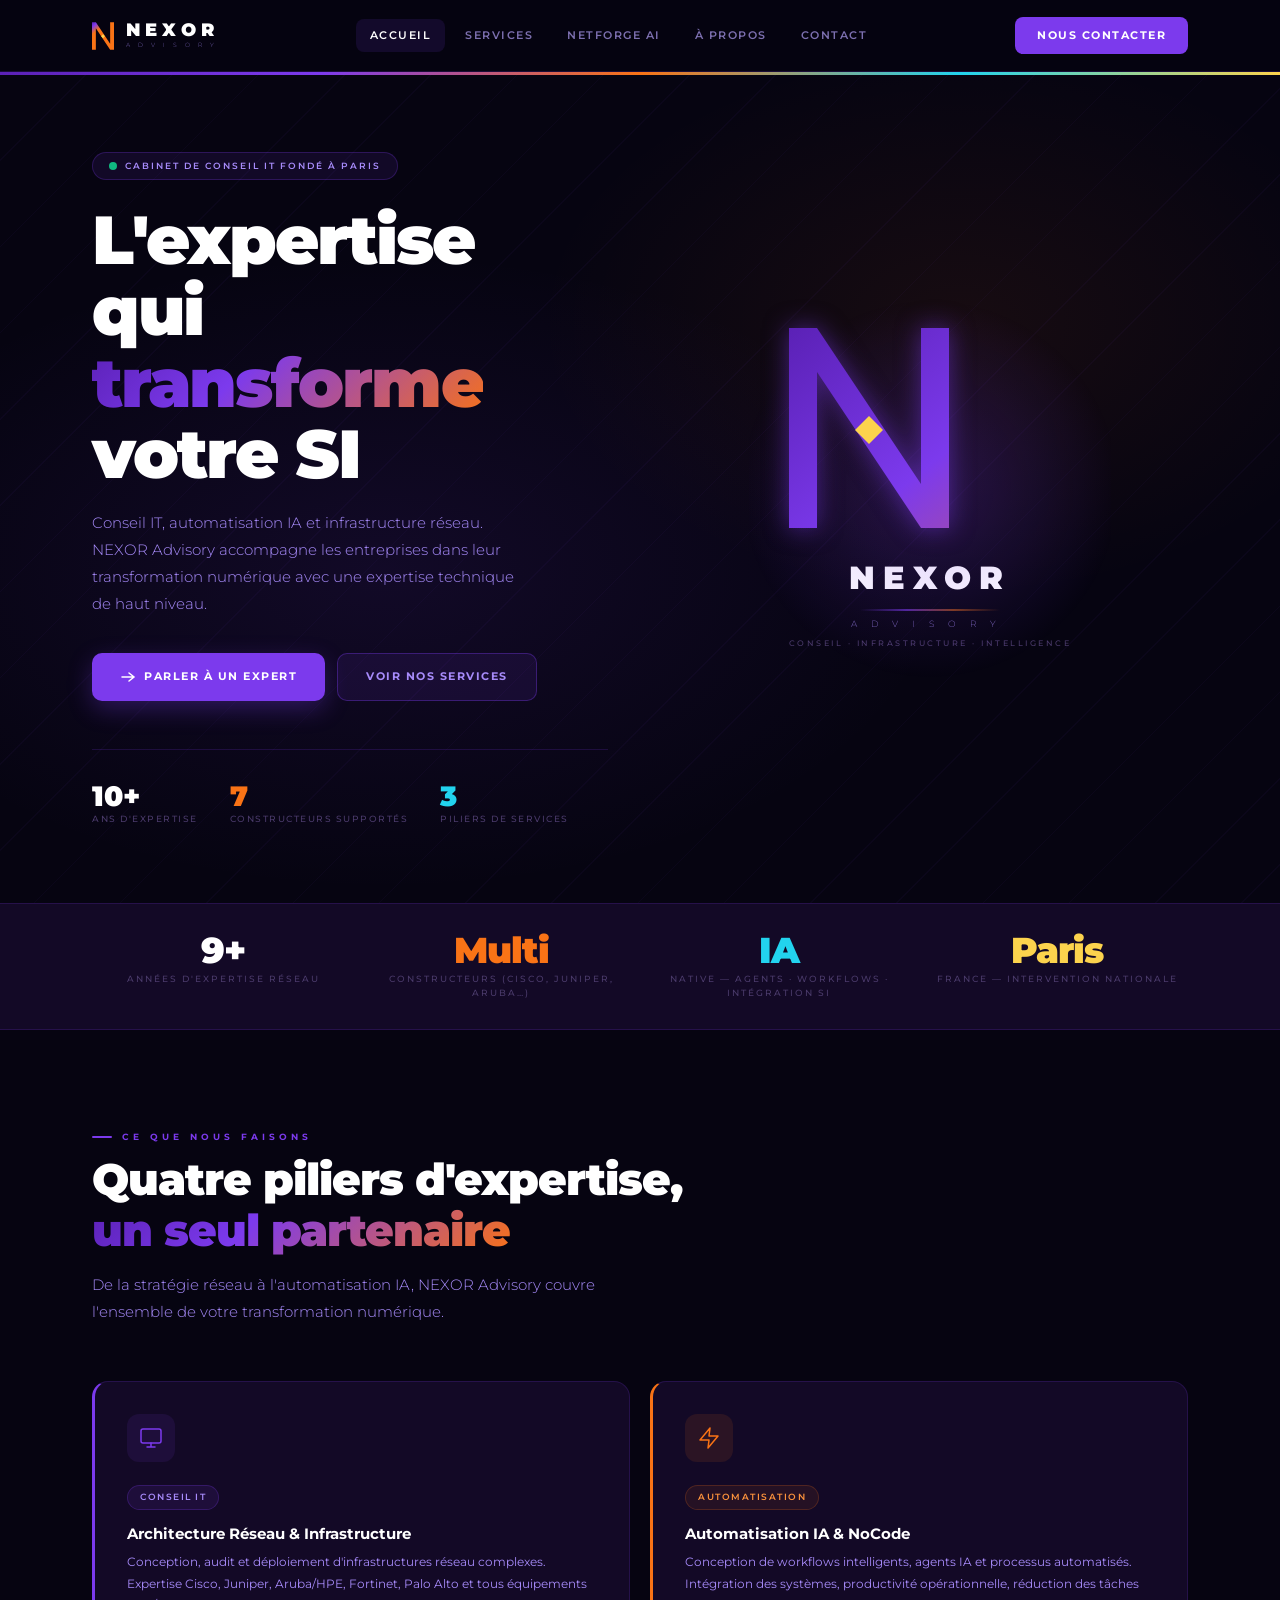
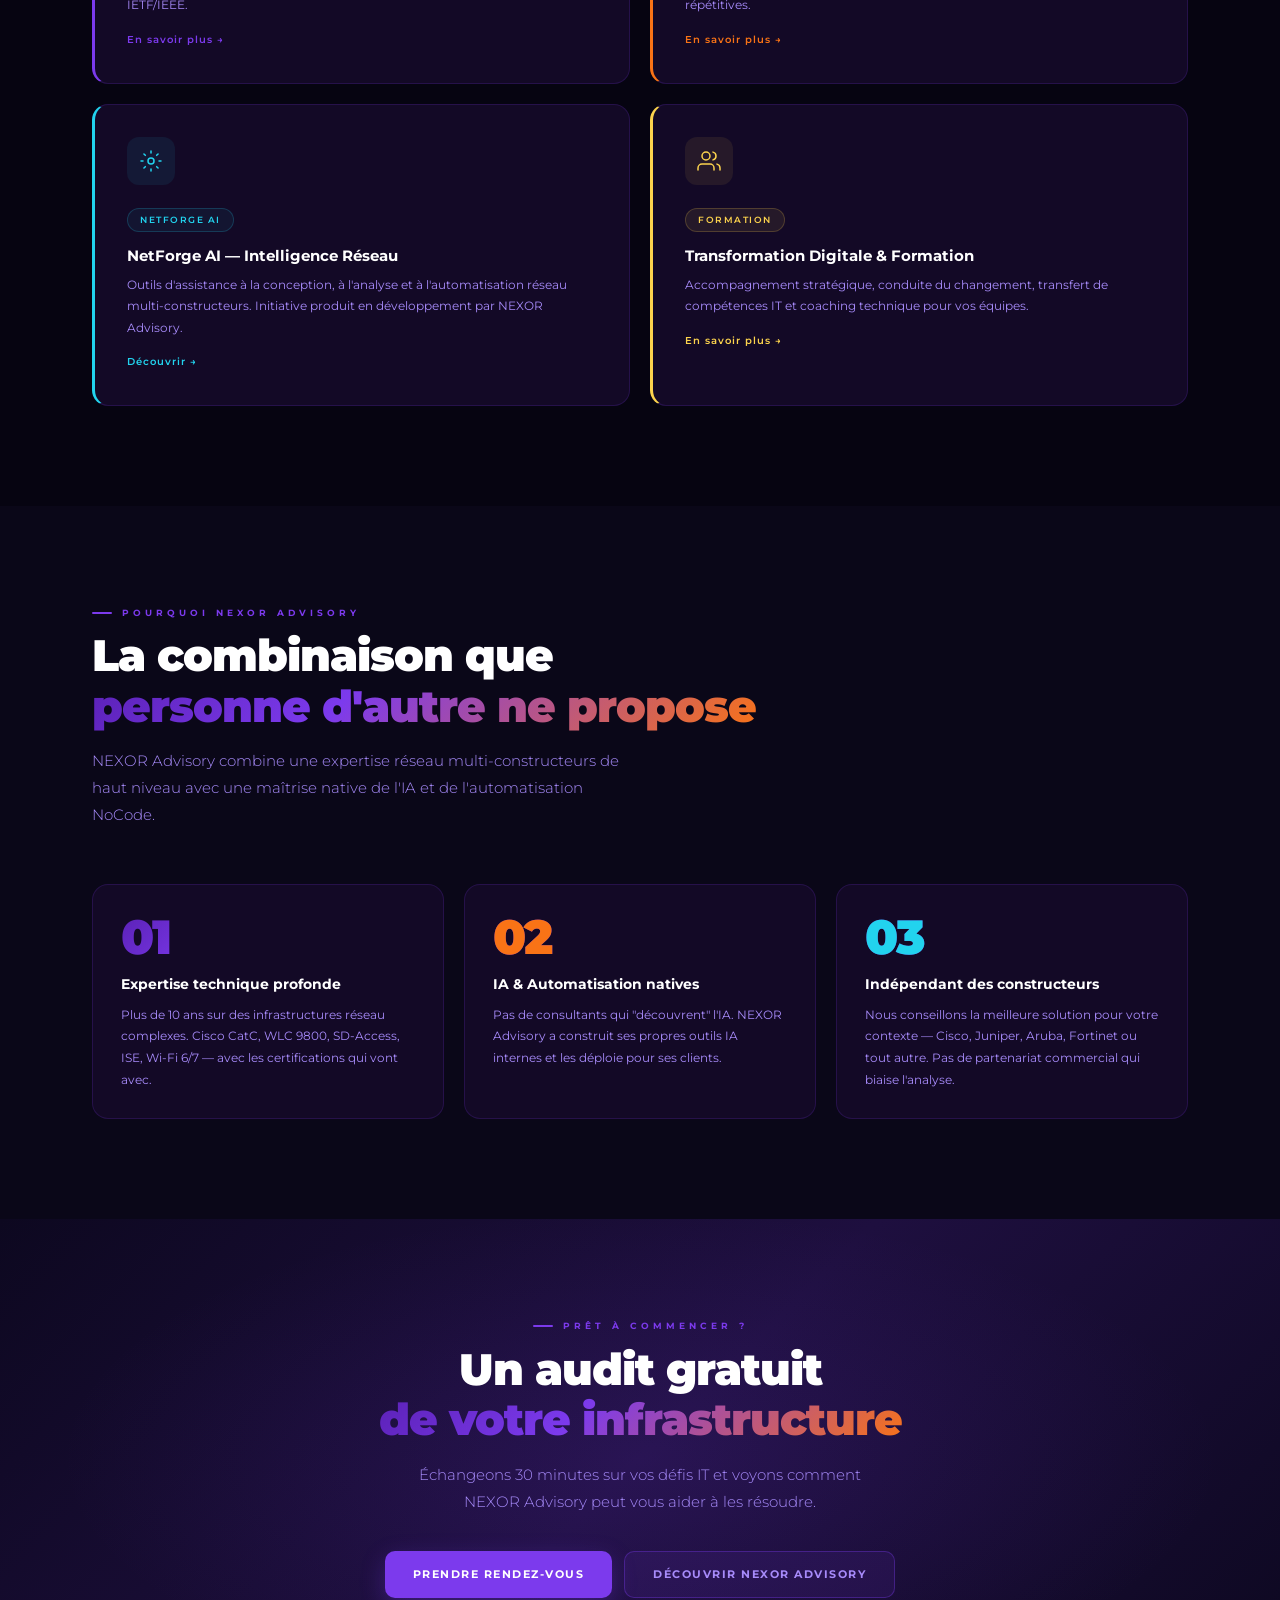
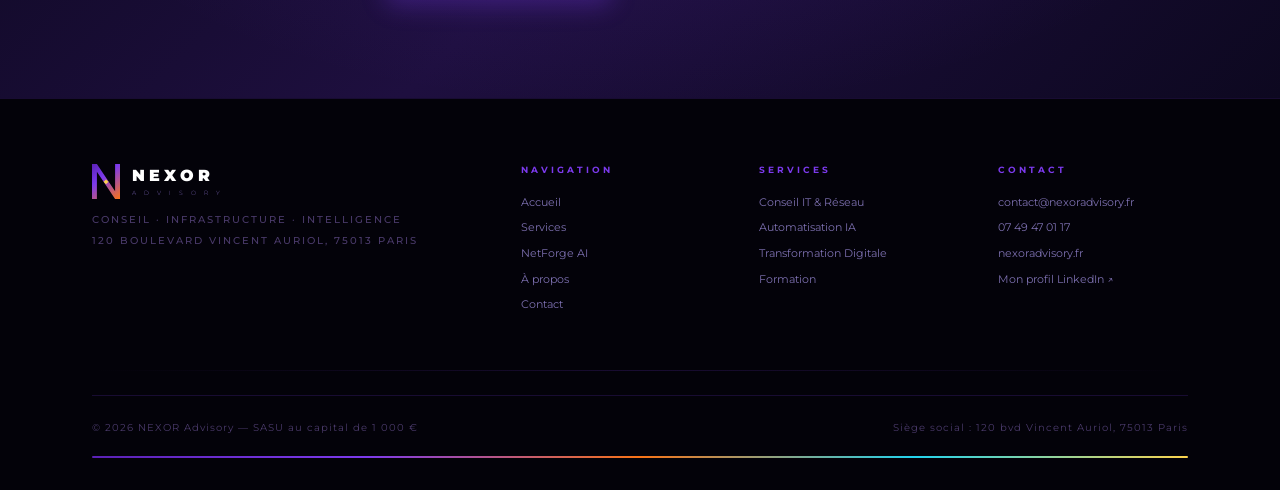
<file: site/index.html>
<!DOCTYPE html>
<html lang="fr">
<head>
<meta charset="UTF-8">
<meta name="viewport" content="width=device-width, initial-scale=1">
<meta name="description" content="NEXOR Advisory — Conseil IT, Automatisation IA, Infrastructure Réseau. Paris.">
<title>Accueil — NEXOR Advisory</title>
<link rel="preconnect" href="https://fonts.googleapis.com">
<link rel="stylesheet" href="css/aurora.css">
<style>
/* Hero */
.hero {
  min-height: calc(100vh - 72px);
  display: flex; align-items: center; justify-content: center;
  position: relative; overflow: hidden;
  background: radial-gradient(ellipse 80% 70% at 30% 60%, rgba(124,58,237,.1) 0%, transparent 55%),
              radial-gradient(ellipse 60% 60% at 75% 30%, rgba(249,115,22,.07) 0%, transparent 55%),
              var(--void);
}
.hero-bg-lines {
  position: absolute; inset: 0; opacity: .04;
  background: repeating-linear-gradient(135deg, transparent, transparent 60px, var(--violet) 60px, var(--violet) 61px);
}
.hero-inner {
  max-width: 1160px; width: 100%; margin: 0 auto; padding: 0 32px;
  display: grid; grid-template-columns: 1fr 1fr; gap: 64px; align-items: center;
}
.hero-badge {
  display: inline-flex; align-items: center; gap: 8px;
  background: rgba(124,58,237,.1); border: 1px solid rgba(124,58,237,.25);
  border-radius: 20px; padding: 6px 16px; margin-bottom: 24px;
  font-size: 9px; font-weight: 600; letter-spacing: 2px; text-transform: uppercase;
  color: var(--lavender);
}
.hero-title {
  font-size: clamp(36px, 5.5vw, 68px); font-weight: 900;
  letter-spacing: -2px; line-height: 1.05; margin-bottom: 20px;
}
.hero-title .grad {
  background: var(--grad-aurora);
  -webkit-background-clip: text; -webkit-text-fill-color: transparent;
  background-clip: text;
}
.hero-sub {
  font-size: 15px; font-weight: 300; color: var(--text-3); line-height: 1.8;
  margin-bottom: 36px; max-width: 440px;
}
.hero-ctas { display: flex; gap: 12px; flex-wrap: wrap; margin-bottom: 48px; }
.hero-proof {
  display: flex; gap: 32px; flex-wrap: wrap;
  border-top: 1px solid var(--border); padding-top: 32px;
}
.hero-proof-item { }
.hero-proof-num {
  font-size: 28px; font-weight: 900; color: var(--white); line-height: 1;
  margin-bottom: 2px;
}
.hero-proof-num .accent { color: var(--violet); }
.hero-proof-label {
  font-size: 9px; font-weight: 500; letter-spacing: 1.5px; text-transform: uppercase;
  color: var(--text-5);
}
.hero-visual {
  display: flex; flex-direction: column; align-items: center;
  animation: gradFloat 6s ease-in-out infinite;
}
.hero-mark-wrap {
  position: relative; display: inline-block;
}
.hero-mark-glow {
  position: absolute; inset: -40px;
  background: radial-gradient(circle, rgba(124,58,237,.25) 0%, transparent 70%);
  animation: gradFloat 4s ease-in-out infinite reverse;
}
/* Stats strip */
.stats-strip {
  background: var(--dark); border-top: 1px solid var(--border); border-bottom: 1px solid var(--border);
  padding: 28px 0;
}
.stats-strip-inner {
  max-width: 1160px; margin: 0 auto; padding: 0 32px;
  display: grid; grid-template-columns: repeat(4, 1fr); gap: 16px;
}
.stat { text-align: center; }
.stat-num {
  font-size: 36px; font-weight: 900; letter-spacing: -1px; color: var(--white); line-height: 1;
}
.stat-num .unit { font-size: 20px; color: var(--violet); }
.stat-label {
  font-size: 9px; font-weight: 500; letter-spacing: 2px; text-transform: uppercase;
  color: var(--text-5); margin-top: 4px;
}
/* Services grid */
.services-grid { display: grid; grid-template-columns: repeat(2, 1fr); gap: 20px; }
/* Differentiators */
.diff-grid { display: grid; grid-template-columns: repeat(3, 1fr); gap: 20px; }
.diff-card {
  background: var(--dark); border: 1px solid var(--border);
  border-radius: var(--radius); padding: 28px;
}
.diff-card-num {
  font-size: 48px; font-weight: 900; letter-spacing: -2px; line-height: 1;
  background: var(--grad-aurora);
  -webkit-background-clip: text; -webkit-text-fill-color: transparent;
  background-clip: text; margin-bottom: 12px;
}
/* CTA section */
.cta-section {
  background: linear-gradient(135deg, #0D0820 0%, #1E0F3F 50%, #0D0820 100%);
  position: relative; overflow: hidden;
}
.cta-section::before {
  content: ''; position: absolute; inset: 0;
  background: radial-gradient(ellipse 70% 80% at 50% 50%, rgba(124,58,237,.12) 0%, transparent 65%);
}
.cta-section-inner {
  position: relative; z-index: 1;
  text-align: center; max-width: 640px; margin: 0 auto; padding: 0 32px;
}
@media (max-width: 768px) {
  .hero-inner { grid-template-columns: 1fr; }
  .hero-visual { display: none; }
  .stats-strip-inner { grid-template-columns: repeat(2, 1fr); }
  .services-grid { grid-template-columns: 1fr; }
  .diff-grid { grid-template-columns: 1fr; }
}
</style>
</head>
<body>
<style>
@keyframes nexusPulse {
  0%,100%{filter:drop-shadow(0 0 6px rgba(252,211,77,.6))}
  50%{filter:drop-shadow(0 0 18px rgba(252,211,77,.9))}
}
</style>
<nav class="nav">
  <div class="nav-inner">
    <a href="index.html" class="nav-logo">
      <svg viewBox="0 0 80 100" width="22" height="28" xmlns="http://www.w3.org/2000/svg">
  <defs>
    <linearGradient id="ganav" x1="0" y1="0" x2="22" y2="28" gradientUnits="userSpaceOnUse">
      <stop offset="0%" stop-color="#5B21B6"/>
      <stop offset="38%" stop-color="#7C3AED"/>
      <stop offset="100%" stop-color="#F97316"/>
    </linearGradient>
  </defs>
  <path d="M0,0 L0,100 L14,100 L14,22 L66,100 L80,100 L80,0 L66,0 L66,78 L14,0 Z" fill="url(#ganav)"/>
  <polygon points="40,44 47,51 40,58 33,51" fill="#FCD34D" style="animation:nexusPulse 2.5s ease-in-out infinite"/>
</svg>
      <div class="nav-logo-text">
        <span class="nav-logo-nexor">NEXOR</span>
        <span class="nav-logo-adv">ADVISORY</span>
      </div>
    </a>
    <div class="nav-links">
      <a href="index.html" class="nav-link active">Accueil</a>
      <a href="services.html" class="nav-link">Services</a>
      <a href="netforge.html" class="nav-link">NetForge AI</a>
      <a href="a-propos.html" class="nav-link">À propos</a>
      <a href="contact.html" class="nav-link">Contact</a>
      
    </div>
    <a href="contact.html" class="nav-cta">Nous contacter</a>
    <button class="nav-mobile-btn" aria-label="Menu">
      <span></span><span></span><span></span>
    </button>
  </div>
</nav>
<main>

<div class="aurora-band"></div>

<!-- HERO -->
<section class="hero">
  <div class="hero-bg-lines"></div>
  <div class="hero-inner">
    <div>
      <div class="hero-badge anim-1">
        <svg width="8" height="8" viewBox="0 0 8 8"><circle cx="4" cy="4" r="4" fill="#10B981"/></svg>
        Cabinet de conseil IT fondé à Paris
      </div>
      <h1 class="hero-title anim-2">
        L'expertise<br>qui <span class="grad">transforme</span><br>votre SI
      </h1>
      <p class="hero-sub anim-3">
        Conseil IT, automatisation IA et infrastructure réseau.
        NEXOR Advisory accompagne les entreprises dans leur transformation
        numérique avec une expertise technique de haut niveau.
      </p>
      <div class="hero-ctas anim-4">
        <a href="contact.html" class="btn btn-primary">
          <svg viewBox="0 0 16 16" fill="none"><path d="M2 8h12M9 4l5 4-5 4" stroke="currentColor" stroke-width="1.5" stroke-linecap="round"/></svg>
          Parler à un expert
        </a>
        <a href="services.html" class="btn btn-secondary">Voir nos services</a>
      </div>
      <div class="hero-proof anim-5">
        <div class="hero-proof-item">
          <div class="hero-proof-num"><span data-target="10" data-suffix="+">10+</span></div>
          <div class="hero-proof-label">Ans d'expertise</div>
        </div>
        <div class="hero-proof-item">
          <div class="hero-proof-num" style="color:var(--flame)">7</div>
          <div class="hero-proof-label">Constructeurs supportés</div>
        </div>
        <div class="hero-proof-item">
          <div class="hero-proof-num" style="color:var(--cyan)">3</div>
          <div class="hero-proof-label">Piliers de services</div>
        </div>
      </div>
    </div>
    <div class="hero-visual anim-3">
      <div class="hero-mark-wrap">
        <div class="hero-mark-glow"></div>
        <svg viewBox="0 0 80 100" width="160" height="200" xmlns="http://www.w3.org/2000/svg" style="filter:drop-shadow(0 0 12px rgba(124,58,237,.5))">
  <defs>
    <linearGradient id="gahero" x1="0" y1="0" x2="160" y2="200" gradientUnits="userSpaceOnUse">
      <stop offset="0%" stop-color="#5B21B6"/>
      <stop offset="38%" stop-color="#7C3AED"/>
      <stop offset="100%" stop-color="#F97316"/>
    </linearGradient>
  </defs>
  <path d="M0,0 L0,100 L14,100 L14,22 L66,100 L80,100 L80,0 L66,0 L66,78 L14,0 Z" fill="url(#gahero)"/>
  <polygon points="40,44 47,51 40,58 33,51" fill="#FCD34D" style="animation:nexusPulse 2.5s ease-in-out infinite"/>
</svg>
        <div style="text-align:center;margin-top:16px">
          <div style="font-size:32px;font-weight:900;letter-spacing:8px;color:#fff">NEXOR</div>
          <div style="height:1.5px;background:linear-gradient(90deg,transparent,rgba(124,58,237,.6),rgba(249,115,22,.5),transparent);margin:6px auto;width:140px"></div>
          <div style="font-size:9px;font-weight:200;letter-spacing:14px;color:var(--lavender)">ADVISORY</div>
          <div style="font-size:8px;font-weight:500;letter-spacing:2.5px;color:var(--text-5);text-transform:uppercase;margin-top:6px">Conseil · Infrastructure · Intelligence</div>
        </div>
      </div>
    </div>
  </div>
</section>

<!-- STATS STRIP -->
<div class="stats-strip">
  <div class="stats-strip-inner">
    <div class="stat reveal">
      <div class="stat-num"><span data-target="10" data-suffix="+">10+</span></div>
      <div class="stat-label">Années d'expertise réseau</div>
    </div>
    <div class="stat reveal">
      <div class="stat-num" style="color:var(--flame)">Multi</div>
      <div class="stat-label">Constructeurs (Cisco, Juniper, Aruba…)</div>
    </div>
    <div class="stat reveal">
      <div class="stat-num" style="color:var(--cyan)">IA</div>
      <div class="stat-label">Native — Agents · Workflows · Intégration SI</div>
    </div>
    <div class="stat reveal">
      <div class="stat-num" style="color:var(--solar)">Paris</div>
      <div class="stat-label">France — intervention nationale</div>
    </div>
  </div>
</div>

<!-- SERVICES -->
<section class="section">
  <div class="section-inner">
    <div class="section-eyebrow reveal">Ce que nous faisons</div>
    <h2 class="section-title reveal">Quatre piliers d'expertise,<br><em>un seul partenaire</em></h2>
    <p class="section-desc reveal" style="margin-bottom:56px">
      De la stratégie réseau à l'automatisation IA, NEXOR Advisory couvre l'ensemble
      de votre transformation numérique.
    </p>
    <div class="services-grid">
      <div class="card reveal" style="border-left:3px solid var(--violet)">
        <div class="card-icon" style="background:rgba(124,58,237,.1)">
          <svg width="24" height="24" viewBox="0 0 24 24" fill="none"><rect x="2" y="3" width="20" height="14" rx="2" stroke="#7C3AED" stroke-width="1.5"/><path d="M8 21h8M12 17v4" stroke="#7C3AED" stroke-width="1.5" stroke-linecap="round"/></svg>
        </div>
        <div class="pill" style="margin-bottom:14px">Conseil IT</div>
        <h3 class="card-title">Architecture Réseau &amp; Infrastructure</h3>
        <p class="card-desc">Conception, audit et déploiement d'infrastructures réseau complexes. Expertise Cisco, Juniper, Aruba/HPE, Fortinet, Palo Alto et tous équipements IETF/IEEE.</p>
        <a href="services.html#conseil" style="display:inline-block;margin-top:16px;font-size:10px;font-weight:600;letter-spacing:1px;color:var(--violet);">En savoir plus →</a>
      </div>
      <div class="card reveal" style="border-left:3px solid var(--flame)">
        <div class="card-icon" style="background:rgba(249,115,22,.1)">
          <svg width="24" height="24" viewBox="0 0 24 24" fill="none"><path d="M13 2L3 14h9l-1 8 10-12h-9l1-8z" stroke="#F97316" stroke-width="1.5" stroke-linejoin="round"/></svg>
        </div>
        <div class="pill pill-flame" style="margin-bottom:14px">Automatisation</div>
        <h3 class="card-title">Automatisation IA &amp; NoCode</h3>
        <p class="card-desc">Conception de workflows intelligents, agents IA et processus automatisés. Intégration des systèmes, productivité opérationnelle, réduction des tâches répétitives.</p>
        <a href="services.html#automation" style="display:inline-block;margin-top:16px;font-size:10px;font-weight:600;letter-spacing:1px;color:var(--flame);">En savoir plus →</a>
      </div>
      <div class="card reveal" style="border-left:3px solid var(--cyan)">
        <div class="card-icon" style="background:rgba(34,211,238,.08)">
          <svg width="24" height="24" viewBox="0 0 24 24" fill="none"><circle cx="12" cy="12" r="3" stroke="#22D3EE" stroke-width="1.5"/><path d="M12 2v2M12 20v2M2 12h2M20 12h2M4.93 4.93l1.41 1.41M17.66 17.66l1.41 1.41M4.93 19.07l1.41-1.41M17.66 6.34l1.41-1.41" stroke="#22D3EE" stroke-width="1.5" stroke-linecap="round"/></svg>
        </div>
        <div class="pill pill-cyan" style="margin-bottom:14px">NetForge AI</div>
        <h3 class="card-title">NetForge AI — Intelligence Réseau</h3>
        <p class="card-desc">Outils d'assistance à la conception, à l'analyse et à l'automatisation réseau multi-constructeurs. Initiative produit en développement par NEXOR Advisory.</p>
        <a href="netforge.html" style="display:inline-block;margin-top:16px;font-size:10px;font-weight:600;letter-spacing:1px;color:var(--cyan);">Découvrir →</a>
      </div>
      <div class="card reveal" style="border-left:3px solid var(--solar)">
        <div class="card-icon" style="background:rgba(252,211,77,.08)">
          <svg width="24" height="24" viewBox="0 0 24 24" fill="none"><path d="M17 21v-2a4 4 0 00-4-4H5a4 4 0 00-4 4v2M9 11a4 4 0 100-8 4 4 0 000 8zM23 21v-2a4 4 0 00-3-3.87M16 3.13a4 4 0 010 7.75" stroke="#FCD34D" stroke-width="1.5" stroke-linecap="round"/></svg>
        </div>
        <div class="pill" style="margin-bottom:14px;background:rgba(252,211,77,.08);border-color:rgba(252,211,77,.2);color:#FCD34D">Formation</div>
        <h3 class="card-title">Transformation Digitale &amp; Formation</h3>
        <p class="card-desc">Accompagnement stratégique, conduite du changement, transfert de compétences IT et coaching technique pour vos équipes.</p>
        <a href="services.html#formation" style="display:inline-block;margin-top:16px;font-size:10px;font-weight:600;letter-spacing:1px;color:#FCD34D;">En savoir plus →</a>
      </div>
    </div>
  </div>
</section>

<!-- DIFFÉRENCIATION -->
<section class="section section-alt">
  <div class="section-inner">
    <div class="section-eyebrow reveal">Pourquoi NEXOR Advisory</div>
    <h2 class="section-title reveal">La combinaison que<br><em>personne d'autre ne propose</em></h2>
    <p class="section-desc reveal" style="margin-bottom:56px">
      NEXOR Advisory combine une expertise réseau multi-constructeurs de haut niveau avec une maîtrise native de l'IA et de l'automatisation NoCode.
    </p>
    <div class="diff-grid">
      <div class="diff-card reveal">
        <div class="diff-card-num">01</div>
        <h3 style="font-size:14px;font-weight:700;color:var(--white);margin-bottom:8px">Expertise technique profonde</h3>
        <p style="font-size:12px;color:var(--text-3);line-height:1.8">Plus de 10 ans sur des infrastructures réseau complexes. Cisco CatC, WLC 9800, SD-Access, ISE, Wi-Fi 6/7 — avec les certifications qui vont avec.</p>
      </div>
      <div class="diff-card reveal">
        <div class="diff-card-num" style="-webkit-text-fill-color:unset;color:var(--flame)">02</div>
        <h3 style="font-size:14px;font-weight:700;color:var(--white);margin-bottom:8px">IA &amp; Automatisation natives</h3>
        <p style="font-size:12px;color:var(--text-3);line-height:1.8">Pas de consultants qui "découvrent" l'IA. NEXOR Advisory a construit ses propres outils IA internes et les déploie pour ses clients.</p>
      </div>
      <div class="diff-card reveal">
        <div class="diff-card-num" style="-webkit-text-fill-color:unset;color:var(--cyan)">03</div>
        <h3 style="font-size:14px;font-weight:700;color:var(--white);margin-bottom:8px">Indépendant des constructeurs</h3>
        <p style="font-size:12px;color:var(--text-3);line-height:1.8">Nous conseillons la meilleure solution pour votre contexte — Cisco, Juniper, Aruba, Fortinet ou tout autre. Pas de partenariat commercial qui biaise l'analyse.</p>
      </div>
    </div>
  </div>
</section>

<!-- CTA -->
<section class="section cta-section">
  <div class="cta-section-inner">
    <div class="section-eyebrow reveal" style="justify-content:center">Prêt à commencer ?</div>
    <h2 class="section-title reveal" style="text-align:center">Un audit gratuit<br><em>de votre infrastructure</em></h2>
    <p class="section-desc reveal" style="text-align:center;max-width:480px;margin:0 auto 36px">
      Échangeons 30 minutes sur vos défis IT et voyons comment NEXOR Advisory peut vous aider à les résoudre.
    </p>
    <div class="reveal" style="display:flex;gap:12px;justify-content:center;flex-wrap:wrap">
      <a href="contact.html" class="btn btn-primary">Prendre rendez-vous</a>
      <a href="a-propos.html" class="btn btn-secondary">Découvrir NEXOR Advisory</a>
    </div>
  </div>
</section>

</main>
<footer>
  <div class="footer-inner">
    <div class="footer-top">
      <div class="footer-brand">
        <div style="display:flex;align-items:center;gap:12px;margin-bottom:12px">
          <svg viewBox="0 0 80 100" width="28" height="35" xmlns="http://www.w3.org/2000/svg">
            <defs><linearGradient id="gaft" x1="0" y1="0" x2="80" y2="100" gradientUnits="userSpaceOnUse">
              <stop offset="0%" stop-color="#5B21B6"/><stop offset="38%" stop-color="#7C3AED"/>
              <stop offset="100%" stop-color="#F97316"/>
            </linearGradient></defs>
            <path d="M0,0 L0,100 L14,100 L14,22 L66,100 L80,100 L80,0 L66,0 L66,78 L14,0 Z" fill="url(#gaft)"/>
            <polygon points="40,44 47,51 40,58 33,51" fill="#FCD34D"/>
          </svg>
          <div>
            <div style="font-size:16px;font-weight:900;letter-spacing:4px;color:#fff">NEXOR</div>
            <div style="font-size:6px;font-weight:200;letter-spacing:8px;color:#A78BFA">ADVISORY</div>
          </div>
        </div>
        <p class="tagline-f">Conseil · Infrastructure · Intelligence</p>
        <p class="tagline-f" style="margin-top:4px">120 boulevard Vincent Auriol, 75013 Paris</p>
      </div>
      <div class="footer-col">
        <h4>Navigation</h4>
        <a href="index.html">Accueil</a>
        <a href="services.html">Services</a>
        <a href="netforge.html">NetForge AI</a>
        <a href="a-propos.html">À propos</a>
        <a href="contact.html">Contact</a>
      </div>
      <div class="footer-col">
        <h4>Services</h4>
        <a href="services.html#conseil">Conseil IT &amp; Réseau</a>
        <a href="services.html#automation">Automatisation IA</a>
        <a href="services.html#transformation">Transformation Digitale</a>
        <a href="services.html#formation">Formation</a>
      </div>
      <div class="footer-col">
        <h4>Contact</h4>
        <a href="mailto:contact@nexoradvisory.fr">contact@nexoradvisory.fr</a>
        <a href="tel:+33749470117">07 49 47 01 17</a>
        <a href="nexoradvisory.fr">nexoradvisory.fr</a>
        <a href="https://www.linkedin.com/in/romaric-okemba-27833230/" target="_blank" rel="noopener">Mon profil LinkedIn ↗</a>
      </div>
    </div>
    <div class="divider"></div>
    <div class="footer-bottom" style="margin-top:24px">
      <p>© 2026 NEXOR Advisory — SASU au capital de 1 000 €</p>
      <p>Siège social : 120 bvd Vincent Auriol, 75013 Paris</p>
    </div>
    <div class="footer-band" style="margin-top:20px"></div>
  </div>
</footer>
<script src="js/main.js"></script>
</body>
</html>
</file>
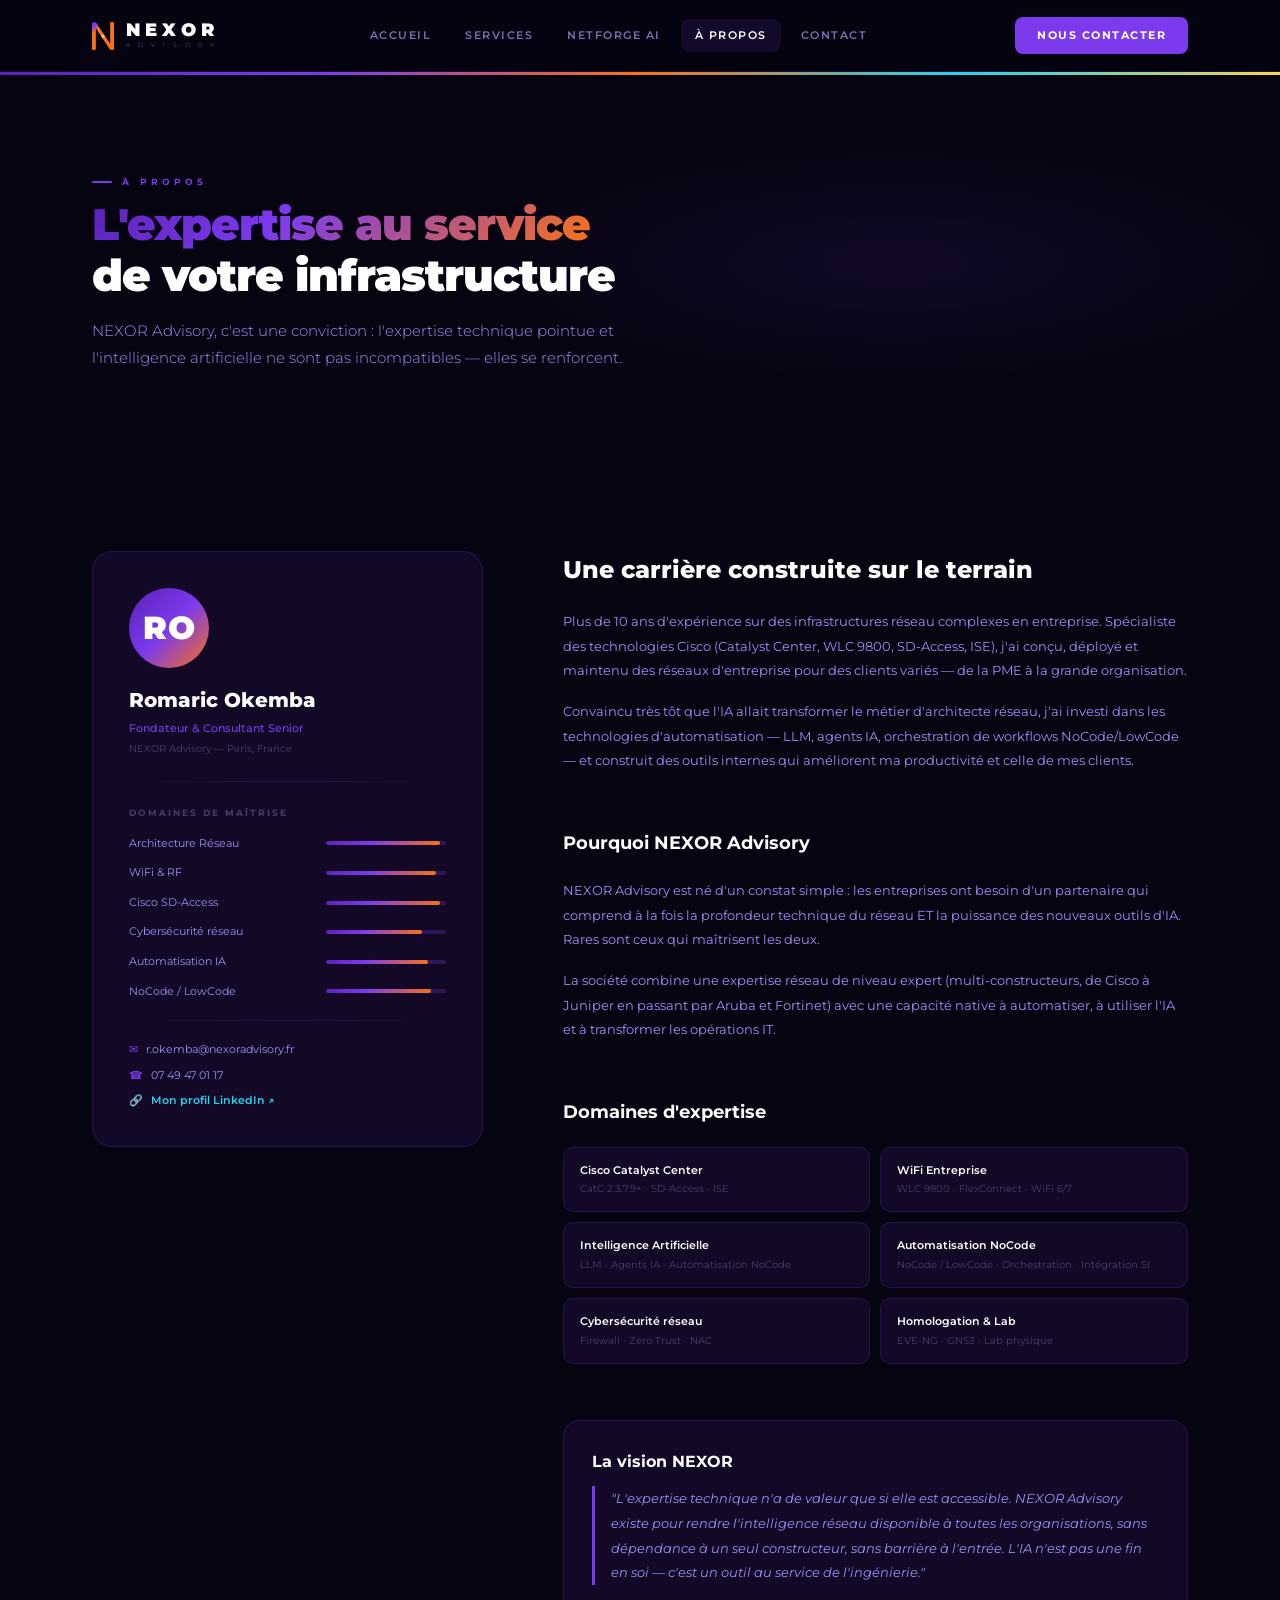
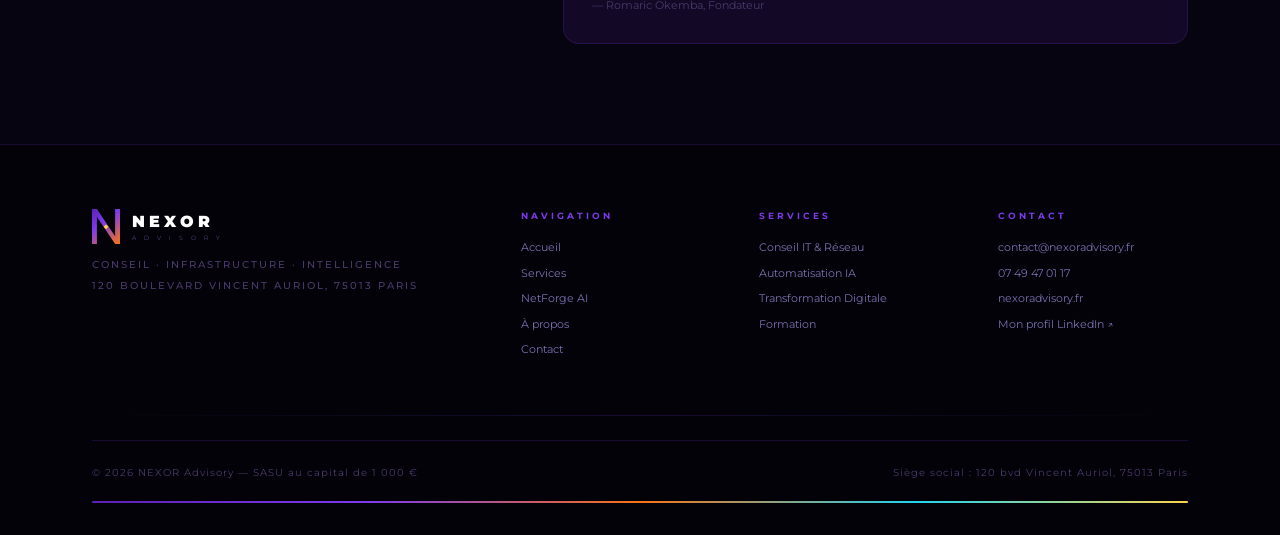
<file: site/a-propos.html>
<!DOCTYPE html>
<html lang="fr">
<head>
<meta charset="UTF-8">
<meta name="viewport" content="width=device-width, initial-scale=1">
<meta name="description" content="À propos de NEXOR Advisory — Romaric Okemba, fondateur, expert réseau et automatisation IA.">
<title>À propos — NEXOR Advisory</title>
<link rel="preconnect" href="https://fonts.googleapis.com">
<link rel="stylesheet" href="css/aurora.css">
<style>
.about-hero {
  padding: 100px 0 80px;
  background: radial-gradient(ellipse 60% 60% at 70% 50%, rgba(124,58,237,.1) 0%, transparent 55%), var(--void);
}
.about-grid { display: grid; grid-template-columns: 1fr 1.6fr; gap: 80px; align-items: start; }
.profile-card {
  background: var(--dark); border: 1px solid var(--border);
  border-radius: 20px; padding: 36px; position: sticky; top: 96px;
}
.profile-avatar {
  width: 80px; height: 80px; border-radius: 50%;
  background: linear-gradient(135deg, var(--violet-d), var(--violet), var(--flame));
  display: flex; align-items: center; justify-content: center;
  font-size: 32px; font-weight: 900; color: #fff;
  margin-bottom: 16px; letter-spacing: 1px;
}
.skill-item { display: flex; align-items: center; justify-content: space-between; margin-bottom: 12px; }
.skill-name { font-size: 11px; color: var(--text-3); }
.skill-bar { width: 120px; height: 4px; background: var(--dusk); border-radius: 2px; overflow: hidden; }
.skill-fill { height: 100%; background: var(--grad-aurora); border-radius: 2px; }
@media (max-width: 768px) {
  .about-grid { grid-template-columns: 1fr; }
  .profile-card { position: static; }
}
</style>
</head>
<body>
<style>
@keyframes nexusPulse {
  0%,100%{filter:drop-shadow(0 0 6px rgba(252,211,77,.6))}
  50%{filter:drop-shadow(0 0 18px rgba(252,211,77,.9))}
}
</style>
<nav class="nav">
  <div class="nav-inner">
    <a href="index.html" class="nav-logo">
      <svg viewBox="0 0 80 100" width="22" height="28" xmlns="http://www.w3.org/2000/svg">
  <defs>
    <linearGradient id="ganav" x1="0" y1="0" x2="22" y2="28" gradientUnits="userSpaceOnUse">
      <stop offset="0%" stop-color="#5B21B6"/>
      <stop offset="38%" stop-color="#7C3AED"/>
      <stop offset="100%" stop-color="#F97316"/>
    </linearGradient>
  </defs>
  <path d="M0,0 L0,100 L14,100 L14,22 L66,100 L80,100 L80,0 L66,0 L66,78 L14,0 Z" fill="url(#ganav)"/>
  <polygon points="40,44 47,51 40,58 33,51" fill="#FCD34D" style="animation:nexusPulse 2.5s ease-in-out infinite"/>
</svg>
      <div class="nav-logo-text">
        <span class="nav-logo-nexor">NEXOR</span>
        <span class="nav-logo-adv">ADVISORY</span>
      </div>
    </a>
    <div class="nav-links">
      <a href="index.html" class="nav-link">Accueil</a>
      <a href="services.html" class="nav-link">Services</a>
      <a href="netforge.html" class="nav-link">NetForge AI</a>
      <a href="a-propos.html" class="nav-link active">À propos</a>
      <a href="contact.html" class="nav-link">Contact</a>
      
    </div>
    <a href="contact.html" class="nav-cta">Nous contacter</a>
    <button class="nav-mobile-btn" aria-label="Menu">
      <span></span><span></span><span></span>
    </button>
  </div>
</nav>
<main>

<div class="aurora-band"></div>
<section class="about-hero">
  <div class="section-inner">
    <div class="section-eyebrow anim-1">À propos</div>
    <h1 class="section-title anim-2" style="max-width:600px"><em>L'expertise au service</em><br>de votre infrastructure</h1>
    <p class="section-desc anim-3">
      NEXOR Advisory, c'est une conviction : l'expertise technique pointue et l'intelligence artificielle ne sont pas incompatibles — elles se renforcent.
    </p>
  </div>
</section>

<section class="section">
  <div class="section-inner">
    <div class="about-grid">
      <!-- Profil sidebar -->
      <div class="reveal">
        <div class="profile-card">
          <div class="profile-avatar">RO</div>
          <h2 style="font-size:20px;font-weight:800;color:var(--white);margin-bottom:4px">Romaric Okemba</h2>
          <p style="font-size:11px;color:var(--violet);font-weight:500;margin-bottom:4px">Fondateur &amp; Consultant Senior</p>
          <p style="font-size:10px;color:var(--text-5);margin-bottom:24px">NEXOR Advisory — Paris, France</p>
          <div class="divider" style="margin-bottom:24px"></div>
          <div style="font-size:9px;font-weight:700;letter-spacing:2px;text-transform:uppercase;color:var(--text-5);margin-bottom:14px">Domaines de maîtrise</div>
          <div class="skill-item"><span class="skill-name">Architecture Réseau</span><div class="skill-bar"><div class="skill-fill" style="width:95%"></div></div></div>
          <div class="skill-item"><span class="skill-name">WiFi &amp; RF</span><div class="skill-bar"><div class="skill-fill" style="width:92%"></div></div></div>
          <div class="skill-item"><span class="skill-name">Cisco SD-Access</span><div class="skill-bar"><div class="skill-fill" style="width:95%"></div></div></div>
          <div class="skill-item"><span class="skill-name">Cybersécurité réseau</span><div class="skill-bar"><div class="skill-fill" style="width:80%"></div></div></div>
          <div class="skill-item"><span class="skill-name">Automatisation IA</span><div class="skill-bar"><div class="skill-fill" style="width:85%"></div></div></div>
          <div class="skill-item"><span class="skill-name">NoCode / LowCode</span><div class="skill-bar"><div class="skill-fill" style="width:88%"></div></div></div>
          <div class="divider" style="margin:20px 0"></div>
          <div style="display:flex;flex-direction:column;gap:8px">
            <a href="mailto:r.okemba@nexoradvisory.fr" style="font-size:11px;color:var(--lavender);display:flex;align-items:center;gap:8px">
              <span style="color:var(--violet)">✉</span> r.okemba@nexoradvisory.fr
            </a>
            <a href="tel:+33749470117" style="font-size:11px;color:var(--lavender);display:flex;align-items:center;gap:8px">
              <span style="color:var(--violet)">☎</span> 07 49 47 01 17
            </a>
            <a href="https://www.linkedin.com/in/romaric-okemba-27833230/" target="_blank" rel="noopener" style="font-size:11px;color:var(--cyan);display:flex;align-items:center;gap:8px;font-weight:600">
              <span>🔗</span> Mon profil LinkedIn ↗
            </a>
          </div>
        </div>
      </div>

      <!-- Content -->
      <div>
        <div class="reveal" style="margin-bottom:56px">
          <h2 style="font-size:24px;font-weight:800;color:var(--white);margin-bottom:20px">Une carrière construite sur le terrain</h2>
          <p style="font-size:13px;color:var(--text-3);line-height:1.9;margin-bottom:16px">
            Plus de 10 ans d'expérience sur des infrastructures réseau complexes en entreprise. Spécialiste des technologies Cisco (Catalyst Center, WLC 9800, SD-Access, ISE), j'ai conçu, déployé et maintenu des réseaux d'entreprise pour des clients variés — de la PME à la grande organisation.
          </p>
          <p style="font-size:13px;color:var(--text-3);line-height:1.9">
            Convaincu très tôt que l'IA allait transformer le métier d'architecte réseau, j'ai investi dans les technologies d'automatisation — LLM, agents IA, orchestration de workflows NoCode/LowCode — et construit des outils internes qui améliorent ma productivité et celle de mes clients.
          </p>
        </div>

        <div class="reveal" style="margin-bottom:56px">
          <h3 style="font-size:18px;font-weight:700;color:var(--white);margin-bottom:20px">Pourquoi NEXOR Advisory</h3>
          <p style="font-size:13px;color:var(--text-3);line-height:1.9;margin-bottom:16px">
            NEXOR Advisory est né d'un constat simple : les entreprises ont besoin d'un partenaire qui comprend à la fois la profondeur technique du réseau ET la puissance des nouveaux outils d'IA. Rares sont ceux qui maîtrisent les deux.
          </p>
          <p style="font-size:13px;color:var(--text-3);line-height:1.9">
            La société combine une expertise réseau de niveau expert (multi-constructeurs, de Cisco à Juniper en passant par Aruba et Fortinet) avec une capacité native à automatiser, à utiliser l'IA et à transformer les opérations IT.
          </p>
        </div>

        <div class="reveal" style="margin-bottom:56px">
          <h3 style="font-size:18px;font-weight:700;color:var(--white);margin-bottom:20px">Domaines d'expertise</h3>
          <div style="display:grid;grid-template-columns:1fr 1fr;gap:10px">
            <div style="padding:14px 16px;background:var(--dark);border-radius:10px;border:1px solid var(--border)">
              <div style="font-size:11px;font-weight:600;color:var(--white);margin-bottom:2px">Cisco Catalyst Center</div>
              <div style="font-size:10px;color:var(--text-5)">CatC 2.3.7.9+ · SD-Access · ISE</div>
            </div>
            <div style="padding:14px 16px;background:var(--dark);border-radius:10px;border:1px solid var(--border)">
              <div style="font-size:11px;font-weight:600;color:var(--white);margin-bottom:2px">WiFi Entreprise</div>
              <div style="font-size:10px;color:var(--text-5)">WLC 9800 · FlexConnect · WiFi 6/7</div>
            </div>
            <div style="padding:14px 16px;background:var(--dark);border-radius:10px;border:1px solid var(--border)">
              <div style="font-size:11px;font-weight:600;color:var(--white);margin-bottom:2px">Intelligence Artificielle</div>
              <div style="font-size:10px;color:var(--text-5)">LLM · Agents IA · Automatisation NoCode</div>
            </div>
            <div style="padding:14px 16px;background:var(--dark);border-radius:10px;border:1px solid var(--border)">
              <div style="font-size:11px;font-weight:600;color:var(--white);margin-bottom:2px">Automatisation NoCode</div>
              <div style="font-size:10px;color:var(--text-5)">NoCode / LowCode · Orchestration · Intégration SI</div>
            </div>
            <div style="padding:14px 16px;background:var(--dark);border-radius:10px;border:1px solid var(--border)">
              <div style="font-size:11px;font-weight:600;color:var(--white);margin-bottom:2px">Cybersécurité réseau</div>
              <div style="font-size:10px;color:var(--text-5)">Firewall · Zero Trust · NAC</div>
            </div>
            <div style="padding:14px 16px;background:var(--dark);border-radius:10px;border:1px solid var(--border)">
              <div style="font-size:11px;font-weight:600;color:var(--white);margin-bottom:2px">Homologation &amp; Lab</div>
              <div style="font-size:10px;color:var(--text-5)">EVE-NG · GNS3 · Lab physique</div>
            </div>
          </div>
        </div>

        <div class="reveal">
          <div style="background:var(--dark);border:1px solid var(--border);border-radius:16px;padding:28px">
            <h3 style="font-size:16px;font-weight:700;color:var(--white);margin-bottom:12px">La vision NEXOR</h3>
            <p style="font-size:13px;color:var(--text-3);line-height:1.9;font-style:italic;border-left:3px solid var(--violet);padding-left:16px">
              "L'expertise technique n'a de valeur que si elle est accessible. NEXOR Advisory existe pour rendre l'intelligence réseau disponible à toutes les organisations, sans dépendance à un seul constructeur, sans barrière à l'entrée. L'IA n'est pas une fin en soi — c'est un outil au service de l'ingénierie."
            </p>
            <p style="font-size:11px;color:var(--text-5);margin-top:12px">— Romaric Okemba, Fondateur</p>
          </div>
        </div>
      </div>
    </div>
  </div>
</section>

</main>
<footer>
  <div class="footer-inner">
    <div class="footer-top">
      <div class="footer-brand">
        <div style="display:flex;align-items:center;gap:12px;margin-bottom:12px">
          <svg viewBox="0 0 80 100" width="28" height="35" xmlns="http://www.w3.org/2000/svg">
            <defs><linearGradient id="gaft" x1="0" y1="0" x2="80" y2="100" gradientUnits="userSpaceOnUse">
              <stop offset="0%" stop-color="#5B21B6"/><stop offset="38%" stop-color="#7C3AED"/>
              <stop offset="100%" stop-color="#F97316"/>
            </linearGradient></defs>
            <path d="M0,0 L0,100 L14,100 L14,22 L66,100 L80,100 L80,0 L66,0 L66,78 L14,0 Z" fill="url(#gaft)"/>
            <polygon points="40,44 47,51 40,58 33,51" fill="#FCD34D"/>
          </svg>
          <div>
            <div style="font-size:16px;font-weight:900;letter-spacing:4px;color:#fff">NEXOR</div>
            <div style="font-size:6px;font-weight:200;letter-spacing:8px;color:#A78BFA">ADVISORY</div>
          </div>
        </div>
        <p class="tagline-f">Conseil · Infrastructure · Intelligence</p>
        <p class="tagline-f" style="margin-top:4px">120 boulevard Vincent Auriol, 75013 Paris</p>
      </div>
      <div class="footer-col">
        <h4>Navigation</h4>
        <a href="index.html">Accueil</a>
        <a href="services.html">Services</a>
        <a href="netforge.html">NetForge AI</a>
        <a href="a-propos.html">À propos</a>
        <a href="contact.html">Contact</a>
      </div>
      <div class="footer-col">
        <h4>Services</h4>
        <a href="services.html#conseil">Conseil IT &amp; Réseau</a>
        <a href="services.html#automation">Automatisation IA</a>
        <a href="services.html#transformation">Transformation Digitale</a>
        <a href="services.html#formation">Formation</a>
      </div>
      <div class="footer-col">
        <h4>Contact</h4>
        <a href="mailto:contact@nexoradvisory.fr">contact@nexoradvisory.fr</a>
        <a href="tel:+33749470117">07 49 47 01 17</a>
        <a href="nexoradvisory.fr">nexoradvisory.fr</a>
        <a href="https://www.linkedin.com/in/romaric-okemba-27833230/" target="_blank" rel="noopener">Mon profil LinkedIn ↗</a>
      </div>
    </div>
    <div class="divider"></div>
    <div class="footer-bottom" style="margin-top:24px">
      <p>© 2026 NEXOR Advisory — SASU au capital de 1 000 €</p>
      <p>Siège social : 120 bvd Vincent Auriol, 75013 Paris</p>
    </div>
    <div class="footer-band" style="margin-top:20px"></div>
  </div>
</footer>
<script src="js/main.js"></script>
</body>
</html>
</file>
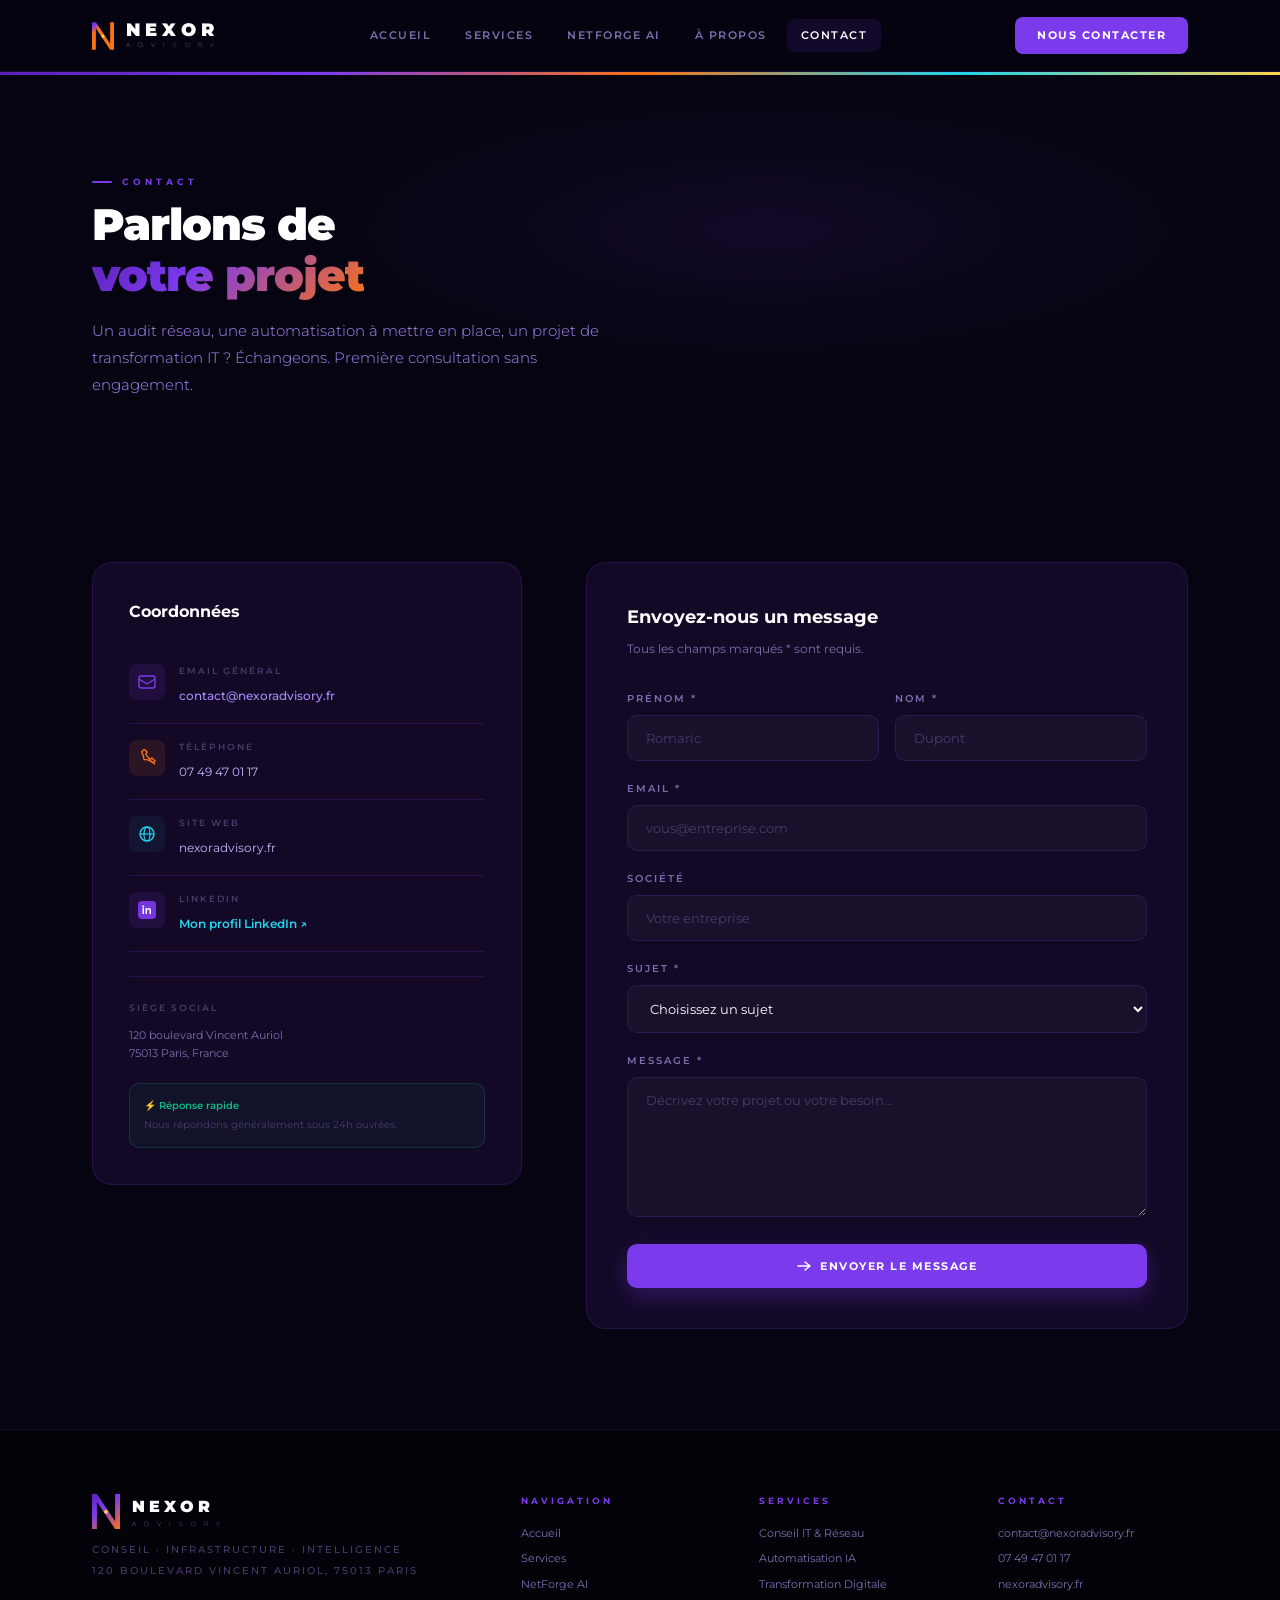
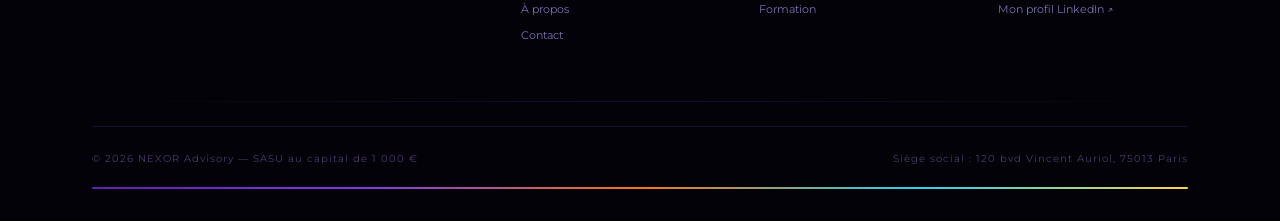
<file: site/contact.html>
<!DOCTYPE html>
<html lang="fr">
<head>
<meta charset="UTF-8">
<meta name="viewport" content="width=device-width, initial-scale=1">
<meta name="description" content="Contacter NEXOR Advisory — Paris. Conseil IT, réseau, automatisation IA. Première consultation gratuite.">
<title>Contact — NEXOR Advisory</title>
<link rel="preconnect" href="https://fonts.googleapis.com">
<link rel="stylesheet" href="css/aurora.css">
<style>
.contact-hero {
  padding: 100px 0 64px;
  background: radial-gradient(ellipse 60% 60% at 60% 40%, rgba(124,58,237,.1) 0%, transparent 60%), var(--void);
}
.contact-grid { display: grid; grid-template-columns: 1fr 1.4fr; gap: 64px; align-items: start; }
.contact-info-card {
  background: var(--dark); border: 1px solid var(--border);
  border-radius: 20px; padding: 36px; position: sticky; top: 96px;
}
.contact-method {
  display: flex; gap: 14px; align-items: flex-start;
  padding: 16px 0; border-bottom: 1px solid var(--border);
}
.contact-method:last-of-type { border-bottom: none; }
.contact-method-icon {
  width: 36px; height: 36px; border-radius: 8px; flex-shrink: 0;
  display: flex; align-items: center; justify-content: center;
}
.contact-method-label { font-size: 9px; font-weight: 600; letter-spacing: 2px; text-transform: uppercase; color: var(--text-5); margin-bottom: 3px; }
.contact-method-value { font-size: 12px; color: var(--text-2); }
.form-card {
  background: var(--dark); border: 1px solid var(--border);
  border-radius: 20px; padding: 40px;
}
@media (max-width: 768px) {
  .contact-grid { grid-template-columns: 1fr; }
  .contact-info-card { position: static; }
}
</style>
</head>
<body>
<style>
@keyframes nexusPulse {
  0%,100%{filter:drop-shadow(0 0 6px rgba(252,211,77,.6))}
  50%{filter:drop-shadow(0 0 18px rgba(252,211,77,.9))}
}
</style>
<nav class="nav">
  <div class="nav-inner">
    <a href="index.html" class="nav-logo">
      <svg viewBox="0 0 80 100" width="22" height="28" xmlns="http://www.w3.org/2000/svg">
  <defs>
    <linearGradient id="ganav" x1="0" y1="0" x2="22" y2="28" gradientUnits="userSpaceOnUse">
      <stop offset="0%" stop-color="#5B21B6"/>
      <stop offset="38%" stop-color="#7C3AED"/>
      <stop offset="100%" stop-color="#F97316"/>
    </linearGradient>
  </defs>
  <path d="M0,0 L0,100 L14,100 L14,22 L66,100 L80,100 L80,0 L66,0 L66,78 L14,0 Z" fill="url(#ganav)"/>
  <polygon points="40,44 47,51 40,58 33,51" fill="#FCD34D" style="animation:nexusPulse 2.5s ease-in-out infinite"/>
</svg>
      <div class="nav-logo-text">
        <span class="nav-logo-nexor">NEXOR</span>
        <span class="nav-logo-adv">ADVISORY</span>
      </div>
    </a>
    <div class="nav-links">
      <a href="index.html" class="nav-link">Accueil</a>
      <a href="services.html" class="nav-link">Services</a>
      <a href="netforge.html" class="nav-link">NetForge AI</a>
      <a href="a-propos.html" class="nav-link">À propos</a>
      <a href="contact.html" class="nav-link active">Contact</a>
      
    </div>
    <a href="contact.html" class="nav-cta">Nous contacter</a>
    <button class="nav-mobile-btn" aria-label="Menu">
      <span></span><span></span><span></span>
    </button>
  </div>
</nav>
<main>

<div class="aurora-band"></div>
<section class="contact-hero">
  <div class="section-inner">
    <div class="section-eyebrow anim-1">Contact</div>
    <h1 class="section-title anim-2" style="max-width:560px">Parlons de<br><em>votre projet</em></h1>
    <p class="section-desc anim-3">
      Un audit réseau, une automatisation à mettre en place, un projet de transformation IT ?
      Échangeons. Première consultation sans engagement.
    </p>
  </div>
</section>

<section class="section">
  <div class="section-inner">
    <div class="contact-grid">

      <!-- Contact info -->
      <div class="reveal">
        <div class="contact-info-card">
          <h3 style="font-size:16px;font-weight:700;color:var(--white);margin-bottom:24px">Coordonnées</h3>

          <div class="contact-method">
            <div class="contact-method-icon" style="background:rgba(124,58,237,.12)">
              <svg width="18" height="18" viewBox="0 0 18 18" fill="none"><rect x="1" y="3" width="16" height="12" rx="2" stroke="#7C3AED" stroke-width="1.4"/><path d="M1 6l8 5 8-5" stroke="#7C3AED" stroke-width="1.4"/></svg>
            </div>
            <div>
              <div class="contact-method-label">Email général</div>
              <a href="mailto:contact@nexoradvisory.fr" class="contact-method-value" style="color:var(--lavender);font-weight:500">contact@nexoradvisory.fr</a>
            </div>
          </div>

          <div class="contact-method">
            <div class="contact-method-icon" style="background:rgba(249,115,22,.1)">
              <svg width="18" height="18" viewBox="0 0 18 18" fill="none"><path d="M3 3c0 0 .8 0 2 3 1.2 3 .5 4 1 4.5s2.5-.5 5.5 1 4.5 3 4.5 3C16 14 17 12 17 12L14 9c0 0-1 1.5-2 1s-3-3-3-3-1.5-1.5-1-2 1-2 1-2l-3-3S4.5 3 3 3z" stroke="#F97316" stroke-width="1.4" stroke-linecap="round"/></svg>
            </div>
            <div>
              <div class="contact-method-label">Téléphone</div>
              <a href="tel:+33749470117" class="contact-method-value">07 49 47 01 17</a>
            </div>
          </div>

          <div class="contact-method">
            <div class="contact-method-icon" style="background:rgba(34,211,238,.06)">
              <svg width="18" height="18" viewBox="0 0 18 18" fill="none"><circle cx="9" cy="9" r="7" stroke="#22D3EE" stroke-width="1.4"/><ellipse cx="9" cy="9" rx="3" ry="7" stroke="#22D3EE" stroke-width="1.2"/><line x1="2" y1="9" x2="16" y2="9" stroke="#22D3EE" stroke-width="1.2"/></svg>
            </div>
            <div>
              <div class="contact-method-label">Site web</div>
              <a href="index.html" class="contact-method-value">nexoradvisory.fr</a>
            </div>
          </div>

          <div class="contact-method">
            <div class="contact-method-icon" style="background:rgba(124,58,237,.12)">
              <svg width="18" height="18" viewBox="0 0 18 18" fill="none"><rect width="18" height="18" rx="4" fill="#7C3AED" opacity=".9"/><path d="M4.5 7H6v6H4.5V7zM5.25 4.5c.55 0 1 .45 1 1s-.45 1-1 1-1-.45-1-1 .45-1 1-1zM7.5 7H9v.9C9.3 7.3 10 7 10.7 7c1.6 0 2.3 1 2.3 2.6V13H11.5v-3.2c0-.8-.3-1.3-1-1.3-.7 0-1.5.4-1.5 1.5V13H7.5V7z" fill="white"/></svg>
            </div>
            <div>
              <div class="contact-method-label">LinkedIn</div>
              <a href="https://www.linkedin.com/in/romaric-okemba-27833230/" target="_blank" rel="noopener" class="contact-method-value" style="color:var(--cyan);font-weight:600">Mon profil LinkedIn ↗</a>
            </div>
          </div>

          <div style="margin-top:24px;padding-top:24px;border-top:1px solid var(--border)">
            <div style="font-size:9px;font-weight:600;letter-spacing:2px;text-transform:uppercase;color:var(--text-5);margin-bottom:10px">Siège social</div>
            <p style="font-size:11px;color:var(--text-4);line-height:1.7">120 boulevard Vincent Auriol<br>75013 Paris, France</p>
          </div>

          <div style="margin-top:20px;padding:14px;background:rgba(16,185,129,.06);border:1px solid rgba(16,185,129,.2);border-radius:10px">
            <p style="font-size:10px;color:var(--emerald);font-weight:600;margin-bottom:3px">⚡ Réponse rapide</p>
            <p style="font-size:10px;color:var(--text-5)">Nous répondons généralement sous 24h ouvrées.</p>
          </div>
        </div>
      </div>

      <!-- Contact form -->
      <div class="reveal">
        <div class="form-card">
          <h3 style="font-size:18px;font-weight:700;color:var(--white);margin-bottom:8px">Envoyez-nous un message</h3>
          <p style="font-size:12px;color:var(--text-4);margin-bottom:32px">Tous les champs marqués * sont requis.</p>

          <!--
            FORMSPREE : Remplacez YOUR_FORMSPREE_ID par votre ID Formspree
            1. Créer un compte sur formspree.io
            2. Créer un formulaire pointant vers contact@nexoradvisory.fr
            3. Copier l'ID (ex: xpwzgkjb) et remplacer ci-dessous
          -->
          <form id="contact-form" action="https://formspree.io/f/YOUR_FORMSPREE_ID" method="POST">

            <div style="display:grid;grid-template-columns:1fr 1fr;gap:16px">
              <div class="form-group">
                <label class="form-label" for="prenom">Prénom *</label>
                <input class="form-input" type="text" id="prenom" name="prenom" required placeholder="Romaric">
              </div>
              <div class="form-group">
                <label class="form-label" for="nom">Nom *</label>
                <input class="form-input" type="text" id="nom" name="nom" required placeholder="Dupont">
              </div>
            </div>

            <div class="form-group">
              <label class="form-label" for="email">Email *</label>
              <input class="form-input" type="email" id="email" name="email" required placeholder="vous@entreprise.com">
            </div>

            <div class="form-group">
              <label class="form-label" for="societe">Société</label>
              <input class="form-input" type="text" id="societe" name="societe" placeholder="Votre entreprise">
            </div>

            <div class="form-group">
              <label class="form-label" for="sujet">Sujet *</label>
              <select class="form-select" id="sujet" name="sujet" required>
                <option value="" disabled selected>Choisissez un sujet</option>
                <option value="audit-reseau">Audit réseau</option>
                <option value="architecture">Architecture &amp; Infrastructure</option>
                <option value="automatisation">Automatisation IA / NoCode</option>
                <option value="netforge">NetForge AI</option>
                <option value="transformation">Transformation Digitale</option>
                <option value="formation">Formation</option>
                <option value="autre">Autre</option>
              </select>
            </div>

            <div class="form-group">
              <label class="form-label" for="message">Message *</label>
              <textarea class="form-textarea" id="message" name="message" required placeholder="Décrivez votre projet ou votre besoin..."></textarea>
            </div>

            <input type="hidden" name="_subject" value="Nouveau contact NEXOR Advisory">
            <input type="hidden" name="_next" value="merci.html">

            <button type="submit" class="btn btn-primary" style="width:100%;justify-content:center">
              <svg viewBox="0 0 16 16" fill="none"><path d="M2 8h12M9 4l5 4-5 4" stroke="currentColor" stroke-width="1.5" stroke-linecap="round"/></svg>
              Envoyer le message
            </button>
            <div id="form-msg" style="display:none"></div>
          </form>
        </div>
      </div>

    </div>
  </div>
</section>

</main>
<footer>
  <div class="footer-inner">
    <div class="footer-top">
      <div class="footer-brand">
        <div style="display:flex;align-items:center;gap:12px;margin-bottom:12px">
          <svg viewBox="0 0 80 100" width="28" height="35" xmlns="http://www.w3.org/2000/svg">
            <defs><linearGradient id="gaft" x1="0" y1="0" x2="80" y2="100" gradientUnits="userSpaceOnUse">
              <stop offset="0%" stop-color="#5B21B6"/><stop offset="38%" stop-color="#7C3AED"/>
              <stop offset="100%" stop-color="#F97316"/>
            </linearGradient></defs>
            <path d="M0,0 L0,100 L14,100 L14,22 L66,100 L80,100 L80,0 L66,0 L66,78 L14,0 Z" fill="url(#gaft)"/>
            <polygon points="40,44 47,51 40,58 33,51" fill="#FCD34D"/>
          </svg>
          <div>
            <div style="font-size:16px;font-weight:900;letter-spacing:4px;color:#fff">NEXOR</div>
            <div style="font-size:6px;font-weight:200;letter-spacing:8px;color:#A78BFA">ADVISORY</div>
          </div>
        </div>
        <p class="tagline-f">Conseil · Infrastructure · Intelligence</p>
        <p class="tagline-f" style="margin-top:4px">120 boulevard Vincent Auriol, 75013 Paris</p>
      </div>
      <div class="footer-col">
        <h4>Navigation</h4>
        <a href="index.html">Accueil</a>
        <a href="services.html">Services</a>
        <a href="netforge.html">NetForge AI</a>
        <a href="a-propos.html">À propos</a>
        <a href="contact.html">Contact</a>
      </div>
      <div class="footer-col">
        <h4>Services</h4>
        <a href="services.html#conseil">Conseil IT &amp; Réseau</a>
        <a href="services.html#automation">Automatisation IA</a>
        <a href="services.html#transformation">Transformation Digitale</a>
        <a href="services.html#formation">Formation</a>
      </div>
      <div class="footer-col">
        <h4>Contact</h4>
        <a href="mailto:contact@nexoradvisory.fr">contact@nexoradvisory.fr</a>
        <a href="tel:+33749470117">07 49 47 01 17</a>
        <a href="nexoradvisory.fr">nexoradvisory.fr</a>
        <a href="https://www.linkedin.com/in/romaric-okemba-27833230/" target="_blank" rel="noopener">Mon profil LinkedIn ↗</a>
      </div>
    </div>
    <div class="divider"></div>
    <div class="footer-bottom" style="margin-top:24px">
      <p>© 2026 NEXOR Advisory — SASU au capital de 1 000 €</p>
      <p>Siège social : 120 bvd Vincent Auriol, 75013 Paris</p>
    </div>
    <div class="footer-band" style="margin-top:20px"></div>
  </div>
</footer>
<script src="js/main.js"></script>
</body>
</html>
</file>
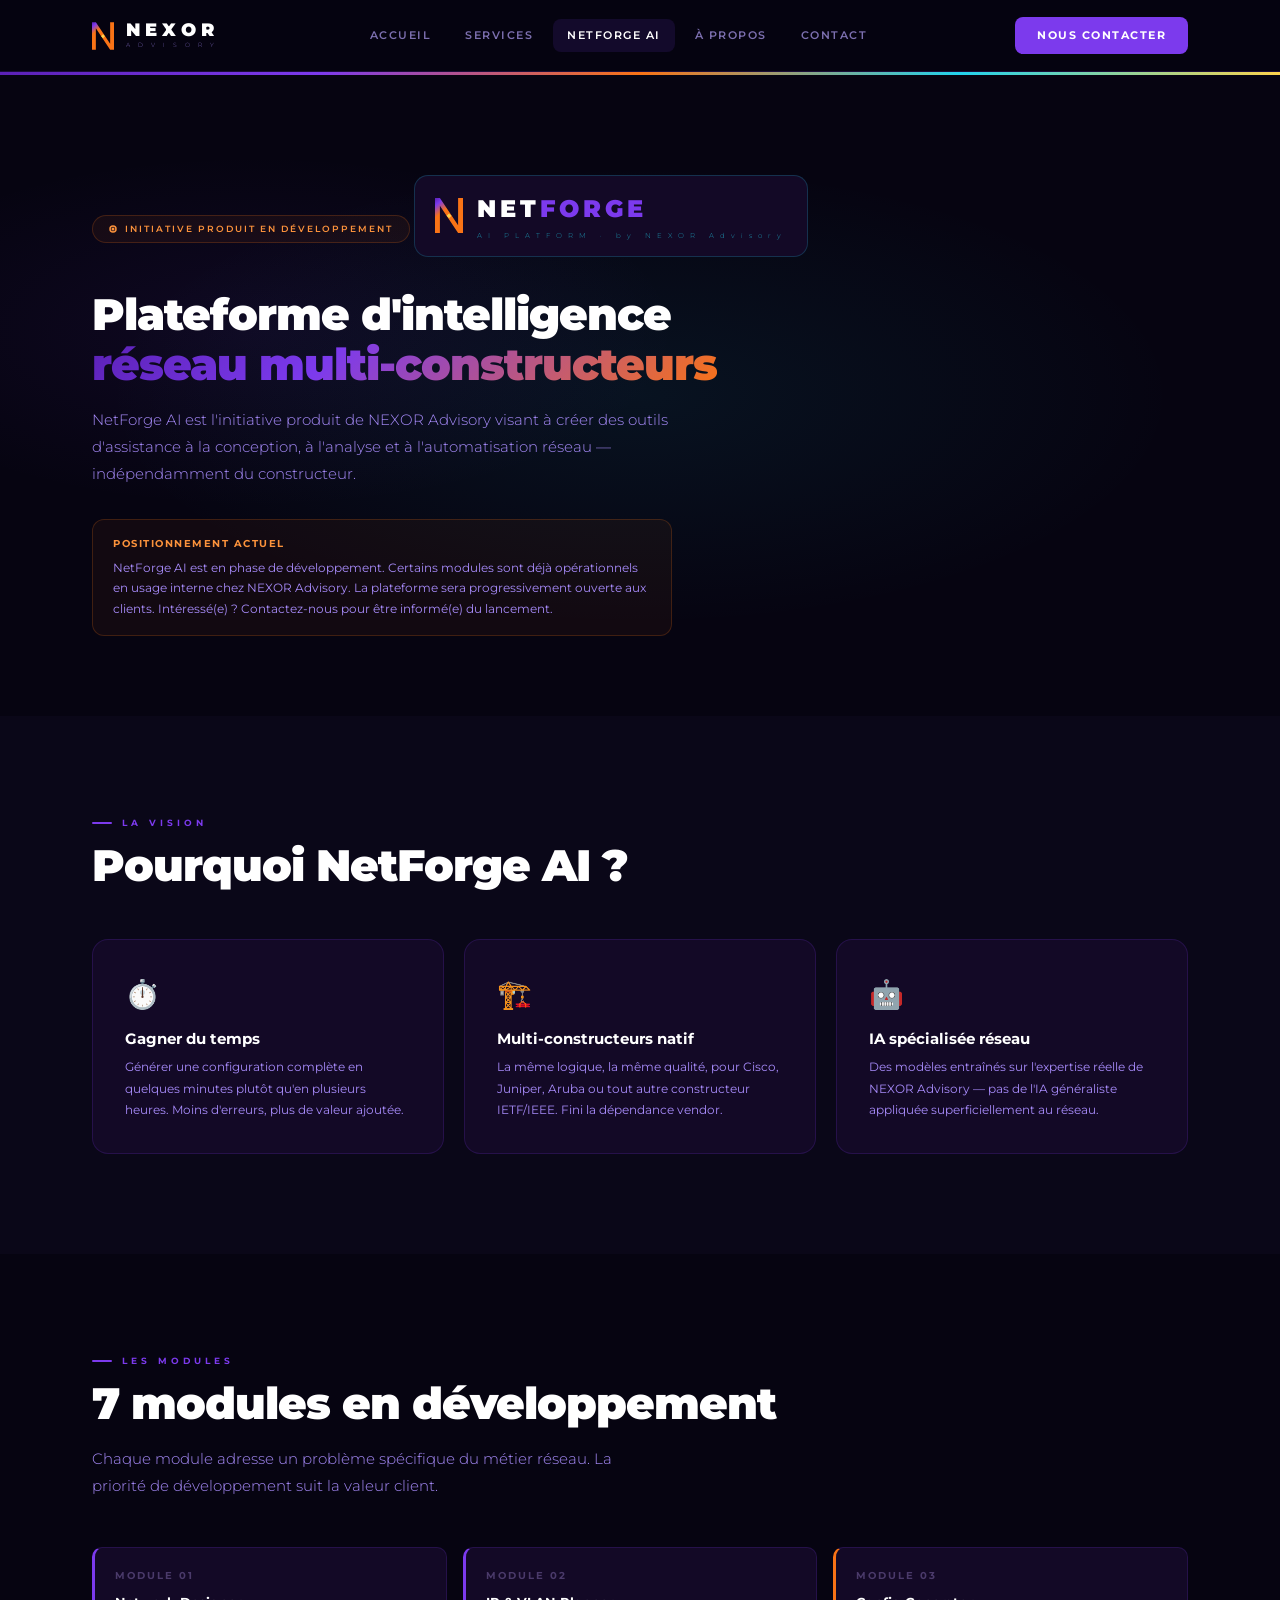
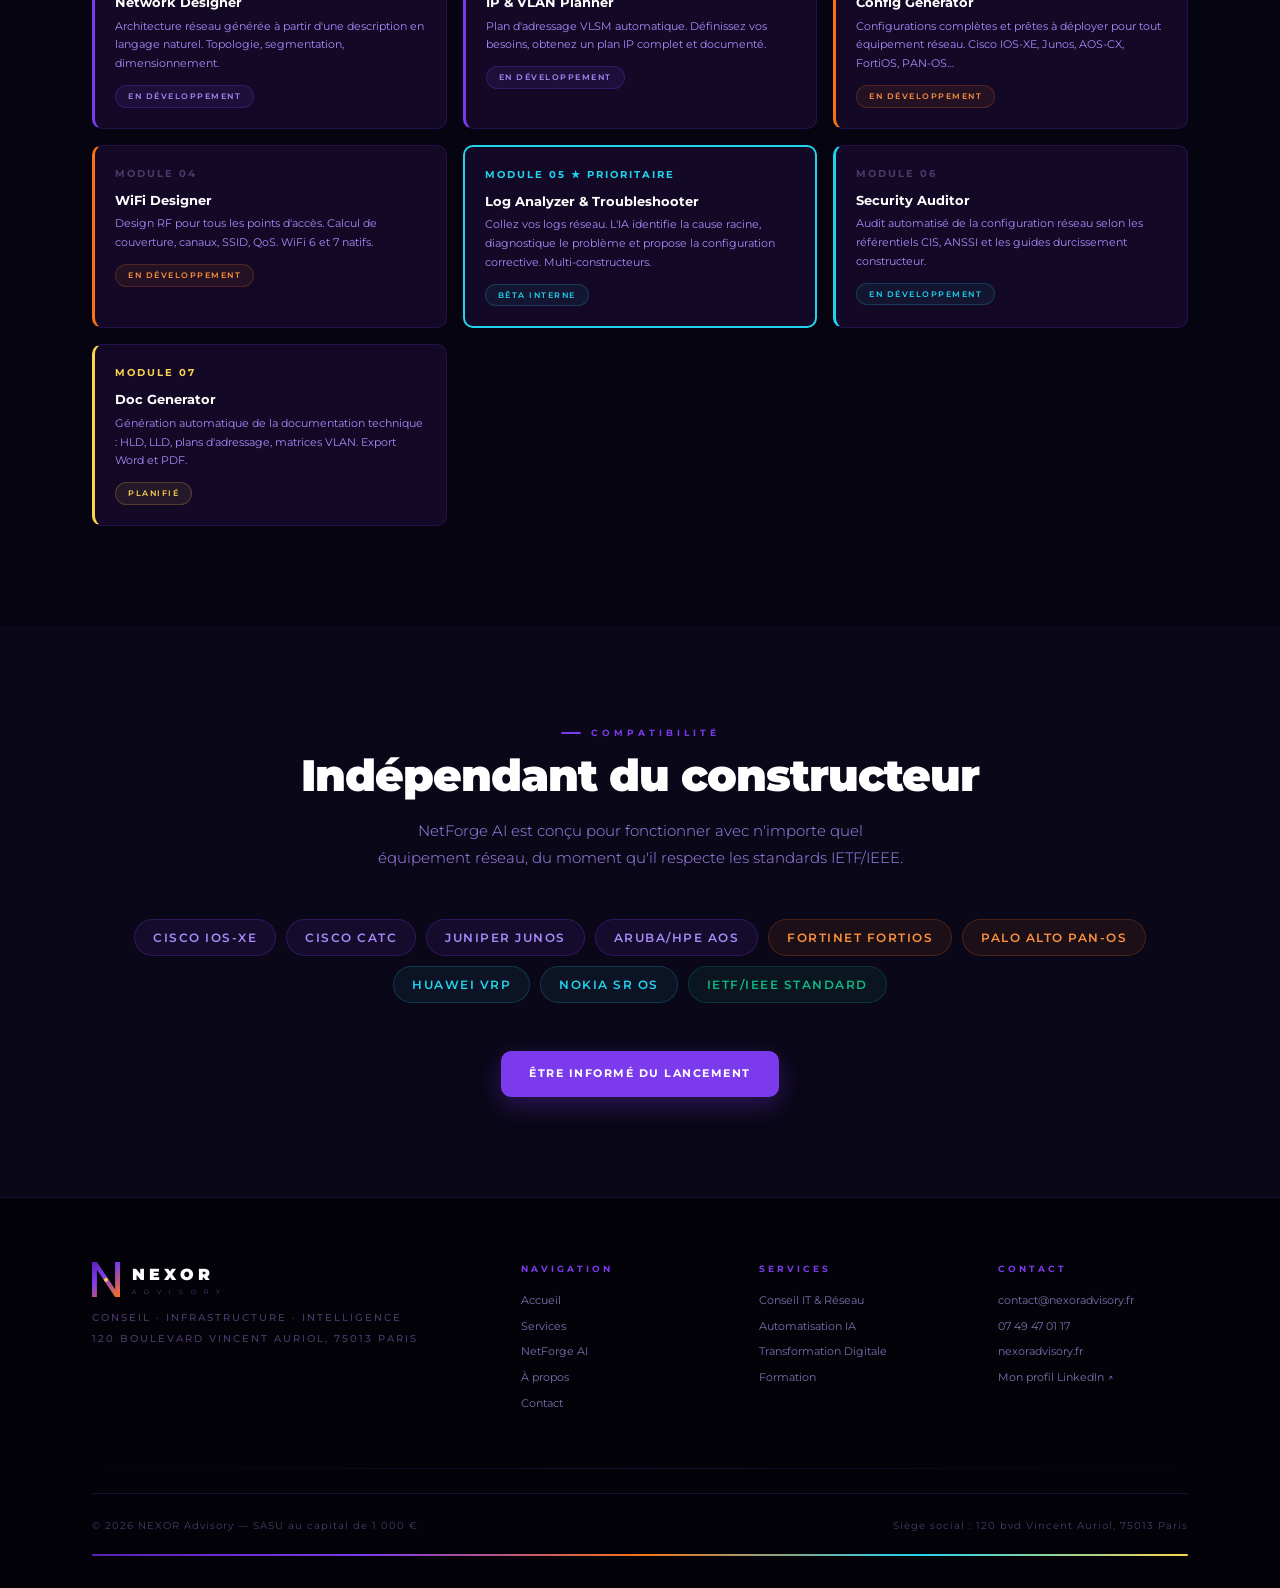
<file: site/netforge.html>
<!DOCTYPE html>
<html lang="fr">
<head>
<meta charset="UTF-8">
<meta name="viewport" content="width=device-width, initial-scale=1">
<meta name="description" content="NetForge AI — Plateforme d'intelligence réseau multi-constructeurs par NEXOR Advisory.">
<title>NetForge AI — NEXOR Advisory</title>
<link rel="preconnect" href="https://fonts.googleapis.com">
<link rel="stylesheet" href="css/aurora.css">
<style>
.nf-hero {
  padding: 100px 0 80px;
  background: radial-gradient(ellipse 70% 60% at 50% 50%, rgba(34,211,238,.07) 0%, transparent 60%),
              radial-gradient(ellipse 60% 50% at 20% 40%, rgba(124,58,237,.08) 0%, transparent 55%),
              var(--void);
}
.nf-logo {
  display: inline-flex; align-items: center; gap: 14px;
  background: var(--dark); border: 1px solid rgba(34,211,238,.2);
  border-radius: 14px; padding: 14px 20px; margin-bottom: 32px;
}
.nf-name { font-size: 24px; font-weight: 900; letter-spacing: 4px; color: #fff; }
.nf-name span { color: var(--violet); }
.nf-tag { font-size: 7px; font-weight: 200; letter-spacing: 6px; color: var(--cyan); margin-top: 2px; }
.dev-badge {
  display: inline-flex; align-items: center; gap: 8px;
  background: rgba(249,115,22,.06); border: 1px solid rgba(249,115,22,.2);
  border-radius: 20px; padding: 6px 16px;
  font-size: 9px; font-weight: 600; letter-spacing: 2px; text-transform: uppercase;
  color: #FB923C; margin-bottom: 24px;
}
.modules-grid { display: grid; grid-template-columns: repeat(3, 1fr); gap: 16px; }
.module-card {
  background: var(--dark); border: 1px solid var(--border);
  border-radius: var(--radius-sm); padding: 20px;
  transition: border-color .2s;
}
.module-card:hover { border-color: var(--cyan); }
.module-num { font-size: 10px; font-weight: 700; letter-spacing: 2px; color: var(--text-5); margin-bottom: 8px; }
.module-title { font-size: 13px; font-weight: 700; color: var(--white); margin-bottom: 4px; }
.module-desc { font-size: 11px; color: var(--text-3); line-height: 1.7; }
@media (max-width: 768px) {
  .modules-grid { grid-template-columns: 1fr; }
}
</style>
</head>
<body>
<style>
@keyframes nexusPulse {
  0%,100%{filter:drop-shadow(0 0 6px rgba(252,211,77,.6))}
  50%{filter:drop-shadow(0 0 18px rgba(252,211,77,.9))}
}
</style>
<nav class="nav">
  <div class="nav-inner">
    <a href="index.html" class="nav-logo">
      <svg viewBox="0 0 80 100" width="22" height="28" xmlns="http://www.w3.org/2000/svg">
  <defs>
    <linearGradient id="ganav" x1="0" y1="0" x2="22" y2="28" gradientUnits="userSpaceOnUse">
      <stop offset="0%" stop-color="#5B21B6"/>
      <stop offset="38%" stop-color="#7C3AED"/>
      <stop offset="100%" stop-color="#F97316"/>
    </linearGradient>
  </defs>
  <path d="M0,0 L0,100 L14,100 L14,22 L66,100 L80,100 L80,0 L66,0 L66,78 L14,0 Z" fill="url(#ganav)"/>
  <polygon points="40,44 47,51 40,58 33,51" fill="#FCD34D" style="animation:nexusPulse 2.5s ease-in-out infinite"/>
</svg>
      <div class="nav-logo-text">
        <span class="nav-logo-nexor">NEXOR</span>
        <span class="nav-logo-adv">ADVISORY</span>
      </div>
    </a>
    <div class="nav-links">
      <a href="index.html" class="nav-link">Accueil</a>
      <a href="services.html" class="nav-link">Services</a>
      <a href="netforge.html" class="nav-link active">NetForge AI</a>
      <a href="a-propos.html" class="nav-link">À propos</a>
      <a href="contact.html" class="nav-link">Contact</a>
      
    </div>
    <a href="contact.html" class="nav-cta">Nous contacter</a>
    <button class="nav-mobile-btn" aria-label="Menu">
      <span></span><span></span><span></span>
    </button>
  </div>
</nav>
<main>

<div class="aurora-band"></div>
<section class="nf-hero">
  <div class="section-inner">
    <div class="dev-badge anim-1">
      <svg width="8" height="8" viewBox="0 0 8 8"><circle cx="4" cy="4" r="3" fill="none" stroke="#FB923C" stroke-width="1.5"/><circle cx="4" cy="4" r="1.5" fill="#FB923C"/></svg>
      Initiative produit en développement
    </div>
    <div class="nf-logo anim-2">
      <svg viewBox="0 0 80 100" width="28" height="35" xmlns="http://www.w3.org/2000/svg">
  <defs>
    <linearGradient id="ganf" x1="0" y1="0" x2="28" y2="35" gradientUnits="userSpaceOnUse">
      <stop offset="0%" stop-color="#5B21B6"/>
      <stop offset="38%" stop-color="#7C3AED"/>
      <stop offset="100%" stop-color="#F97316"/>
    </linearGradient>
  </defs>
  <path d="M0,0 L0,100 L14,100 L14,22 L66,100 L80,100 L80,0 L66,0 L66,78 L14,0 Z" fill="url(#ganf)"/>
  <polygon points="40,44 47,51 40,58 33,51" fill="#FCD34D" style="animation:nexusPulse 2.5s ease-in-out infinite"/>
</svg>
      <div>
        <div class="nf-name">NET<span>FORGE</span></div>
        <div class="nf-tag">AI PLATFORM · by NEXOR Advisory</div>
      </div>
    </div>
    <h1 class="section-title anim-3" style="max-width:640px">Plateforme d'intelligence<br><em>réseau multi-constructeurs</em></h1>
    <p class="section-desc anim-4" style="max-width:580px">
      NetForge AI est l'initiative produit de NEXOR Advisory visant à créer des outils d'assistance
      à la conception, à l'analyse et à l'automatisation réseau — indépendamment du constructeur.
    </p>
    <div class="anim-5" style="margin-top:32px;padding:16px 20px;background:rgba(249,115,22,.05);border:1px solid rgba(249,115,22,.2);border-radius:12px;max-width:580px">
      <div style="font-size:10px;font-weight:700;color:#FB923C;letter-spacing:1.5px;text-transform:uppercase;margin-bottom:6px">Positionnement actuel</div>
      <p style="font-size:12px;color:var(--text-3);line-height:1.7">
        NetForge AI est en phase de développement. Certains modules sont déjà opérationnels en usage interne chez NEXOR Advisory. La plateforme sera progressivement ouverte aux clients. Intéressé(e) ? Contactez-nous pour être informé(e) du lancement.
      </p>
    </div>
  </div>
</section>

<!-- VISION -->
<section class="section section-alt">
  <div class="section-inner">
    <div class="section-eyebrow reveal">La vision</div>
    <h2 class="section-title reveal">Pourquoi NetForge AI ?</h2>
    <div style="display:grid;grid-template-columns:repeat(3,1fr);gap:20px;margin-top:48px" class="reveal">
      <div class="card">
        <div style="font-size:28px;margin-bottom:12px">⏱️</div>
        <h3 class="card-title">Gagner du temps</h3>
        <p class="card-desc">Générer une configuration complète en quelques minutes plutôt qu'en plusieurs heures. Moins d'erreurs, plus de valeur ajoutée.</p>
      </div>
      <div class="card">
        <div style="font-size:28px;margin-bottom:12px">🏗️</div>
        <h3 class="card-title">Multi-constructeurs natif</h3>
        <p class="card-desc">La même logique, la même qualité, pour Cisco, Juniper, Aruba ou tout autre constructeur IETF/IEEE. Fini la dépendance vendor.</p>
      </div>
      <div class="card">
        <div style="font-size:28px;margin-bottom:12px">🤖</div>
        <h3 class="card-title">IA spécialisée réseau</h3>
        <p class="card-desc">Des modèles entraînés sur l'expertise réelle de NEXOR Advisory — pas de l'IA généraliste appliquée superficiellement au réseau.</p>
      </div>
    </div>
  </div>
</section>

<!-- MODULES -->
<section class="section">
  <div class="section-inner">
    <div class="section-eyebrow reveal">Les modules</div>
    <h2 class="section-title reveal">7 modules en développement</h2>
    <p class="section-desc reveal" style="margin-bottom:48px">Chaque module adresse un problème spécifique du métier réseau. La priorité de développement suit la valeur client.</p>
    <div class="modules-grid">
      <div class="module-card reveal" style="border-left:3px solid var(--violet)">
        <div class="module-num">MODULE 01</div>
        <div class="module-title">Network Designer</div>
        <div class="module-desc">Architecture réseau générée à partir d'une description en langage naturel. Topologie, segmentation, dimensionnement.</div>
        <div class="pill" style="margin-top:12px;font-size:8px">En développement</div>
      </div>
      <div class="module-card reveal" style="border-left:3px solid var(--violet)">
        <div class="module-num">MODULE 02</div>
        <div class="module-title">IP &amp; VLAN Planner</div>
        <div class="module-desc">Plan d'adressage VLSM automatique. Définissez vos besoins, obtenez un plan IP complet et documenté.</div>
        <div class="pill" style="margin-top:12px;font-size:8px">En développement</div>
      </div>
      <div class="module-card reveal" style="border-left:3px solid var(--flame)">
        <div class="module-num">MODULE 03</div>
        <div class="module-title">Config Generator</div>
        <div class="module-desc">Configurations complètes et prêtes à déployer pour tout équipement réseau. Cisco IOS-XE, Junos, AOS-CX, FortiOS, PAN-OS…</div>
        <div class="pill pill-flame" style="margin-top:12px;font-size:8px">En développement</div>
      </div>
      <div class="module-card reveal" style="border-left:3px solid var(--flame)">
        <div class="module-num">MODULE 04</div>
        <div class="module-title">WiFi Designer</div>
        <div class="module-desc">Design RF pour tous les points d'accès. Calcul de couverture, canaux, SSID, QoS. WiFi 6 et 7 natifs.</div>
        <div class="pill pill-flame" style="margin-top:12px;font-size:8px">En développement</div>
      </div>
      <div class="module-card reveal" style="border-left:3px solid var(--cyan);border:2px solid var(--cyan)">
        <div class="module-num" style="color:var(--cyan)">MODULE 05 ★ PRIORITAIRE</div>
        <div class="module-title">Log Analyzer &amp; Troubleshooter</div>
        <div class="module-desc">Collez vos logs réseau. L'IA identifie la cause racine, diagnostique le problème et propose la configuration corrective. Multi-constructeurs.</div>
        <div class="pill pill-cyan" style="margin-top:12px;font-size:8px">Bêta interne</div>
      </div>
      <div class="module-card reveal" style="border-left:3px solid var(--cyan)">
        <div class="module-num">MODULE 06</div>
        <div class="module-title">Security Auditor</div>
        <div class="module-desc">Audit automatisé de la configuration réseau selon les référentiels CIS, ANSSI et les guides durcissement constructeur.</div>
        <div class="pill pill-cyan" style="margin-top:12px;font-size:8px">En développement</div>
      </div>
      <div class="module-card reveal" style="border-left:3px solid var(--solar);grid-column:span 1">
        <div class="module-num" style="color:var(--solar)">MODULE 07</div>
        <div class="module-title">Doc Generator</div>
        <div class="module-desc">Génération automatique de la documentation technique : HLD, LLD, plans d'adressage, matrices VLAN. Export Word et PDF.</div>
        <div class="pill" style="margin-top:12px;font-size:8px;background:rgba(252,211,77,.08);border-color:rgba(252,211,77,.2);color:var(--solar)">Planifié</div>
      </div>
    </div>
  </div>
</section>

<!-- CONSTRUCTEURS -->
<section class="section section-alt">
  <div class="section-inner" style="text-align:center">
    <div class="section-eyebrow reveal" style="justify-content:center">Compatibilité</div>
    <h2 class="section-title reveal">Indépendant du constructeur</h2>
    <p class="section-desc reveal" style="text-align:center;margin:0 auto 48px">
      NetForge AI est conçu pour fonctionner avec n'importe quel équipement réseau, du moment qu'il respecte les standards IETF/IEEE.
    </p>
    <div class="reveal" style="display:flex;flex-wrap:wrap;gap:10px;justify-content:center;margin-bottom:48px">
      <span class="pill" style="font-size:12px;padding:8px 18px">Cisco IOS-XE</span>
      <span class="pill" style="font-size:12px;padding:8px 18px">Cisco CatC</span>
      <span class="pill" style="font-size:12px;padding:8px 18px">Juniper Junos</span>
      <span class="pill" style="font-size:12px;padding:8px 18px">Aruba/HPE AOS</span>
      <span class="pill pill-flame" style="font-size:12px;padding:8px 18px">Fortinet FortiOS</span>
      <span class="pill pill-flame" style="font-size:12px;padding:8px 18px">Palo Alto PAN-OS</span>
      <span class="pill pill-cyan" style="font-size:12px;padding:8px 18px">Huawei VRP</span>
      <span class="pill pill-cyan" style="font-size:12px;padding:8px 18px">Nokia SR OS</span>
      <span class="pill" style="font-size:12px;padding:8px 18px;background:rgba(16,185,129,.08);border-color:rgba(16,185,129,.2);color:var(--emerald)">IETF/IEEE standard</span>
    </div>
    <a href="contact.html" class="btn btn-primary reveal">Être informé du lancement</a>
  </div>
</section>

</main>
<footer>
  <div class="footer-inner">
    <div class="footer-top">
      <div class="footer-brand">
        <div style="display:flex;align-items:center;gap:12px;margin-bottom:12px">
          <svg viewBox="0 0 80 100" width="28" height="35" xmlns="http://www.w3.org/2000/svg">
            <defs><linearGradient id="gaft" x1="0" y1="0" x2="80" y2="100" gradientUnits="userSpaceOnUse">
              <stop offset="0%" stop-color="#5B21B6"/><stop offset="38%" stop-color="#7C3AED"/>
              <stop offset="100%" stop-color="#F97316"/>
            </linearGradient></defs>
            <path d="M0,0 L0,100 L14,100 L14,22 L66,100 L80,100 L80,0 L66,0 L66,78 L14,0 Z" fill="url(#gaft)"/>
            <polygon points="40,44 47,51 40,58 33,51" fill="#FCD34D"/>
          </svg>
          <div>
            <div style="font-size:16px;font-weight:900;letter-spacing:4px;color:#fff">NEXOR</div>
            <div style="font-size:6px;font-weight:200;letter-spacing:8px;color:#A78BFA">ADVISORY</div>
          </div>
        </div>
        <p class="tagline-f">Conseil · Infrastructure · Intelligence</p>
        <p class="tagline-f" style="margin-top:4px">120 boulevard Vincent Auriol, 75013 Paris</p>
      </div>
      <div class="footer-col">
        <h4>Navigation</h4>
        <a href="index.html">Accueil</a>
        <a href="services.html">Services</a>
        <a href="netforge.html">NetForge AI</a>
        <a href="a-propos.html">À propos</a>
        <a href="contact.html">Contact</a>
      </div>
      <div class="footer-col">
        <h4>Services</h4>
        <a href="services.html#conseil">Conseil IT &amp; Réseau</a>
        <a href="services.html#automation">Automatisation IA</a>
        <a href="services.html#transformation">Transformation Digitale</a>
        <a href="services.html#formation">Formation</a>
      </div>
      <div class="footer-col">
        <h4>Contact</h4>
        <a href="mailto:contact@nexoradvisory.fr">contact@nexoradvisory.fr</a>
        <a href="tel:+33749470117">07 49 47 01 17</a>
        <a href="nexoradvisory.fr">nexoradvisory.fr</a>
        <a href="https://www.linkedin.com/in/romaric-okemba-27833230/" target="_blank" rel="noopener">Mon profil LinkedIn ↗</a>
      </div>
    </div>
    <div class="divider"></div>
    <div class="footer-bottom" style="margin-top:24px">
      <p>© 2026 NEXOR Advisory — SASU au capital de 1 000 €</p>
      <p>Siège social : 120 bvd Vincent Auriol, 75013 Paris</p>
    </div>
    <div class="footer-band" style="margin-top:20px"></div>
  </div>
</footer>
<script src="js/main.js"></script>
</body>
</html>
</file>
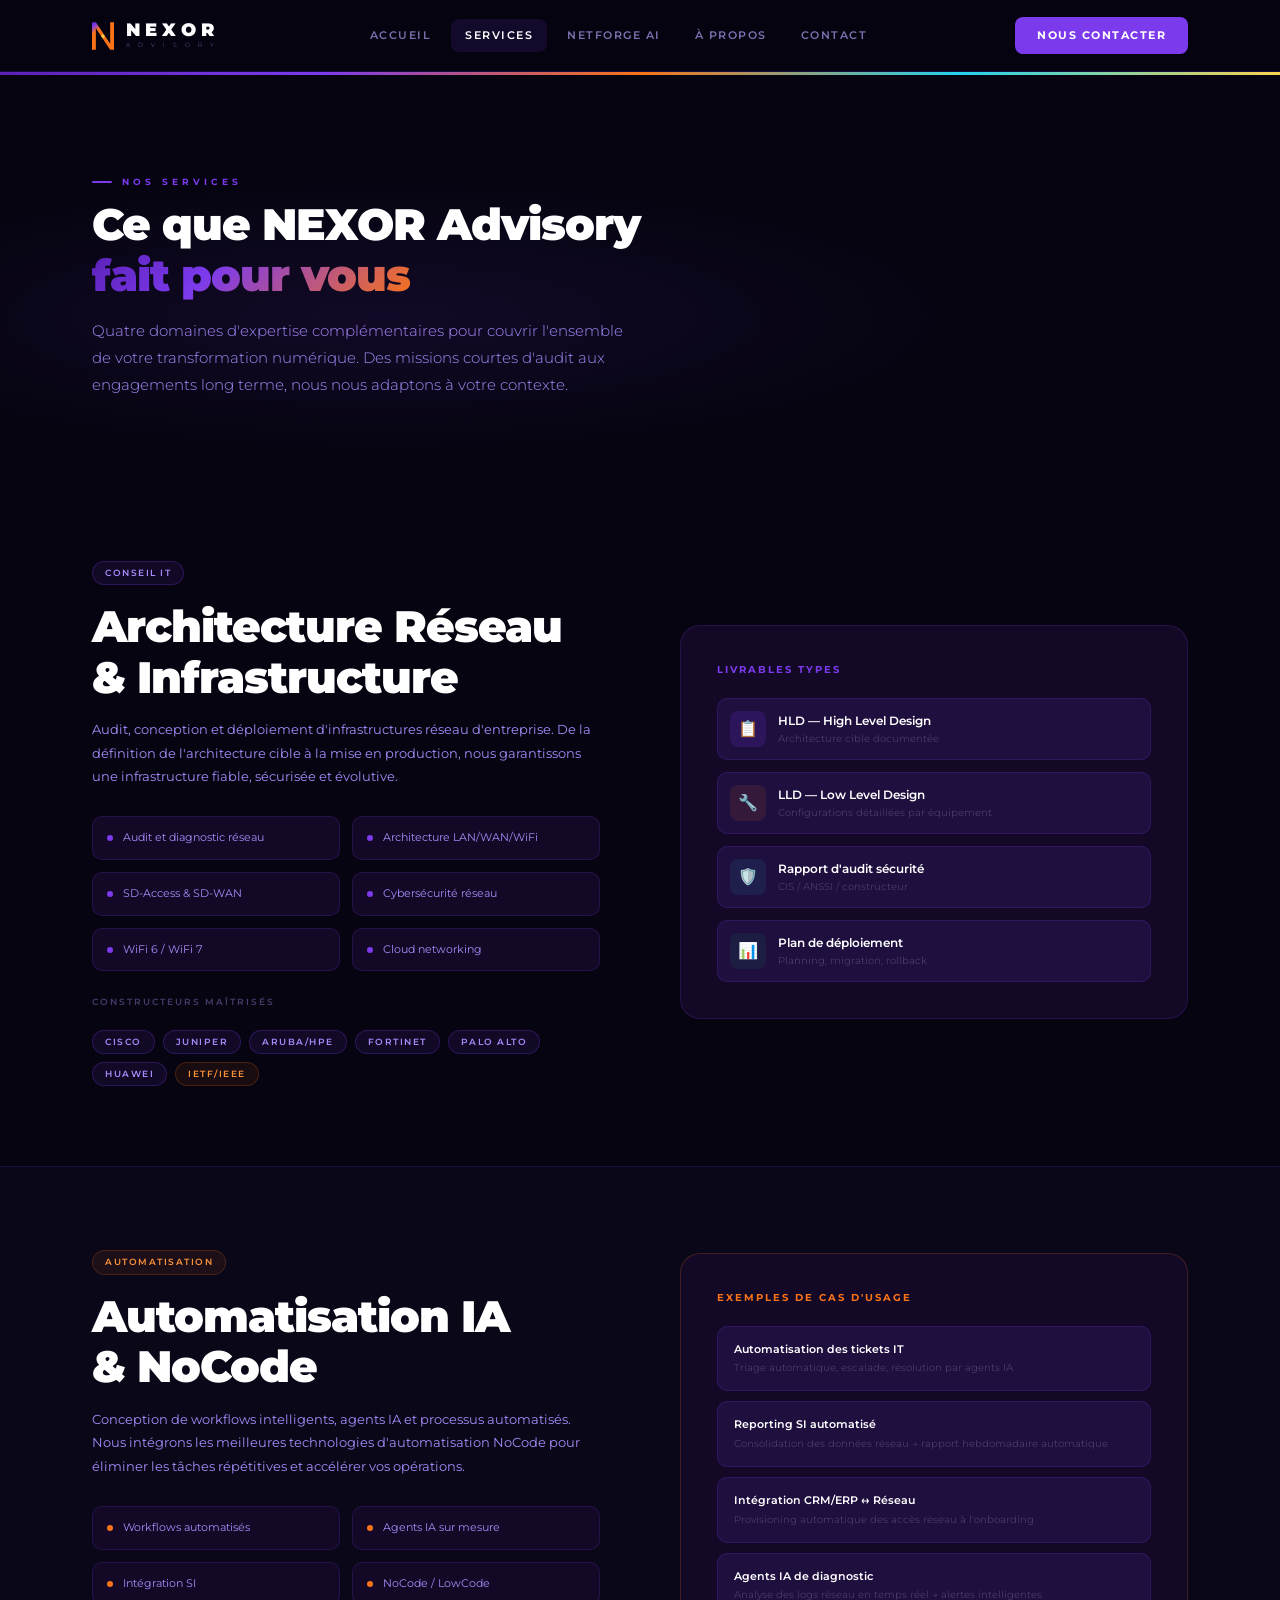
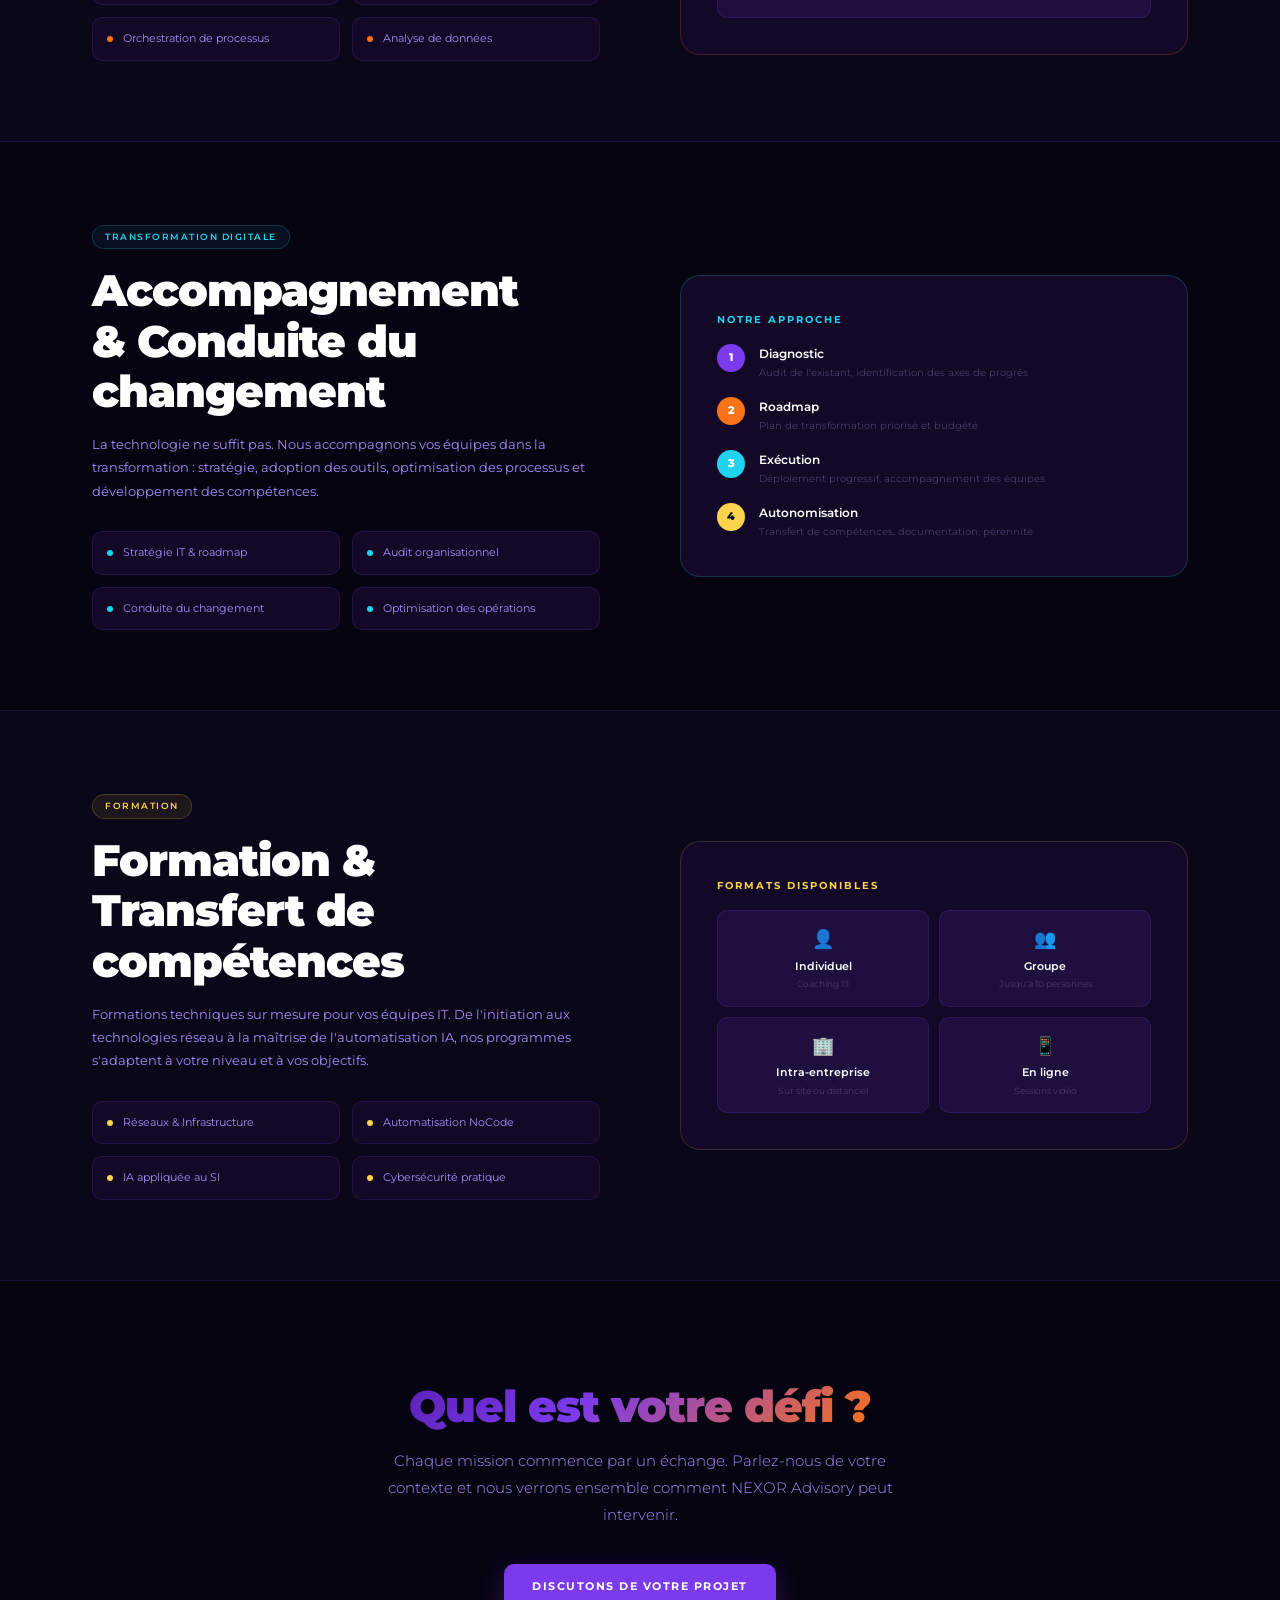
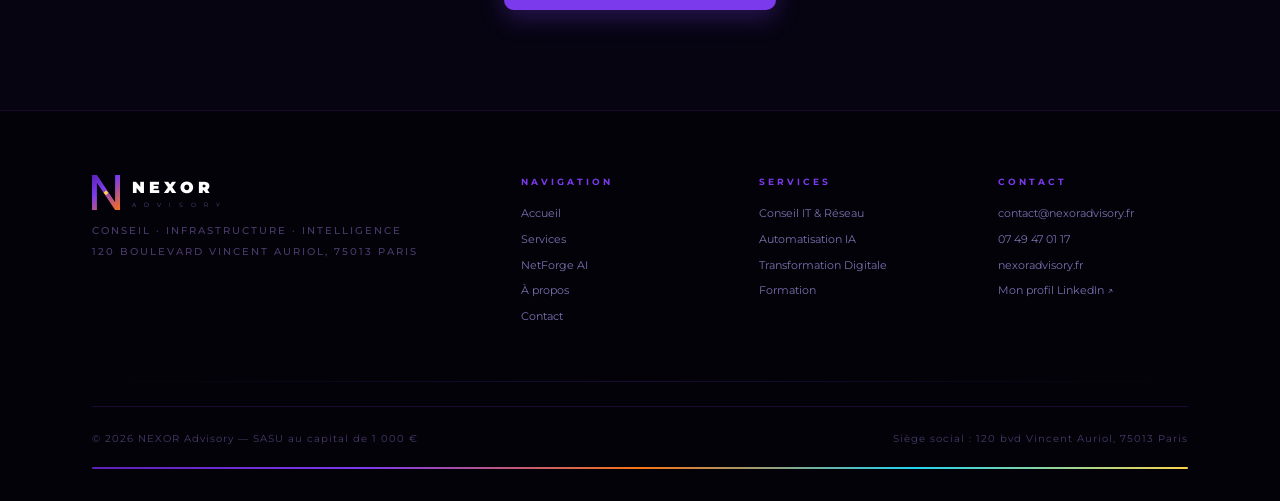
<file: site/services.html>
<!DOCTYPE html>
<html lang="fr">
<head>
<meta charset="UTF-8">
<meta name="viewport" content="width=device-width, initial-scale=1">
<meta name="description" content="Services NEXOR Advisory : Conseil IT, Automatisation IA & NoCode, Transformation Digitale, Formation réseau.">
<title>Services — NEXOR Advisory</title>
<link rel="preconnect" href="https://fonts.googleapis.com">
<link rel="stylesheet" href="css/aurora.css">
<style>
.services-hero {
  padding: 100px 0 80px;
  background: radial-gradient(ellipse 80% 60% at 30% 60%, rgba(124,58,237,.1) 0%, transparent 55%), var(--void);
}
.service-detail {
  padding: 80px 0;
  border-bottom: 1px solid var(--border);
}
.service-detail:last-child { border-bottom: none; }
.service-detail-inner {
  max-width: 1160px; margin: 0 auto; padding: 0 32px;
  display: grid; grid-template-columns: 1fr 1fr; gap: 80px; align-items: center;
}
.service-detail-inner.reverse { direction: rtl; }
.service-detail-inner.reverse > * { direction: ltr; }
.service-features { display: grid; grid-template-columns: 1fr 1fr; gap: 12px; margin-top: 28px; }
.feature-item {
  display: flex; gap: 10px; align-items: flex-start;
  background: var(--dark); border: 1px solid var(--border);
  border-radius: var(--radius-sm); padding: 12px 14px;
}
.feature-dot {
  width: 6px; height: 6px; border-radius: 50%; flex-shrink: 0; margin-top: 6px;
}
.feature-text { font-size: 11px; color: var(--text-3); line-height: 1.6; }
.vendor-list { display: flex; flex-wrap: wrap; gap: 8px; margin-top: 20px; }
@media (max-width: 768px) {
  .service-detail-inner { grid-template-columns: 1fr; direction: ltr; }
  .service-detail-inner.reverse { direction: ltr; }
  .service-features { grid-template-columns: 1fr; }
}
</style>
</head>
<body>
<style>
@keyframes nexusPulse {
  0%,100%{filter:drop-shadow(0 0 6px rgba(252,211,77,.6))}
  50%{filter:drop-shadow(0 0 18px rgba(252,211,77,.9))}
}
</style>
<nav class="nav">
  <div class="nav-inner">
    <a href="index.html" class="nav-logo">
      <svg viewBox="0 0 80 100" width="22" height="28" xmlns="http://www.w3.org/2000/svg">
  <defs>
    <linearGradient id="ganav" x1="0" y1="0" x2="22" y2="28" gradientUnits="userSpaceOnUse">
      <stop offset="0%" stop-color="#5B21B6"/>
      <stop offset="38%" stop-color="#7C3AED"/>
      <stop offset="100%" stop-color="#F97316"/>
    </linearGradient>
  </defs>
  <path d="M0,0 L0,100 L14,100 L14,22 L66,100 L80,100 L80,0 L66,0 L66,78 L14,0 Z" fill="url(#ganav)"/>
  <polygon points="40,44 47,51 40,58 33,51" fill="#FCD34D" style="animation:nexusPulse 2.5s ease-in-out infinite"/>
</svg>
      <div class="nav-logo-text">
        <span class="nav-logo-nexor">NEXOR</span>
        <span class="nav-logo-adv">ADVISORY</span>
      </div>
    </a>
    <div class="nav-links">
      <a href="index.html" class="nav-link">Accueil</a>
      <a href="services.html" class="nav-link active">Services</a>
      <a href="netforge.html" class="nav-link">NetForge AI</a>
      <a href="a-propos.html" class="nav-link">À propos</a>
      <a href="contact.html" class="nav-link">Contact</a>
      
    </div>
    <a href="contact.html" class="nav-cta">Nous contacter</a>
    <button class="nav-mobile-btn" aria-label="Menu">
      <span></span><span></span><span></span>
    </button>
  </div>
</nav>
<main>

<div class="aurora-band"></div>
<section class="services-hero">
  <div class="section-inner">
    <div class="section-eyebrow anim-1">Nos services</div>
    <h1 class="section-title anim-2" style="max-width:640px">Ce que NEXOR Advisory<br><em>fait pour vous</em></h1>
    <p class="section-desc anim-3">
      Quatre domaines d'expertise complémentaires pour couvrir l'ensemble de votre transformation numérique.
      Des missions courtes d'audit aux engagements long terme, nous nous adaptons à votre contexte.
    </p>
  </div>
</section>

<!-- SERVICE 1 -->
<section class="service-detail" id="conseil">
  <div class="service-detail-inner">
    <div class="reveal">
      <div class="pill" style="margin-bottom:16px">Conseil IT</div>
      <h2 class="section-title">Architecture Réseau<br>&amp; Infrastructure</h2>
      <p style="font-size:13px;color:var(--text-3);line-height:1.8;margin:16px 0 24px">
        Audit, conception et déploiement d'infrastructures réseau d'entreprise. De la définition de l'architecture cible à la mise en production, nous garantissons une infrastructure fiable, sécurisée et évolutive.
      </p>
      <div class="service-features">
        <div class="feature-item"><div class="feature-dot" style="background:var(--violet)"></div><span class="feature-text">Audit et diagnostic réseau</span></div>
        <div class="feature-item"><div class="feature-dot" style="background:var(--violet)"></div><span class="feature-text">Architecture LAN/WAN/WiFi</span></div>
        <div class="feature-item"><div class="feature-dot" style="background:var(--violet)"></div><span class="feature-text">SD-Access &amp; SD-WAN</span></div>
        <div class="feature-item"><div class="feature-dot" style="background:var(--violet)"></div><span class="feature-text">Cybersécurité réseau</span></div>
        <div class="feature-item"><div class="feature-dot" style="background:var(--violet)"></div><span class="feature-text">WiFi 6 / WiFi 7</span></div>
        <div class="feature-item"><div class="feature-dot" style="background:var(--violet)"></div><span class="feature-text">Cloud networking</span></div>
      </div>
      <div style="margin-top:24px">
        <div style="font-size:9px;font-weight:600;letter-spacing:2px;text-transform:uppercase;color:var(--text-5);margin-bottom:10px">Constructeurs maîtrisés</div>
        <div class="vendor-list">
          <span class="pill">Cisco</span><span class="pill">Juniper</span><span class="pill">Aruba/HPE</span>
          <span class="pill">Fortinet</span><span class="pill">Palo Alto</span><span class="pill">Huawei</span>
          <span class="pill pill-flame">IETF/IEEE</span>
        </div>
      </div>
    </div>
    <div class="reveal">
      <div style="background:var(--dark);border:1px solid var(--border);border-radius:20px;padding:36px">
        <div style="font-size:10px;font-weight:700;letter-spacing:2px;text-transform:uppercase;color:var(--violet);margin-bottom:20px">Livrables types</div>
        <div style="display:flex;flex-direction:column;gap:12px">
          <div style="display:flex;gap:12px;align-items:center;padding:12px;background:var(--mid);border-radius:10px;border:1px solid var(--border)">
            <div style="width:36px;height:36px;border-radius:8px;background:rgba(124,58,237,.15);display:flex;align-items:center;justify-content:center;font-size:16px;flex-shrink:0">📋</div>
            <div><div style="font-size:12px;font-weight:600;color:var(--white)">HLD — High Level Design</div><div style="font-size:10px;color:var(--text-5)">Architecture cible documentée</div></div>
          </div>
          <div style="display:flex;gap:12px;align-items:center;padding:12px;background:var(--mid);border-radius:10px;border:1px solid var(--border)">
            <div style="width:36px;height:36px;border-radius:8px;background:rgba(249,115,22,.1);display:flex;align-items:center;justify-content:center;font-size:16px;flex-shrink:0">🔧</div>
            <div><div style="font-size:12px;font-weight:600;color:var(--white)">LLD — Low Level Design</div><div style="font-size:10px;color:var(--text-5)">Configurations détaillées par équipement</div></div>
          </div>
          <div style="display:flex;gap:12px;align-items:center;padding:12px;background:var(--mid);border-radius:10px;border:1px solid var(--border)">
            <div style="width:36px;height:36px;border-radius:8px;background:rgba(34,211,238,.08);display:flex;align-items:center;justify-content:center;font-size:16px;flex-shrink:0">🛡️</div>
            <div><div style="font-size:12px;font-weight:600;color:var(--white)">Rapport d'audit sécurité</div><div style="font-size:10px;color:var(--text-5)">CIS / ANSSI / constructeur</div></div>
          </div>
          <div style="display:flex;gap:12px;align-items:center;padding:12px;background:var(--mid);border-radius:10px;border:1px solid var(--border)">
            <div style="width:36px;height:36px;border-radius:8px;background:rgba(16,185,129,.08);display:flex;align-items:center;justify-content:center;font-size:16px;flex-shrink:0">📊</div>
            <div><div style="font-size:12px;font-weight:600;color:var(--white)">Plan de déploiement</div><div style="font-size:10px;color:var(--text-5)">Planning, migration, rollback</div></div>
          </div>
        </div>
      </div>
    </div>
  </div>
</section>

<!-- SERVICE 2 -->
<section class="service-detail section-alt" id="automation">
  <div class="service-detail-inner reverse">
    <div class="reveal">
      <div style="background:var(--dark);border:1px solid rgba(249,115,22,.2);border-radius:20px;padding:36px">
        <div style="font-size:10px;font-weight:700;letter-spacing:2px;text-transform:uppercase;color:var(--flame);margin-bottom:20px">Exemples de cas d'usage</div>
        <div style="display:flex;flex-direction:column;gap:10px">
          <div style="padding:14px 16px;background:var(--mid);border-radius:10px;border:1px solid var(--border)">
            <div style="font-size:11px;font-weight:600;color:var(--white);margin-bottom:2px">Automatisation des tickets IT</div>
            <div style="font-size:10px;color:var(--text-5)">Triage automatique, escalade, résolution par agents IA</div>
          </div>
          <div style="padding:14px 16px;background:var(--mid);border-radius:10px;border:1px solid var(--border)">
            <div style="font-size:11px;font-weight:600;color:var(--white);margin-bottom:2px">Reporting SI automatisé</div>
            <div style="font-size:10px;color:var(--text-5)">Consolidation des données réseau → rapport hebdomadaire automatique</div>
          </div>
          <div style="padding:14px 16px;background:var(--mid);border-radius:10px;border:1px solid var(--border)">
            <div style="font-size:11px;font-weight:600;color:var(--white);margin-bottom:2px">Intégration CRM/ERP ↔ Réseau</div>
            <div style="font-size:10px;color:var(--text-5)">Provisioning automatique des accès réseau à l'onboarding</div>
          </div>
          <div style="padding:14px 16px;background:var(--mid);border-radius:10px;border:1px solid var(--border)">
            <div style="font-size:11px;font-weight:600;color:var(--white);margin-bottom:2px">Agents IA de diagnostic</div>
            <div style="font-size:10px;color:var(--text-5)">Analyse des logs réseau en temps réel → alertes intelligentes</div>
          </div>
        </div>
      </div>
    </div>
    <div class="reveal">
      <div class="pill pill-flame" style="margin-bottom:16px">Automatisation</div>
      <h2 class="section-title">Automatisation IA<br>&amp; NoCode</h2>
      <p style="font-size:13px;color:var(--text-3);line-height:1.8;margin:16px 0 24px">
        Conception de workflows intelligents, agents IA et processus automatisés. Nous intégrons les meilleures technologies d'automatisation NoCode pour éliminer les tâches répétitives et accélérer vos opérations.
      </p>
      <div class="service-features">
        <div class="feature-item"><div class="feature-dot" style="background:var(--flame)"></div><span class="feature-text">Workflows automatisés</span></div>
        <div class="feature-item"><div class="feature-dot" style="background:var(--flame)"></div><span class="feature-text">Agents IA sur mesure</span></div>
        <div class="feature-item"><div class="feature-dot" style="background:var(--flame)"></div><span class="feature-text">Intégration SI</span></div>
        <div class="feature-item"><div class="feature-dot" style="background:var(--flame)"></div><span class="feature-text">NoCode / LowCode</span></div>
        <div class="feature-item"><div class="feature-dot" style="background:var(--flame)"></div><span class="feature-text">Orchestration de processus</span></div>
        <div class="feature-item"><div class="feature-dot" style="background:var(--flame)"></div><span class="feature-text">Analyse de données</span></div>
      </div>
    </div>
  </div>
</section>

<!-- SERVICE 3 -->
<section class="service-detail" id="transformation">
  <div class="service-detail-inner">
    <div class="reveal">
      <div class="pill pill-cyan" style="margin-bottom:16px">Transformation Digitale</div>
      <h2 class="section-title">Accompagnement<br>&amp; Conduite du changement</h2>
      <p style="font-size:13px;color:var(--text-3);line-height:1.8;margin:16px 0 24px">
        La technologie ne suffit pas. Nous accompagnons vos équipes dans la transformation : stratégie, adoption des outils, optimisation des processus et développement des compétences.
      </p>
      <div class="service-features">
        <div class="feature-item"><div class="feature-dot" style="background:var(--cyan)"></div><span class="feature-text">Stratégie IT &amp; roadmap</span></div>
        <div class="feature-item"><div class="feature-dot" style="background:var(--cyan)"></div><span class="feature-text">Audit organisationnel</span></div>
        <div class="feature-item"><div class="feature-dot" style="background:var(--cyan)"></div><span class="feature-text">Conduite du changement</span></div>
        <div class="feature-item"><div class="feature-dot" style="background:var(--cyan)"></div><span class="feature-text">Optimisation des opérations</span></div>
      </div>
    </div>
    <div class="reveal">
      <div style="background:var(--dark);border:1px solid rgba(34,211,238,.2);border-radius:20px;padding:36px">
        <div style="font-size:10px;font-weight:700;letter-spacing:2px;text-transform:uppercase;color:var(--cyan);margin-bottom:16px">Notre approche</div>
        <div style="display:flex;flex-direction:column;gap:16px">
          <div style="display:flex;gap:14px;align-items:flex-start">
            <div style="width:28px;height:28px;border-radius:50%;background:var(--violet);display:flex;align-items:center;justify-content:center;font-size:11px;font-weight:800;color:#fff;flex-shrink:0">1</div>
            <div><div style="font-size:12px;font-weight:600;color:var(--white);margin-bottom:2px">Diagnostic</div><div style="font-size:10px;color:var(--text-5)">Audit de l'existant, identification des axes de progrès</div></div>
          </div>
          <div style="display:flex;gap:14px;align-items:flex-start">
            <div style="width:28px;height:28px;border-radius:50%;background:var(--flame);display:flex;align-items:center;justify-content:center;font-size:11px;font-weight:800;color:#fff;flex-shrink:0">2</div>
            <div><div style="font-size:12px;font-weight:600;color:var(--white);margin-bottom:2px">Roadmap</div><div style="font-size:10px;color:var(--text-5)">Plan de transformation priorisé et budgété</div></div>
          </div>
          <div style="display:flex;gap:14px;align-items:flex-start">
            <div style="width:28px;height:28px;border-radius:50%;background:var(--cyan);display:flex;align-items:center;justify-content:center;font-size:11px;font-weight:800;color:#fff;flex-shrink:0">3</div>
            <div><div style="font-size:12px;font-weight:600;color:var(--white);margin-bottom:2px">Exécution</div><div style="font-size:10px;color:var(--text-5)">Déploiement progressif, accompagnement des équipes</div></div>
          </div>
          <div style="display:flex;gap:14px;align-items:flex-start">
            <div style="width:28px;height:28px;border-radius:50%;background:var(--solar);display:flex;align-items:center;justify-content:center;font-size:11px;font-weight:800;color:#000;flex-shrink:0">4</div>
            <div><div style="font-size:12px;font-weight:600;color:var(--white);margin-bottom:2px">Autonomisation</div><div style="font-size:10px;color:var(--text-5)">Transfert de compétences, documentation, pérennité</div></div>
          </div>
        </div>
      </div>
    </div>
  </div>
</section>

<!-- SERVICE 4 -->
<section class="service-detail section-alt" id="formation">
  <div class="service-detail-inner reverse">
    <div class="reveal">
      <div style="background:var(--dark);border:1px solid rgba(252,211,77,.15);border-radius:20px;padding:36px">
        <div style="font-size:10px;font-weight:700;letter-spacing:2px;text-transform:uppercase;color:var(--solar);margin-bottom:16px">Formats disponibles</div>
        <div style="display:grid;grid-template-columns:1fr 1fr;gap:10px">
          <div style="padding:14px;background:var(--mid);border-radius:10px;border:1px solid var(--border);text-align:center">
            <div style="font-size:18px;margin-bottom:4px">👤</div>
            <div style="font-size:11px;font-weight:600;color:var(--white)">Individuel</div>
            <div style="font-size:9px;color:var(--text-5);margin-top:2px">Coaching 1:1</div>
          </div>
          <div style="padding:14px;background:var(--mid);border-radius:10px;border:1px solid var(--border);text-align:center">
            <div style="font-size:18px;margin-bottom:4px">👥</div>
            <div style="font-size:11px;font-weight:600;color:var(--white)">Groupe</div>
            <div style="font-size:9px;color:var(--text-5);margin-top:2px">Jusqu'à 10 personnes</div>
          </div>
          <div style="padding:14px;background:var(--mid);border-radius:10px;border:1px solid var(--border);text-align:center">
            <div style="font-size:18px;margin-bottom:4px">🏢</div>
            <div style="font-size:11px;font-weight:600;color:var(--white)">Intra-entreprise</div>
            <div style="font-size:9px;color:var(--text-5);margin-top:2px">Sur site ou distanciel</div>
          </div>
          <div style="padding:14px;background:var(--mid);border-radius:10px;border:1px solid var(--border);text-align:center">
            <div style="font-size:18px;margin-bottom:4px">📱</div>
            <div style="font-size:11px;font-weight:600;color:var(--white)">En ligne</div>
            <div style="font-size:9px;color:var(--text-5);margin-top:2px">Sessions vidéo</div>
          </div>
        </div>
      </div>
    </div>
    <div class="reveal">
      <div class="pill" style="margin-bottom:16px;background:rgba(252,211,77,.08);border-color:rgba(252,211,77,.2);color:var(--solar)">Formation</div>
      <h2 class="section-title">Formation &amp;<br>Transfert de compétences</h2>
      <p style="font-size:13px;color:var(--text-3);line-height:1.8;margin:16px 0 24px">
        Formations techniques sur mesure pour vos équipes IT. De l'initiation aux technologies réseau à la maîtrise de l'automatisation IA, nos programmes s'adaptent à votre niveau et à vos objectifs.
      </p>
      <div class="service-features">
        <div class="feature-item"><div class="feature-dot" style="background:var(--solar)"></div><span class="feature-text">Réseaux &amp; Infrastructure</span></div>
        <div class="feature-item"><div class="feature-dot" style="background:var(--solar)"></div><span class="feature-text">Automatisation NoCode</span></div>
        <div class="feature-item"><div class="feature-dot" style="background:var(--solar)"></div><span class="feature-text">IA appliquée au SI</span></div>
        <div class="feature-item"><div class="feature-dot" style="background:var(--solar)"></div><span class="feature-text">Cybersécurité pratique</span></div>
      </div>
    </div>
  </div>
</section>

<!-- CTA -->
<section class="section">
  <div class="section-inner" style="text-align:center">
    <h2 class="section-title reveal"><em>Quel est votre défi ?</em></h2>
    <p class="section-desc reveal" style="text-align:center;margin:0 auto 36px">
      Chaque mission commence par un échange. Parlez-nous de votre contexte et nous verrons ensemble comment NEXOR Advisory peut intervenir.
    </p>
    <div class="reveal">
      <a href="contact.html" class="btn btn-primary">Discutons de votre projet</a>
    </div>
  </div>
</section>

</main>
<footer>
  <div class="footer-inner">
    <div class="footer-top">
      <div class="footer-brand">
        <div style="display:flex;align-items:center;gap:12px;margin-bottom:12px">
          <svg viewBox="0 0 80 100" width="28" height="35" xmlns="http://www.w3.org/2000/svg">
            <defs><linearGradient id="gaft" x1="0" y1="0" x2="80" y2="100" gradientUnits="userSpaceOnUse">
              <stop offset="0%" stop-color="#5B21B6"/><stop offset="38%" stop-color="#7C3AED"/>
              <stop offset="100%" stop-color="#F97316"/>
            </linearGradient></defs>
            <path d="M0,0 L0,100 L14,100 L14,22 L66,100 L80,100 L80,0 L66,0 L66,78 L14,0 Z" fill="url(#gaft)"/>
            <polygon points="40,44 47,51 40,58 33,51" fill="#FCD34D"/>
          </svg>
          <div>
            <div style="font-size:16px;font-weight:900;letter-spacing:4px;color:#fff">NEXOR</div>
            <div style="font-size:6px;font-weight:200;letter-spacing:8px;color:#A78BFA">ADVISORY</div>
          </div>
        </div>
        <p class="tagline-f">Conseil · Infrastructure · Intelligence</p>
        <p class="tagline-f" style="margin-top:4px">120 boulevard Vincent Auriol, 75013 Paris</p>
      </div>
      <div class="footer-col">
        <h4>Navigation</h4>
        <a href="index.html">Accueil</a>
        <a href="services.html">Services</a>
        <a href="netforge.html">NetForge AI</a>
        <a href="a-propos.html">À propos</a>
        <a href="contact.html">Contact</a>
      </div>
      <div class="footer-col">
        <h4>Services</h4>
        <a href="services.html#conseil">Conseil IT &amp; Réseau</a>
        <a href="services.html#automation">Automatisation IA</a>
        <a href="services.html#transformation">Transformation Digitale</a>
        <a href="services.html#formation">Formation</a>
      </div>
      <div class="footer-col">
        <h4>Contact</h4>
        <a href="mailto:contact@nexoradvisory.fr">contact@nexoradvisory.fr</a>
        <a href="tel:+33749470117">07 49 47 01 17</a>
        <a href="nexoradvisory.fr">nexoradvisory.fr</a>
        <a href="https://www.linkedin.com/in/romaric-okemba-27833230/" target="_blank" rel="noopener">Mon profil LinkedIn ↗</a>
      </div>
    </div>
    <div class="divider"></div>
    <div class="footer-bottom" style="margin-top:24px">
      <p>© 2026 NEXOR Advisory — SASU au capital de 1 000 €</p>
      <p>Siège social : 120 bvd Vincent Auriol, 75013 Paris</p>
    </div>
    <div class="footer-band" style="margin-top:20px"></div>
  </div>
</footer>
<script src="js/main.js"></script>
</body>
</html>
</file>
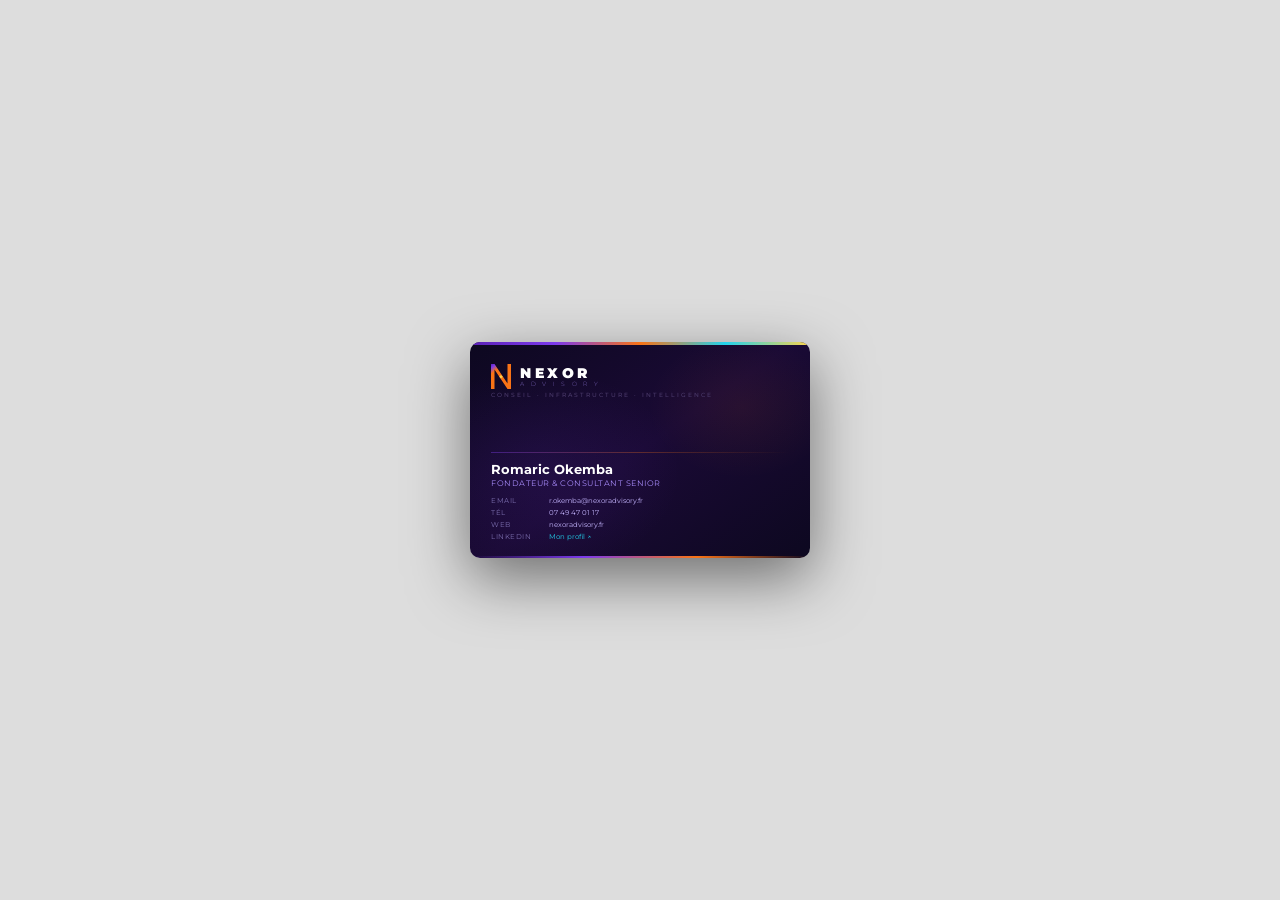
<file: brand/HTML/NEXOR_Carte_Visite_Recto.html>
<!DOCTYPE html><html lang="fr"><head><meta charset="UTF-8">
<title>NEXOR — Carte de Visite Recto</title><link href="https://fonts.googleapis.com/css2?family=Montserrat:wght@100;200;300;400;500;600;700;800;900&display=swap" rel="stylesheet">
<style>*{box-sizing:border-box;margin:0;padding:0}
body{font-family:'Montserrat',Arial,sans-serif;background:#060411;color:#fff}
.band{height:3px;background:linear-gradient(90deg,#5B21B6,#7C3AED,#F97316,#22D3EE,#FCD34D)}
.sec{padding:60px 48px;border-bottom:1px solid rgba(124,58,237,.1)}
.wrap{max-width:1040px;margin:0 auto}
.g2{display:grid;grid-template-columns:1fr 1fr;gap:20px}
.g3{display:grid;grid-template-columns:repeat(3,1fr);gap:16px}
.g4{display:grid;grid-template-columns:repeat(4,1fr);gap:12px}
.g6{display:grid;grid-template-columns:repeat(6,1fr);gap:10px}
.bx{border-radius:16px;padding:28px;display:flex;flex-direction:column;align-items:center;justify-content:center;gap:12px}
.bv{background:#0D0820;border:1px solid #2D1657}
.bd{background:#130926;border:1px solid #2D1657}
.bm{background:#1E0F3F;border:1px solid #3D2070}
.bl{background:#FAFAF9;border:1px solid #E9D5FF}
.cat{font-size:9px;font-weight:700;letter-spacing:4px;text-transform:uppercase;color:#7C3AED;margin-bottom:8px}
.cap{font-size:9px;font-weight:500;letter-spacing:2px;text-transform:uppercase;color:#7C6FAF;text-align:center;margin-top:6px}
.bt{font-size:11px;color:#A78BFA;line-height:1.85}
.bt strong{color:#fff;font-weight:600}
.row{display:flex;align-items:center;gap:16px;flex-wrap:wrap}
.cc{display:flex;flex-direction:column;align-items:center;text-align:center;gap:10px}
.rule{display:flex;gap:10px;font-size:11px;color:#A78BFA;line-height:1.7;margin-bottom:10px;align-items:flex-start}
.rule::before{content:'';width:6px;height:6px;border-radius:50%;flex-shrink:0;margin-top:5px}
.do::before{background:#10B981}.dn::before{background:#EF4444}.dn{color:#6B5B7A}
.sw{border-radius:10px;overflow:hidden;border:1px solid #2D1657}
.swc{height:44px}.swi{padding:8px 11px;background:#130926}
.swn{font-size:10px;font-weight:700;color:#fff;margin-bottom:1px}
.swh{font-size:9px;font-family:monospace;color:#7C6FAF}
.swu{font-size:8px;color:#4A3A6A;margin-top:2px;line-height:1.4}
.code{background:#0D0820;border-radius:8px;padding:14px 18px;font-family:monospace;font-size:10px;line-height:1.9;color:#22D3EE;border-left:2px solid #7C3AED}
a{color:#22D3EE;text-decoration:none}

body{background:#ddd;display:flex;align-items:center;justify-content:center;min-height:100vh}
.card{width:340px;height:216px;background:linear-gradient(145deg,#0D0820,#1A0A35,#0D0820);border-radius:10px;position:relative;overflow:hidden;box-shadow:0 20px 60px rgba(0,0,0,.5)}
.card::before{content:'';position:absolute;inset:0;background:radial-gradient(ellipse 70% 80% at 20% 60%,rgba(124,58,237,.1) 0%,transparent 60%),radial-gradient(ellipse 50% 60% at 80% 30%,rgba(249,115,22,.07) 0%,transparent 55%);pointer-events:none}
.inn{padding:19px 21px 17px;height:calc(100% - 2.5px);display:flex;flex-direction:column;justify-content:space-between;position:relative;z-index:1}
.sep{height:1px;background:linear-gradient(90deg,rgba(124,58,237,.4),rgba(249,115,22,.3),transparent);margin:8px 0}
</style></head><body>
<div class="card">
  <div style="height:2.5px;background:linear-gradient(90deg,#5B21B6,#7C3AED,#F97316,#22D3EE,#FCD34D)"></div>
  <div class="inn">
    <div>
      <div class="row" style="gap:9px">
        <svg viewBox="0 0 80 100" width="20" height="25" xmlns="http://www.w3.org/2000/svg"><defs><linearGradient id="gacr1" x1="0" y1="0" x2="20" y2="25" gradientUnits="userSpaceOnUse"><stop offset="0%" stop-color="#5B21B6"/><stop offset="38%" stop-color="#7C3AED"/><stop offset="100%" stop-color="#F97316"/></linearGradient></defs><path d="M0,0 L0,100 L14,100 L14,22 L66,100 L80,100 L80,0 L66,0 L66,78 L14,0 Z" fill="url(#gacr1)"/><polygon points="40,44 47,51 40,58 33,51" fill="#FCD34D"/></svg>
        <div><div style="font-size:14px;font-weight:900;letter-spacing:3.5px;color:#fff;line-height:1">NEXOR</div>
        <div style="font-size:5.5px;font-weight:200;letter-spacing:6.5px;color:#A78BFA;margin-top:1px">ADVISORY</div></div>
      </div>
      <div style="font-size:5.5px;font-weight:500;letter-spacing:2px;color:#4A3A6A;text-transform:uppercase;margin-top:3px">Conseil · Infrastructure · Intelligence</div>
    </div>
    <div>
      <div class="sep"></div>
      <div style="font-size:13px;font-weight:700;color:#fff;margin-bottom:2px">Romaric Okemba</div>
      <div style="font-size:7.5px;font-weight:400;color:#A78BFA;letter-spacing:.5px;text-transform:uppercase;margin-bottom:8px">Fondateur & Consultant Senior</div>
      <div style="display:flex;flex-direction:column;gap:3px">
        <div style="display:flex;align-items:center;gap:6px;font-size:7px;color:#C4B5FD">
          <span style="color:#7C6FAF;min-width:52px;font-size:6.5px;letter-spacing:.5px">EMAIL</span>
          <span>r.okemba@nexoradvisory.fr</span>
        </div>
        <div style="display:flex;align-items:center;gap:6px;font-size:7px;color:#C4B5FD">
          <span style="color:#7C6FAF;min-width:52px;font-size:6.5px;letter-spacing:.5px">TÉL</span>
          <span>07 49 47 01 17</span>
        </div>
        <div style="display:flex;align-items:center;gap:6px;font-size:7px;color:#C4B5FD">
          <span style="color:#7C6FAF;min-width:52px;font-size:6.5px;letter-spacing:.5px">WEB</span>
          <span>nexoradvisory.fr</span>
        </div>
        <div style="display:flex;align-items:center;gap:6px;font-size:7px;color:#C4B5FD">
          <span style="color:#7C6FAF;min-width:52px;font-size:6.5px;letter-spacing:.5px">LINKEDIN</span>
          <a href="https://www.linkedin.com/in/romaric-okemba-27833230/" style="color:#22D3EE;text-decoration:none;font-size:7px">Mon profil ↗</a>
        </div>
      </div>
    </div>
  </div>
  <div style="position:absolute;bottom:0;left:0;right:0;height:2px;background:linear-gradient(90deg,transparent,#7C3AED,#F97316,transparent)"></div>
</div>
</body></html>
</file>
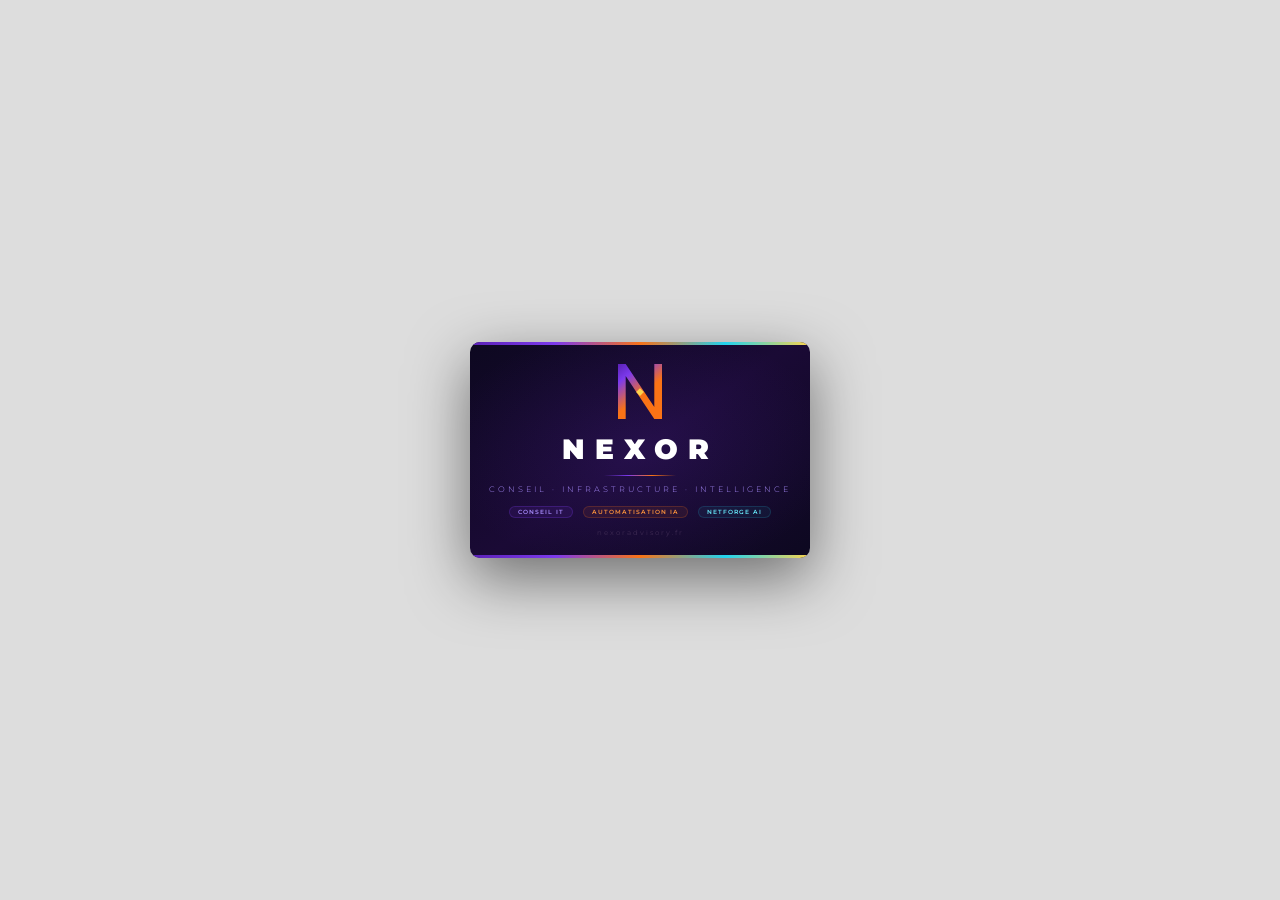
<file: brand/HTML/NEXOR_Carte_Visite_Verso.html>
<!DOCTYPE html><html lang="fr"><head><meta charset="UTF-8">
<title>NEXOR — Carte de Visite Verso</title><link href="https://fonts.googleapis.com/css2?family=Montserrat:wght@100;200;300;400;500;600;700;800;900&display=swap" rel="stylesheet">
<style>*{box-sizing:border-box;margin:0;padding:0}
body{font-family:'Montserrat',Arial,sans-serif;background:#060411;color:#fff}
.band{height:3px;background:linear-gradient(90deg,#5B21B6,#7C3AED,#F97316,#22D3EE,#FCD34D)}
.sec{padding:60px 48px;border-bottom:1px solid rgba(124,58,237,.1)}
.wrap{max-width:1040px;margin:0 auto}
.g2{display:grid;grid-template-columns:1fr 1fr;gap:20px}
.g3{display:grid;grid-template-columns:repeat(3,1fr);gap:16px}
.g4{display:grid;grid-template-columns:repeat(4,1fr);gap:12px}
.g6{display:grid;grid-template-columns:repeat(6,1fr);gap:10px}
.bx{border-radius:16px;padding:28px;display:flex;flex-direction:column;align-items:center;justify-content:center;gap:12px}
.bv{background:#0D0820;border:1px solid #2D1657}
.bd{background:#130926;border:1px solid #2D1657}
.bm{background:#1E0F3F;border:1px solid #3D2070}
.bl{background:#FAFAF9;border:1px solid #E9D5FF}
.cat{font-size:9px;font-weight:700;letter-spacing:4px;text-transform:uppercase;color:#7C3AED;margin-bottom:8px}
.cap{font-size:9px;font-weight:500;letter-spacing:2px;text-transform:uppercase;color:#7C6FAF;text-align:center;margin-top:6px}
.bt{font-size:11px;color:#A78BFA;line-height:1.85}
.bt strong{color:#fff;font-weight:600}
.row{display:flex;align-items:center;gap:16px;flex-wrap:wrap}
.cc{display:flex;flex-direction:column;align-items:center;text-align:center;gap:10px}
.rule{display:flex;gap:10px;font-size:11px;color:#A78BFA;line-height:1.7;margin-bottom:10px;align-items:flex-start}
.rule::before{content:'';width:6px;height:6px;border-radius:50%;flex-shrink:0;margin-top:5px}
.do::before{background:#10B981}.dn::before{background:#EF4444}.dn{color:#6B5B7A}
.sw{border-radius:10px;overflow:hidden;border:1px solid #2D1657}
.swc{height:44px}.swi{padding:8px 11px;background:#130926}
.swn{font-size:10px;font-weight:700;color:#fff;margin-bottom:1px}
.swh{font-size:9px;font-family:monospace;color:#7C6FAF}
.swu{font-size:8px;color:#4A3A6A;margin-top:2px;line-height:1.4}
.code{background:#0D0820;border-radius:8px;padding:14px 18px;font-family:monospace;font-size:10px;line-height:1.9;color:#22D3EE;border-left:2px solid #7C3AED}
a{color:#22D3EE;text-decoration:none}

body{background:#ddd;display:flex;align-items:center;justify-content:center;min-height:100vh}
.card{width:340px;height:216px;background:linear-gradient(145deg,#0D0820,#1A0A35,#0D0820);border-radius:10px;position:relative;overflow:hidden;box-shadow:0 20px 60px rgba(0,0,0,.5)}
.card::before{content:'';position:absolute;inset:0;background:radial-gradient(ellipse 90% 90% at 50% 50%,rgba(124,58,237,.12) 0%,transparent 65%);pointer-events:none}
</style></head><body>
<div class="card">
  <div style="height:3px;background:linear-gradient(90deg,#5B21B6,#7C3AED,#F97316,#22D3EE,#FCD34D)"></div>
  <div style="height:calc(100% - 6px);display:flex;flex-direction:column;align-items:center;justify-content:center;gap:7px;padding:14px;position:relative;z-index:1">
    <svg viewBox="0 0 80 100" width="44" height="55" xmlns="http://www.w3.org/2000/svg"><defs><linearGradient id="gacv" x1="0" y1="0" x2="44" y2="55" gradientUnits="userSpaceOnUse"><stop offset="0%" stop-color="#5B21B6"/><stop offset="38%" stop-color="#7C3AED"/><stop offset="100%" stop-color="#F97316"/></linearGradient></defs><path d="M0,0 L0,100 L14,100 L14,22 L66,100 L80,100 L80,0 L66,0 L66,78 L14,0 Z" fill="url(#gacv)"/><polygon points="40,44 47,51 40,58 33,51" fill="#FCD34D"/></svg>
    <div style="font-size:28px;font-weight:900;letter-spacing:10px;color:#fff;margin-top:6px">NEXOR</div>
    <div style="height:1px;width:72px;background:linear-gradient(90deg,transparent,#7C3AED,#F97316,transparent);margin:2px auto"></div>
    <div style="font-size:7.5px;font-weight:300;letter-spacing:3px;color:#A78BFA;text-transform:uppercase;text-align:center">Conseil · Infrastructure · Intelligence</div>
    <div style="display:flex;gap:10px;margin-top:5px">
      <span style="background:rgba(124,58,237,.1);border:1px solid rgba(124,58,237,.25);border-radius:12px;padding:2px 8px;font-size:5.5px;font-weight:600;letter-spacing:1px;color:#A78BFA;text-transform:uppercase">Conseil IT</span>
      <span style="background:rgba(249,115,22,.08);border:1px solid rgba(249,115,22,.2);border-radius:12px;padding:2px 8px;font-size:5.5px;font-weight:600;letter-spacing:1px;color:#FB923C;text-transform:uppercase">Automatisation IA</span>
      <span style="background:rgba(34,211,238,.06);border:1px solid rgba(34,211,238,.15);border-radius:12px;padding:2px 8px;font-size:5.5px;font-weight:600;letter-spacing:1px;color:#67E8F9;text-transform:uppercase">NetForge AI</span>
    </div>
    <div style="font-size:6.5px;color:#3D2A52;letter-spacing:2px;margin-top:4px">nexoradvisory.fr</div>
  </div>
  <div style="position:absolute;bottom:0;left:0;right:0;height:3px;background:linear-gradient(90deg,#5B21B6,#7C3AED,#F97316,#22D3EE,#FCD34D)"></div>
</div>
</body></html>
</file>
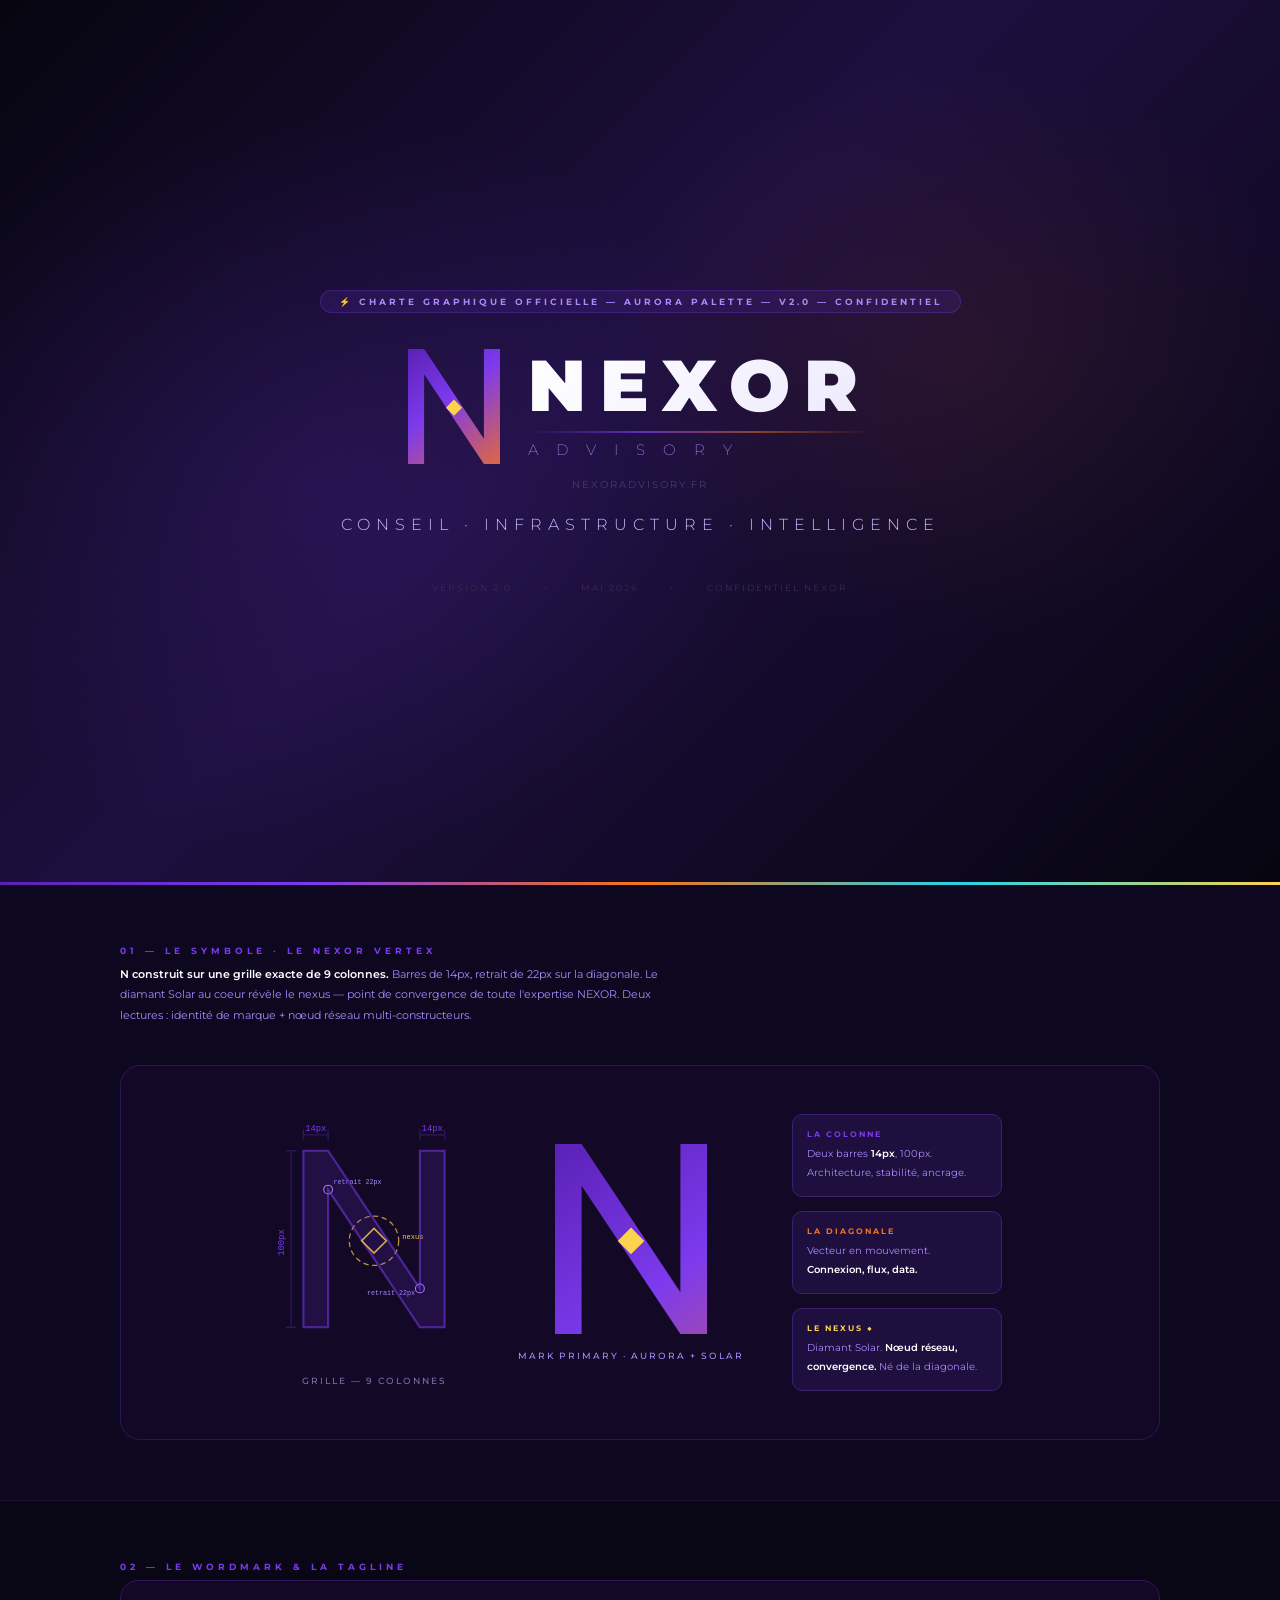
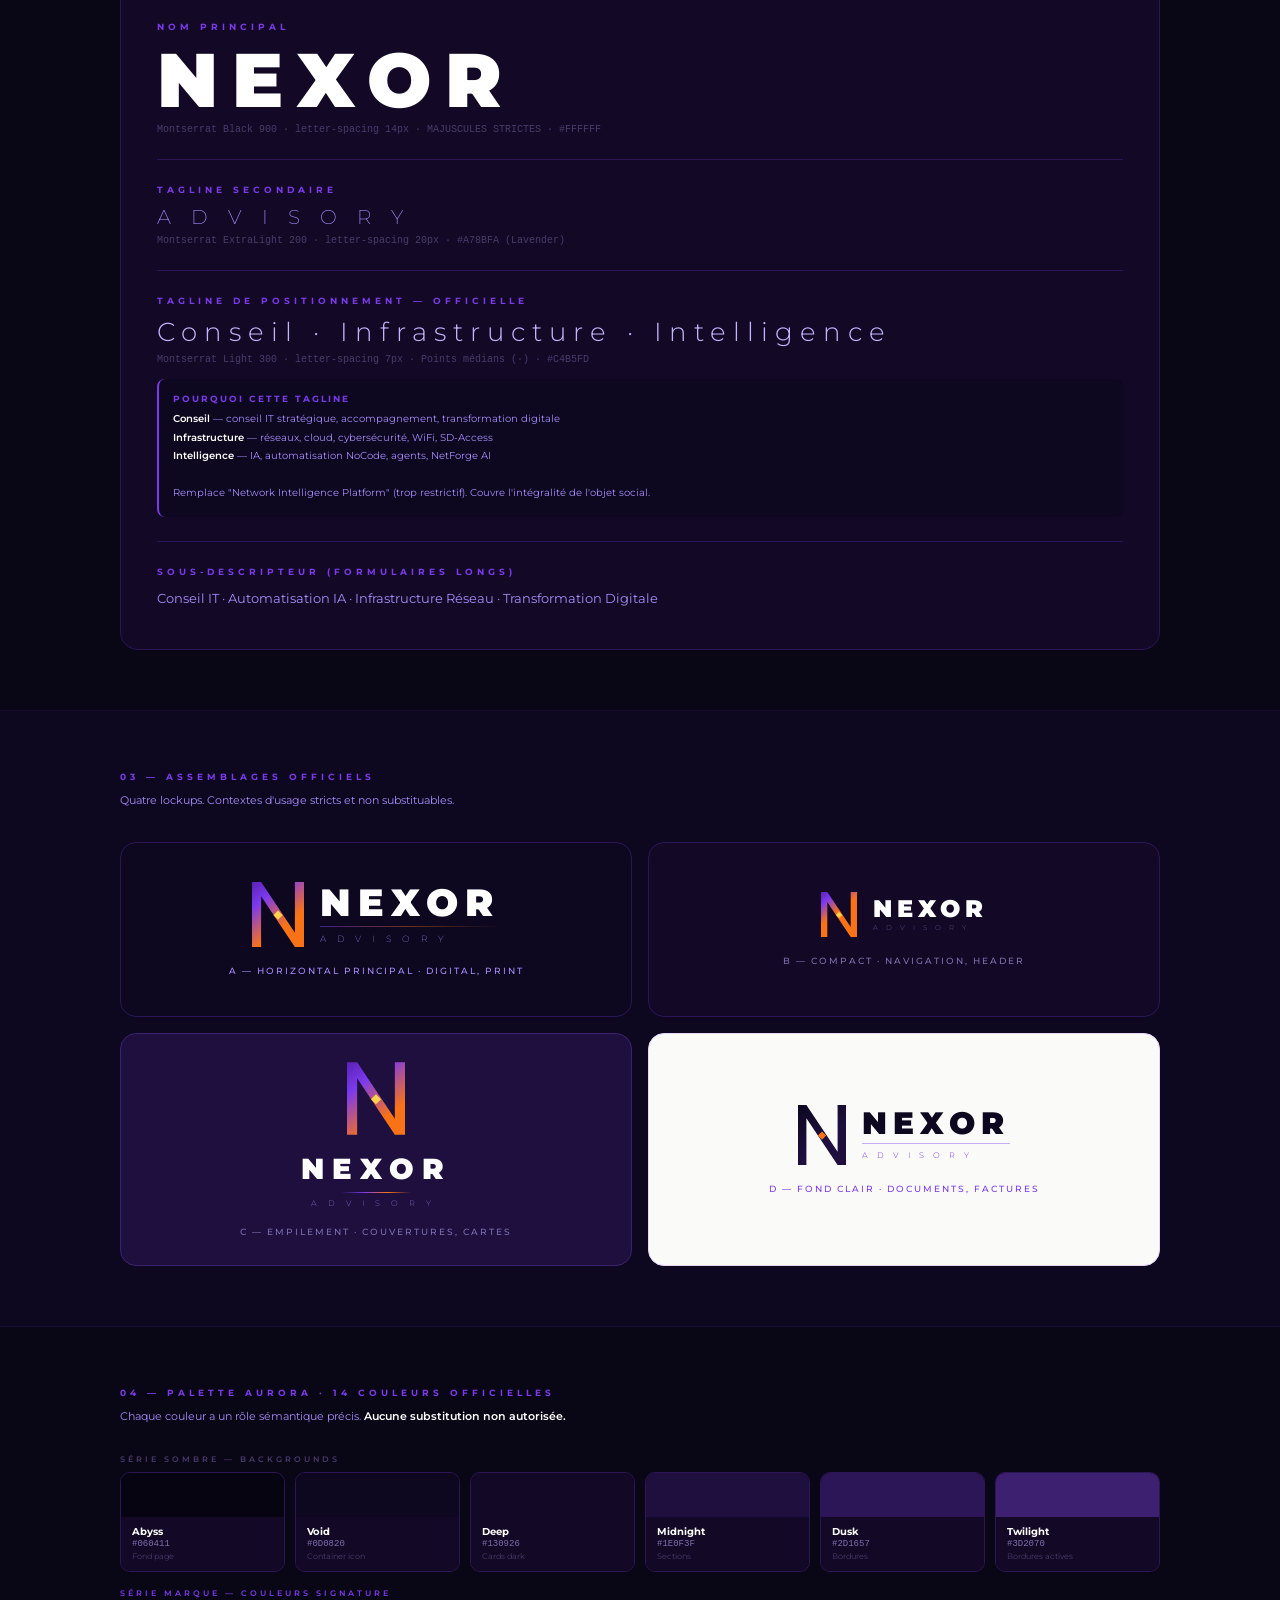
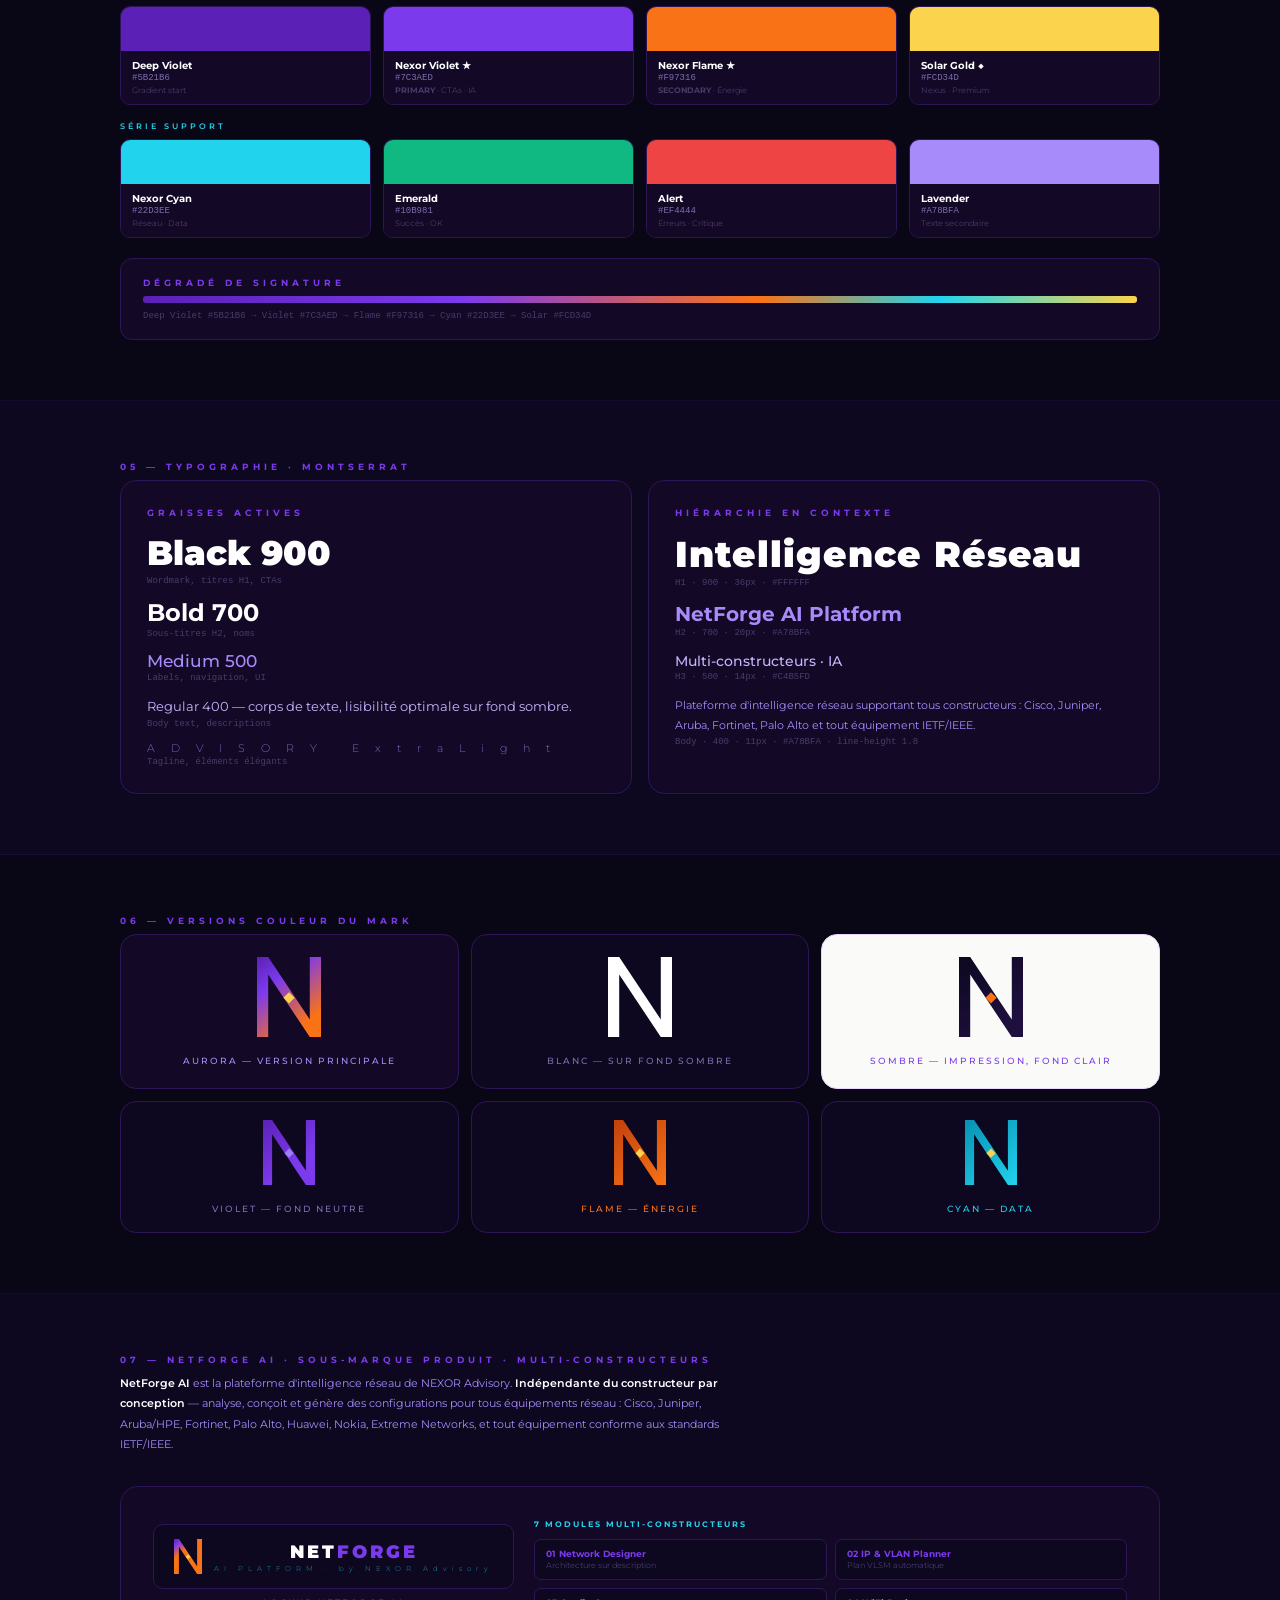
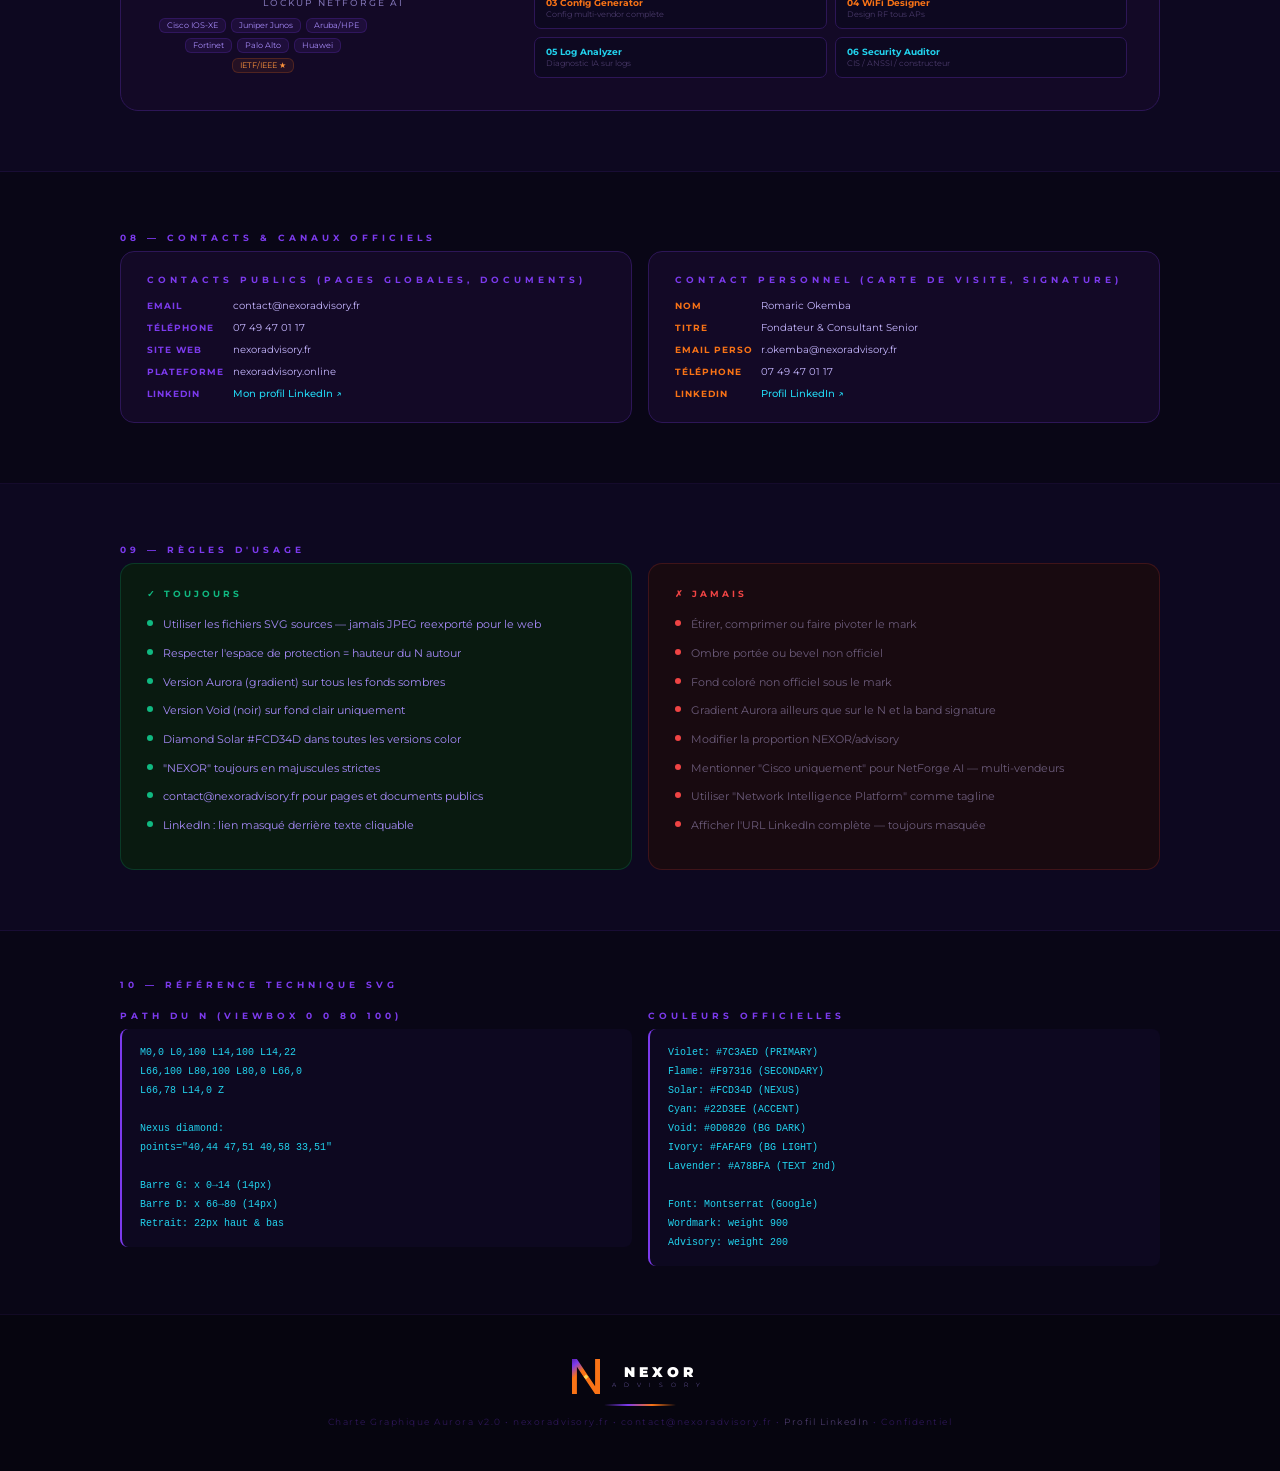
<file: brand/HTML/NEXOR_Charte_Graphique_Aurora_v2.html>
<!DOCTYPE html><html lang="fr"><head><meta charset="UTF-8">
<title>NEXOR Advisory — Charte Graphique Aurora v2.0</title><link href="https://fonts.googleapis.com/css2?family=Montserrat:wght@100;200;300;400;500;600;700;800;900&display=swap" rel="stylesheet">
<style>*{box-sizing:border-box;margin:0;padding:0}
body{font-family:'Montserrat',Arial,sans-serif;background:#060411;color:#fff}
.band{height:3px;background:linear-gradient(90deg,#5B21B6,#7C3AED,#F97316,#22D3EE,#FCD34D)}
.sec{padding:60px 48px;border-bottom:1px solid rgba(124,58,237,.1)}
.wrap{max-width:1040px;margin:0 auto}
.g2{display:grid;grid-template-columns:1fr 1fr;gap:20px}
.g3{display:grid;grid-template-columns:repeat(3,1fr);gap:16px}
.g4{display:grid;grid-template-columns:repeat(4,1fr);gap:12px}
.g6{display:grid;grid-template-columns:repeat(6,1fr);gap:10px}
.bx{border-radius:16px;padding:28px;display:flex;flex-direction:column;align-items:center;justify-content:center;gap:12px}
.bv{background:#0D0820;border:1px solid #2D1657}
.bd{background:#130926;border:1px solid #2D1657}
.bm{background:#1E0F3F;border:1px solid #3D2070}
.bl{background:#FAFAF9;border:1px solid #E9D5FF}
.cat{font-size:9px;font-weight:700;letter-spacing:4px;text-transform:uppercase;color:#7C3AED;margin-bottom:8px}
.cap{font-size:9px;font-weight:500;letter-spacing:2px;text-transform:uppercase;color:#7C6FAF;text-align:center;margin-top:6px}
.bt{font-size:11px;color:#A78BFA;line-height:1.85}
.bt strong{color:#fff;font-weight:600}
.row{display:flex;align-items:center;gap:16px;flex-wrap:wrap}
.cc{display:flex;flex-direction:column;align-items:center;text-align:center;gap:10px}
.rule{display:flex;gap:10px;font-size:11px;color:#A78BFA;line-height:1.7;margin-bottom:10px;align-items:flex-start}
.rule::before{content:'';width:6px;height:6px;border-radius:50%;flex-shrink:0;margin-top:5px}
.do::before{background:#10B981}.dn::before{background:#EF4444}.dn{color:#6B5B7A}
.sw{border-radius:10px;overflow:hidden;border:1px solid #2D1657}
.swc{height:44px}.swi{padding:8px 11px;background:#130926}
.swn{font-size:10px;font-weight:700;color:#fff;margin-bottom:1px}
.swh{font-size:9px;font-family:monospace;color:#7C6FAF}
.swu{font-size:8px;color:#4A3A6A;margin-top:2px;line-height:1.4}
.code{background:#0D0820;border-radius:8px;padding:14px 18px;font-family:monospace;font-size:10px;line-height:1.9;color:#22D3EE;border-left:2px solid #7C3AED}
a{color:#22D3EE;text-decoration:none}

.cover{min-height:98vh;background:linear-gradient(135deg,#06050F 0%,#1E0F3F 45%,#06050F 100%);
  display:flex;flex-direction:column;justify-content:center;align-items:center;
  text-align:center;padding:60px;position:relative;overflow:hidden}
.cover::before{content:'';position:absolute;inset:0;
  background:radial-gradient(ellipse 60% 70% at 25% 55%,rgba(124,58,237,.14) 0%,transparent 60%),
             radial-gradient(ellipse 50% 60% at 75% 40%,rgba(249,115,22,.08) 0%,transparent 55%);
  pointer-events:none}
.ctag{display:inline-block;background:rgba(124,58,237,.12);color:#A78BFA;
  font-size:9px;font-weight:700;letter-spacing:3px;padding:5px 18px;border-radius:20px;
  border:1px solid rgba(124,58,237,.28);text-transform:uppercase;margin-bottom:36px;position:relative;z-index:1}
</style></head><body>

<!-- COUVERTURE -->
<div class="cover">
  <div class="ctag">&#9889; Charte Graphique Officielle — Aurora Palette — v2.0 — Confidentiel</div>
  <div style="position:relative;z-index:1;display:flex;align-items:center;gap:28px;margin-bottom:14px">
    <svg viewBox="0 0 80 100" width="92" height="115" xmlns="http://www.w3.org/2000/svg"><defs><linearGradient id="gacv" x1="0" y1="0" x2="92" y2="115" gradientUnits="userSpaceOnUse"><stop offset="0%" stop-color="#5B21B6"/><stop offset="38%" stop-color="#7C3AED"/><stop offset="100%" stop-color="#F97316"/></linearGradient></defs><path d="M0,0 L0,100 L14,100 L14,22 L66,100 L80,100 L80,0 L66,0 L66,78 L14,0 Z" fill="url(#gacv)"/><polygon points="40,44 47,51 40,58 33,51" fill="#FCD34D"/></svg>
    <div style="text-align:left">
      <div style="font-size:72px;font-weight:900;letter-spacing:14px;color:#fff;line-height:.9;
        background:linear-gradient(135deg,#fff,#EDE9FE);-webkit-background-clip:text;
        -webkit-text-fill-color:transparent;background-clip:text;padding-bottom:6px">NEXOR</div>
      <div style="height:1.5px;background:linear-gradient(90deg,transparent,rgba(124,58,237,.7),rgba(249,115,22,.5),transparent);margin:7px 0"></div>
      <div style="font-size:15px;font-weight:200;letter-spacing:18px;color:#A78BFA">ADVISORY</div>
    </div>
  </div>
  <div style="font-size:10px;color:#4A3A6A;letter-spacing:2px;text-transform:uppercase;position:relative;z-index:1">nexoradvisory.fr</div>
  <div style="font-size:16px;font-weight:300;color:#C4B5FD;letter-spacing:6px;text-transform:uppercase;position:relative;z-index:1;margin-top:24px">Conseil · Infrastructure · Intelligence</div>
  <div style="position:relative;z-index:1;margin-top:48px;display:flex;gap:32px;font-size:9px;color:#3D2A52;letter-spacing:2px;text-transform:uppercase">
    <span>Version 2.0</span><span>•</span><span>Mai 2026</span><span>•</span><span>Confidentiel NEXOR</span>
  </div>
</div>
<div class="band"></div>

<!-- 01 SYMBOLE -->
<section class="sec" style="background:#0D0820"><div class="wrap">
  <div class="cat">01 — Le Symbole · Le Nexor Vertex</div>
  <p class="bt" style="max-width:560px;margin-bottom:40px">
    <strong>N construit sur une grille exacte de 9 colonnes.</strong>
    Barres de 14px, retrait de 22px sur la diagonale. Le diamant Solar au coeur révèle
    le nexus — point de convergence de toute l'expertise NEXOR.
    Deux lectures : identité de marque + nœud réseau multi-constructeurs.
  </p>
  <div style="background:#130926;border:1px solid #2D1657;border-radius:20px;padding:48px 36px">
    <div class="row" style="justify-content:center;gap:48px">
      <div class="cc">
        <svg viewBox="-14 -18 108 136" width="192" height="240">
          <g stroke="#2D1657" stroke-width="0.8" fill="none">
            <line x1="0" y1="-9" x2="14" y2="-9"/><line x1="0" y1="-12" x2="0" y2="-6"/>
            <line x1="14" y1="-12" x2="14" y2="-6"/><line x1="66" y1="-9" x2="80" y2="-9"/>
            <line x1="66" y1="-12" x2="66" y2="-6"/><line x1="80" y1="-12" x2="80" y2="-6"/>
            <line x1="-7" y1="0" x2="-7" y2="100"/><line x1="-10" y1="0" x2="-4" y2="0"/>
            <line x1="-10" y1="100" x2="-4" y2="100"/>
          </g>
          <text x="7" y="-11" font-family="monospace" font-size="5" fill="#7C3AED" text-anchor="middle">14px</text>
          <text x="73" y="-11" font-family="monospace" font-size="5" fill="#7C3AED" text-anchor="middle">14px</text>
          <text x="-11" y="52" font-family="monospace" font-size="5" fill="#7C3AED" text-anchor="middle" transform="rotate(-90,-11,52)">100px</text>
          <circle cx="14" cy="22" r="2.5" fill="none" stroke="#A78BFA" stroke-width="0.6"/>
          <circle cx="66" cy="78" r="2.5" fill="none" stroke="#A78BFA" stroke-width="0.6"/>
          <text x="17" y="19" font-family="monospace" font-size="3.8" fill="#A78BFA">retrait 22px</text>
          <text x="36" y="82" font-family="monospace" font-size="3.8" fill="#A78BFA">retrait 22px</text>
          <circle cx="40" cy="51" r="14" fill="none" stroke="#FCD34D" stroke-width="0.7" stroke-dasharray="3,2" opacity="0.7"/>
          <text x="56" y="50" font-family="monospace" font-size="4" fill="#FCD34D">nexus</text>
          <path d="M0,0 L0,100 L14,100 L14,22 L66,100 L80,100 L80,0 L66,0 L66,78 L14,0 Z" fill="#7C3AED" opacity="0.15"/>
          <path d="M0,0 L0,100 L14,100 L14,22 L66,100 L80,100 L80,0 L66,0 L66,78 L14,0 Z" fill="none" stroke="#7C3AED" stroke-width="1.2" opacity="0.55"/>
          <polygon points="40,44 47,51 40,58 33,51" fill="none" stroke="#FCD34D" stroke-width="0.9" opacity="0.8"/>
        </svg>
        <div class="cap">Grille — 9 colonnes</div>
      </div>
      <div class="cc"><svg viewBox="0 0 80 100" width="152" height="190" xmlns="http://www.w3.org/2000/svg"><defs><linearGradient id="gas1" x1="0" y1="0" x2="152" y2="190" gradientUnits="userSpaceOnUse"><stop offset="0%" stop-color="#5B21B6"/><stop offset="38%" stop-color="#7C3AED"/><stop offset="100%" stop-color="#F97316"/></linearGradient></defs><path d="M0,0 L0,100 L14,100 L14,22 L66,100 L80,100 L80,0 L66,0 L66,78 L14,0 Z" fill="url(#gas1)"/><polygon points="40,44 47,51 40,58 33,51" fill="#FCD34D"/></svg><div class="cap" style="color:#A78BFA">Mark Primary · Aurora + Solar</div></div>
      <div style="display:flex;flex-direction:column;gap:14px;max-width:210px">
        <div style="background:#1E0F3F;border-radius:10px;padding:14px;border:1px solid #3D2070">
          <div style="font-size:8px;font-weight:700;letter-spacing:2px;text-transform:uppercase;color:#7C3AED;margin-bottom:6px">La Colonne</div>
          <div class="bt" style="font-size:10px">Deux barres <strong>14px</strong>, 100px. Architecture, stabilité, ancrage.</div>
        </div>
        <div style="background:#1E0F3F;border-radius:10px;padding:14px;border:1px solid #3D2070">
          <div style="font-size:8px;font-weight:700;letter-spacing:2px;text-transform:uppercase;color:#F97316;margin-bottom:6px">La Diagonale</div>
          <div class="bt" style="font-size:10px">Vecteur en mouvement. <strong>Connexion, flux, data.</strong></div>
        </div>
        <div style="background:#1E0F3F;border-radius:10px;padding:14px;border:1px solid #3D2070">
          <div style="font-size:8px;font-weight:700;letter-spacing:2px;text-transform:uppercase;color:#FCD34D;margin-bottom:6px">Le Nexus ◆</div>
          <div class="bt" style="font-size:10px">Diamant Solar. <strong>Nœud réseau, convergence.</strong> Né de la diagonale.</div>
        </div>
      </div>
    </div>
  </div>
</div></section>

<!-- 02 WORDMARK + TAGLINE -->
<section class="sec" style="background:#090616"><div class="wrap">
  <div class="cat">02 — Le Wordmark & La Tagline</div>
  <div style="background:#130926;border:1px solid #2D1657;border-radius:18px;padding:40px 36px">
    <div style="padding-bottom:24px;margin-bottom:24px;border-bottom:1px solid #2D1657">
      <div class="cat" style="margin-bottom:10px">Nom principal</div>
      <div style="font-size:76px;font-weight:900;letter-spacing:14px;color:#fff;line-height:1;margin-bottom:6px">NEXOR</div>
      <div style="font-family:monospace;font-size:10px;color:#4A3A6A">Montserrat Black 900 · letter-spacing 14px · MAJUSCULES STRICTES · #FFFFFF</div>
    </div>
    <div style="padding-bottom:24px;margin-bottom:24px;border-bottom:1px solid #2D1657">
      <div class="cat" style="margin-bottom:10px">Tagline secondaire</div>
      <div style="font-size:20px;font-weight:200;letter-spacing:20px;color:#A78BFA;margin-bottom:6px">ADVISORY</div>
      <div style="font-family:monospace;font-size:10px;color:#4A3A6A">Montserrat ExtraLight 200 · letter-spacing 20px · #A78BFA (Lavender)</div>
    </div>
    <div style="padding-bottom:24px;margin-bottom:24px;border-bottom:1px solid #2D1657">
      <div class="cat" style="margin-bottom:10px">Tagline de positionnement — OFFICIELLE</div>
      <div style="font-size:26px;font-weight:300;letter-spacing:7px;color:#C4B5FD;margin-bottom:6px">Conseil · Infrastructure · Intelligence</div>
      <div style="font-family:monospace;font-size:10px;color:#4A3A6A;margin-bottom:14px">Montserrat Light 300 · letter-spacing 7px · Points médians (·) · #C4B5FD</div>
      <div style="background:#0D0820;border-radius:8px;padding:14px;border-left:2px solid #7C3AED">
        <div style="font-size:9px;font-weight:700;color:#7C3AED;letter-spacing:2px;text-transform:uppercase;margin-bottom:6px">Pourquoi cette tagline</div>
        <div class="bt" style="font-size:10px">
          <strong>Conseil</strong> — conseil IT stratégique, accompagnement, transformation digitale<br>
          <strong>Infrastructure</strong> — réseaux, cloud, cybersécurité, WiFi, SD-Access<br>
          <strong>Intelligence</strong> — IA, automatisation NoCode, agents, NetForge AI<br><br>
          Remplace "Network Intelligence Platform" (trop restrictif). Couvre l'intégralité de l'objet social.
        </div>
      </div>
    </div>
    <div>
      <div class="cat" style="margin-bottom:10px">Sous-descripteur (formulaires longs)</div>
      <div style="font-size:13px;color:#A78BFA;line-height:1.7">Conseil IT · Automatisation IA · Infrastructure Réseau · Transformation Digitale</div>
    </div>
  </div>
</div></section>

<!-- 03 ASSEMBLAGES -->
<section class="sec" style="background:#0D0820"><div class="wrap">
  <div class="cat">03 — Assemblages Officiels</div>
  <p class="bt" style="max-width:480px;margin-bottom:32px">Quatre lockups. Contextes d'usage stricts et non substituables.</p>
  <div class="g2" style="gap:16px">
    <div class="bx bv" style="min-height:175px">
      <div class="row"><svg viewBox="0 0 80 100" width="52" height="65" xmlns="http://www.w3.org/2000/svg"><defs><linearGradient id="gala" x1="0" y1="0" x2="52" y2="65" gradientUnits="userSpaceOnUse"><stop offset="0%" stop-color="#5B21B6"/><stop offset="38%" stop-color="#7C3AED"/><stop offset="100%" stop-color="#F97316"/></linearGradient></defs><path d="M0,0 L0,100 L14,100 L14,22 L66,100 L80,100 L80,0 L66,0 L66,78 L14,0 Z" fill="url(#gala)"/><polygon points="40,44 47,51 40,58 33,51" fill="#FCD34D"/></svg>
        <div><div style="font-size:38px;font-weight:900;letter-spacing:7px;color:#fff;line-height:.9">NEXOR</div>
        <div style="height:1px;background:linear-gradient(90deg,rgba(124,58,237,.5),rgba(249,115,22,.4),transparent);margin:6px 0"></div>
        <div style="font-size:9px;font-weight:200;letter-spacing:11px;color:#A78BFA">ADVISORY</div></div>
      </div>
      <div class="cap" style="color:#A78BFA">A — Horizontal principal · Digital, print</div>
    </div>
    <div class="bx bd" style="min-height:175px">
      <div class="row"><svg viewBox="0 0 80 100" width="36" height="45" xmlns="http://www.w3.org/2000/svg"><defs><linearGradient id="galb" x1="0" y1="0" x2="36" y2="45" gradientUnits="userSpaceOnUse"><stop offset="0%" stop-color="#5B21B6"/><stop offset="38%" stop-color="#7C3AED"/><stop offset="100%" stop-color="#F97316"/></linearGradient></defs><path d="M0,0 L0,100 L14,100 L14,22 L66,100 L80,100 L80,0 L66,0 L66,78 L14,0 Z" fill="url(#galb)"/><polygon points="40,44 47,51 40,58 33,51" fill="#FCD34D"/></svg>
        <div><div style="font-size:24px;font-weight:900;letter-spacing:5px;color:#fff;line-height:.9">NEXOR</div>
        <div style="font-size:6.5px;font-weight:200;letter-spacing:8px;color:#7C6FAF;margin-top:4px">ADVISORY</div></div>
      </div>
      <div class="cap">B — Compact · Navigation, header</div>
    </div>
    <div class="bx bm" style="min-height:195px">
      <div style="text-align:center"><svg viewBox="0 0 80 100" width="58" height="73" xmlns="http://www.w3.org/2000/svg"><defs><linearGradient id="galc" x1="0" y1="0" x2="58" y2="73" gradientUnits="userSpaceOnUse"><stop offset="0%" stop-color="#5B21B6"/><stop offset="38%" stop-color="#7C3AED"/><stop offset="100%" stop-color="#F97316"/></linearGradient></defs><path d="M0,0 L0,100 L14,100 L14,22 L66,100 L80,100 L80,0 L66,0 L66,78 L14,0 Z" fill="url(#galc)"/><polygon points="40,44 47,51 40,58 33,51" fill="#FCD34D"/></svg>
        <div style="font-size:29px;font-weight:900;letter-spacing:8px;color:#fff;margin-top:12px">NEXOR</div>
        <div style="height:1px;background:linear-gradient(90deg,transparent,#7C3AED,#F97316,transparent);margin:6px auto;width:70px"></div>
        <div style="font-size:7.5px;font-weight:200;letter-spacing:11px;color:#A78BFA">ADVISORY</div>
      </div>
      <div class="cap">C — Empilement · Couvertures, cartes</div>
    </div>
    <div class="bx bl" style="min-height:195px">
      <div class="row"><svg viewBox="0 0 80 100" width="48" height="60" xmlns="http://www.w3.org/2000/svg"><defs><linearGradient id="gdld" x1="0" y1="0" x2="48" y2="60" gradientUnits="userSpaceOnUse"><stop offset="0%" stop-color="#0D0820"/><stop offset="100%" stop-color="#1E0F3F"/></linearGradient></defs><path d="M0,0 L0,100 L14,100 L14,22 L66,100 L80,100 L80,0 L66,0 L66,78 L14,0 Z" fill="url(#gdld)"/><polygon points="40,44 47,51 40,58 33,51" fill="#F97316"/></svg>
        <div><div style="font-size:31px;font-weight:900;letter-spacing:6px;color:#0D0820;line-height:.9">NEXOR</div>
        <div style="height:1px;background:rgba(124,58,237,.4);margin:6px 0"></div>
        <div style="font-size:8px;font-weight:300;letter-spacing:9px;color:#7C3AED">ADVISORY</div></div>
      </div>
      <div class="cap" style="color:#7C3AED">D — Fond clair · Documents, factures</div>
    </div>
  </div>
</div></section>

<!-- 04 PALETTE -->
<section class="sec" style="background:#090616"><div class="wrap">
  <div class="cat">04 — Palette Aurora · 14 Couleurs Officielles</div>
  <p class="bt" style="max-width:480px;margin-bottom:28px">Chaque couleur a un rôle sémantique précis. <strong>Aucune substitution non autorisée.</strong></p>
  <div style="font-size:8px;font-weight:600;letter-spacing:3px;color:#4A3A6A;text-transform:uppercase;margin-bottom:8px">Série sombre — backgrounds</div>
  <div class="g6" style="margin-bottom:16px">
    <div class="sw"><div class="swc" style="background:#060411"></div><div class="swi"><div class="swn">Abyss</div><div class="swh">#060411</div><div class="swu">Fond page</div></div></div>
    <div class="sw"><div class="swc" style="background:#0D0820"></div><div class="swi"><div class="swn">Void</div><div class="swh">#0D0820</div><div class="swu">Container icon</div></div></div>
    <div class="sw"><div class="swc" style="background:#130926"></div><div class="swi"><div class="swn">Deep</div><div class="swh">#130926</div><div class="swu">Cards dark</div></div></div>
    <div class="sw"><div class="swc" style="background:#1E0F3F"></div><div class="swi"><div class="swn">Midnight</div><div class="swh">#1E0F3F</div><div class="swu">Sections</div></div></div>
    <div class="sw"><div class="swc" style="background:#2D1657"></div><div class="swi"><div class="swn">Dusk</div><div class="swh">#2D1657</div><div class="swu">Bordures</div></div></div>
    <div class="sw"><div class="swc" style="background:#3D2070"></div><div class="swi"><div class="swn">Twilight</div><div class="swh">#3D2070</div><div class="swu">Bordures actives</div></div></div>
  </div>
  <div style="font-size:8px;font-weight:600;letter-spacing:3px;color:#7C3AED;text-transform:uppercase;margin-bottom:8px">Série marque — couleurs signature</div>
  <div class="g4" style="margin-bottom:16px">
    <div class="sw"><div class="swc" style="background:#5B21B6"></div><div class="swi"><div class="swn">Deep Violet</div><div class="swh">#5B21B6</div><div class="swu">Gradient start</div></div></div>
    <div class="sw"><div class="swc" style="background:#7C3AED"></div><div class="swi"><div class="swn">Nexor Violet ★</div><div class="swh">#7C3AED</div><div class="swu"><strong>PRIMARY</strong> · CTAs · IA</div></div></div>
    <div class="sw"><div class="swc" style="background:#F97316"></div><div class="swi"><div class="swn">Nexor Flame ★</div><div class="swh">#F97316</div><div class="swu"><strong>SECONDARY</strong> · Énergie</div></div></div>
    <div class="sw"><div class="swc" style="background:#FCD34D"></div><div class="swi"><div class="swn">Solar Gold ◆</div><div class="swh">#FCD34D</div><div class="swu">Nexus · Premium</div></div></div>
  </div>
  <div style="font-size:8px;font-weight:600;letter-spacing:3px;color:#22D3EE;text-transform:uppercase;margin-bottom:8px">Série support</div>
  <div class="g4" style="margin-bottom:20px">
    <div class="sw"><div class="swc" style="background:#22D3EE"></div><div class="swi"><div class="swn">Nexor Cyan</div><div class="swh">#22D3EE</div><div class="swu">Réseau · Data</div></div></div>
    <div class="sw"><div class="swc" style="background:#10B981"></div><div class="swi"><div class="swn">Emerald</div><div class="swh">#10B981</div><div class="swu">Succès · OK</div></div></div>
    <div class="sw"><div class="swc" style="background:#EF4444"></div><div class="swi"><div class="swn">Alert</div><div class="swh">#EF4444</div><div class="swu">Erreurs · Critique</div></div></div>
    <div class="sw"><div class="swc" style="background:#A78BFA"></div><div class="swi"><div class="swn">Lavender</div><div class="swh">#A78BFA</div><div class="swu">Texte secondaire</div></div></div>
  </div>
  <div class="bd" style="border-radius:12px;padding:18px 22px">
    <div class="cat" style="margin-bottom:8px">Dégradé de Signature</div>
    <div style="height:7px;border-radius:3px;background:linear-gradient(90deg,#5B21B6,#7C3AED 32%,#F97316 62%,#22D3EE 80%,#FCD34D);margin-bottom:8px"></div>
    <div style="font-size:9px;font-family:monospace;color:#4A3A6A">Deep Violet #5B21B6 → Violet #7C3AED → Flame #F97316 → Cyan #22D3EE → Solar #FCD34D</div>
  </div>
</div></section>

<!-- 05 TYPOGRAPHIE -->
<section class="sec" style="background:#0D0820"><div class="wrap">
  <div class="cat">05 — Typographie · Montserrat</div>
  <div class="g2" style="gap:16px">
    <div class="bd" style="border-radius:16px;padding:26px">
      <div class="cat" style="margin-bottom:14px">Graisses actives</div>
      <div style="font-size:34px;font-weight:900;color:#fff;margin-bottom:2px">Black 900</div>
      <div style="font-size:9px;font-family:monospace;color:#4A3A6A;margin-bottom:12px">Wordmark, titres H1, CTAs</div>
      <div style="font-size:24px;font-weight:700;color:#fff;margin-bottom:2px">Bold 700</div>
      <div style="font-size:9px;font-family:monospace;color:#4A3A6A;margin-bottom:12px">Sous-titres H2, noms</div>
      <div style="font-size:17px;font-weight:500;color:#A78BFA;margin-bottom:2px">Medium 500</div>
      <div style="font-size:9px;font-family:monospace;color:#4A3A6A;margin-bottom:12px">Labels, navigation, UI</div>
      <div style="font-size:13px;font-weight:400;color:#C4B5FD;line-height:1.7;margin-bottom:2px">Regular 400 — corps de texte, lisibilité optimale sur fond sombre.</div>
      <div style="font-size:9px;font-family:monospace;color:#4A3A6A;margin-bottom:12px">Body text, descriptions</div>
      <div style="font-size:11px;font-weight:200;letter-spacing:16px;color:#A78BFA;margin-bottom:2px">ADVISORY ExtraLight</div>
      <div style="font-size:9px;font-family:monospace;color:#4A3A6A">Tagline, éléments élégants</div>
    </div>
    <div class="bd" style="border-radius:16px;padding:26px">
      <div class="cat" style="margin-bottom:14px">Hiérarchie en contexte</div>
      <div style="font-size:36px;font-weight:900;letter-spacing:1px;color:#fff;margin-bottom:2px">Intelligence Réseau</div>
      <div style="font-size:9px;font-family:monospace;color:#4A3A6A;margin-bottom:14px">H1 · 900 · 36px · #FFFFFF</div>
      <div style="font-size:20px;font-weight:700;color:#A78BFA;margin-bottom:2px">NetForge AI Platform</div>
      <div style="font-size:9px;font-family:monospace;color:#4A3A6A;margin-bottom:14px">H2 · 700 · 20px · #A78BFA</div>
      <div style="font-size:14px;font-weight:500;color:#C4B5FD;margin-bottom:2px">Multi-constructeurs · IA</div>
      <div style="font-size:9px;font-family:monospace;color:#4A3A6A;margin-bottom:14px">H3 · 500 · 14px · #C4B5FD</div>
      <div style="font-size:11px;font-weight:400;color:#A78BFA;line-height:1.8;margin-bottom:2px">Plateforme d'intelligence réseau supportant tous constructeurs : Cisco, Juniper, Aruba, Fortinet, Palo Alto et tout équipement IETF/IEEE.</div>
      <div style="font-size:9px;font-family:monospace;color:#4A3A6A">Body · 400 · 11px · #A78BFA · line-height 1.8</div>
    </div>
  </div>
</div></section>

<!-- 06 VERSIONS COULEUR -->
<section class="sec" style="background:#090616"><div class="wrap">
  <div class="cat">06 — Versions Couleur du Mark</div>
  <div class="g3" style="gap:12px">
    <div class="bx bd" style="padding:22px 14px"><svg viewBox="0 0 80 100" width="64" height="80" xmlns="http://www.w3.org/2000/svg"><defs><linearGradient id="gav1" x1="0" y1="0" x2="64" y2="80" gradientUnits="userSpaceOnUse"><stop offset="0%" stop-color="#5B21B6"/><stop offset="38%" stop-color="#7C3AED"/><stop offset="100%" stop-color="#F97316"/></linearGradient></defs><path d="M0,0 L0,100 L14,100 L14,22 L66,100 L80,100 L80,0 L66,0 L66,78 L14,0 Z" fill="url(#gav1)"/><polygon points="40,44 47,51 40,58 33,51" fill="#FCD34D"/></svg><div class="cap" style="color:#A78BFA">Aurora — Version principale</div></div>
    <div class="bx bv" style="padding:22px 14px"><svg viewBox="0 0 80 100" width="64" height="80" xmlns="http://www.w3.org/2000/svg"><path d="M0,0 L0,100 L14,100 L14,22 L66,100 L80,100 L80,0 L66,0 L66,78 L14,0 Z" fill="#FFFFFF"/><polygon points="40,44 47,51 40,58 33,51" fill="rgba(255,255,255,0.5)"/></svg><div class="cap">Blanc — Sur fond sombre</div></div>
    <div class="bx bl" style="padding:22px 14px"><svg viewBox="0 0 80 100" width="64" height="80" xmlns="http://www.w3.org/2000/svg"><defs><linearGradient id="gdv3" x1="0" y1="0" x2="64" y2="80" gradientUnits="userSpaceOnUse"><stop offset="0%" stop-color="#0D0820"/><stop offset="100%" stop-color="#1E0F3F"/></linearGradient></defs><path d="M0,0 L0,100 L14,100 L14,22 L66,100 L80,100 L80,0 L66,0 L66,78 L14,0 Z" fill="url(#gdv3)"/><polygon points="40,44 47,51 40,58 33,51" fill="#F97316"/></svg><div class="cap" style="color:#7C3AED">Sombre — Impression, fond clair</div></div>
    <div class="bx bv" style="padding:18px 12px"><svg viewBox="0 0 80 100" width="52" height="65" xmlns="http://www.w3.org/2000/svg"><defs><linearGradient id="gvv4" x1="0" y1="0" x2="52" y2="65" gradientUnits="userSpaceOnUse"><stop offset="0%" stop-color="#5B21B6"/><stop offset="100%" stop-color="#7C3AED"/></linearGradient></defs><path d="M0,0 L0,100 L14,100 L14,22 L66,100 L80,100 L80,0 L66,0 L66,78 L14,0 Z" fill="url(#gvv4)"/><polygon points="40,44 47,51 40,58 33,51" fill="#A78BFA" opacity="0.85"/></svg><div class="cap">Violet — Fond neutre</div></div>
    <div class="bx bv" style="padding:18px 12px">
      <svg viewBox="0 0 80 100" width="52" height="65" xmlns="http://www.w3.org/2000/svg">
        <defs><linearGradient id="gfl" x1="0" y1="0" x2="80" y2="100" gradientUnits="userSpaceOnUse"><stop offset="0%" stop-color="#C2410C"/><stop offset="100%" stop-color="#F97316"/></linearGradient></defs>
        <path d="M0,0 L0,100 L14,100 L14,22 L66,100 L80,100 L80,0 L66,0 L66,78 L14,0 Z" fill="url(#gfl)"/><polygon points="40,44 47,51 40,58 33,51" fill="#FCD34D"/>
      </svg>
      <div class="cap" style="color:#F97316">Flame — Énergie</div>
    </div>
    <div class="bx bv" style="padding:18px 12px">
      <svg viewBox="0 0 80 100" width="52" height="65" xmlns="http://www.w3.org/2000/svg">
        <defs><linearGradient id="gcy" x1="0" y1="0" x2="80" y2="100" gradientUnits="userSpaceOnUse"><stop offset="0%" stop-color="#0891B2"/><stop offset="100%" stop-color="#22D3EE"/></linearGradient></defs>
        <path d="M0,0 L0,100 L14,100 L14,22 L66,100 L80,100 L80,0 L66,0 L66,78 L14,0 Z" fill="url(#gcy)"/><polygon points="40,44 47,51 40,58 33,51" fill="#FCD34D"/>
      </svg>
      <div class="cap" style="color:#22D3EE">Cyan — Data</div>
    </div>
  </div>
</div></section>

<!-- 07 NETFORGE AI -->
<section class="sec" style="background:#0D0820"><div class="wrap">
  <div class="cat">07 — NetForge AI · Sous-Marque Produit · MULTI-CONSTRUCTEURS</div>
  <p class="bt" style="max-width:620px;margin-bottom:32px">
    <strong>NetForge AI</strong> est la plateforme d'intelligence réseau de NEXOR Advisory.
    <strong>Indépendante du constructeur par conception</strong> — analyse, conçoit et génère des configurations
    pour tous équipements réseau : Cisco, Juniper, Aruba/HPE, Fortinet, Palo Alto,
    Huawei, Nokia, Extreme Networks, et tout équipement conforme aux standards IETF/IEEE.
  </p>
  <div style="background:#130926;border:1px solid #2D1657;border-radius:18px;padding:32px">
    <div class="row" style="gap:20px;flex-wrap:wrap">
      <div style="text-align:center">
        <div style="display:inline-flex;align-items:center;gap:12px;background:#0D0820;border:1px solid #2D1657;border-radius:10px;padding:14px 20px">
          <svg viewBox="0 0 80 100" width="28" height="35" xmlns="http://www.w3.org/2000/svg"><defs><linearGradient id="ganf" x1="0" y1="0" x2="28" y2="35" gradientUnits="userSpaceOnUse"><stop offset="0%" stop-color="#5B21B6"/><stop offset="38%" stop-color="#7C3AED"/><stop offset="100%" stop-color="#F97316"/></linearGradient></defs><path d="M0,0 L0,100 L14,100 L14,22 L66,100 L80,100 L80,0 L66,0 L66,78 L14,0 Z" fill="url(#ganf)"/><polygon points="40,44 47,51 40,58 33,51" fill="#FCD34D"/></svg>
          <div>
            <div style="font-size:18px;font-weight:900;letter-spacing:3px;color:#fff">NET<span style="color:#7C3AED">FORGE</span></div>
            <div style="font-size:6.5px;font-weight:200;letter-spacing:5px;color:#22D3EE;margin-top:2px">AI PLATFORM · by NEXOR Advisory</div>
          </div>
        </div>
        <div class="cap" style="margin-top:8px">Lockup NetForge AI</div>
        <div style="margin-top:10px;display:flex;flex-wrap:wrap;gap:5px;max-width:220px;justify-content:center">
          <span style="background:rgba(124,58,237,.1);border:1px solid rgba(124,58,237,.2);border-radius:6px;padding:2px 7px;font-size:7.5px;color:#A78BFA">Cisco IOS-XE</span>
          <span style="background:rgba(124,58,237,.1);border:1px solid rgba(124,58,237,.2);border-radius:6px;padding:2px 7px;font-size:7.5px;color:#A78BFA">Juniper Junos</span>
          <span style="background:rgba(124,58,237,.1);border:1px solid rgba(124,58,237,.2);border-radius:6px;padding:2px 7px;font-size:7.5px;color:#A78BFA">Aruba/HPE</span>
          <span style="background:rgba(124,58,237,.1);border:1px solid rgba(124,58,237,.2);border-radius:6px;padding:2px 7px;font-size:7.5px;color:#A78BFA">Fortinet</span>
          <span style="background:rgba(124,58,237,.1);border:1px solid rgba(124,58,237,.2);border-radius:6px;padding:2px 7px;font-size:7.5px;color:#A78BFA">Palo Alto</span>
          <span style="background:rgba(124,58,237,.1);border:1px solid rgba(124,58,237,.2);border-radius:6px;padding:2px 7px;font-size:7.5px;color:#A78BFA">Huawei</span>
          <span style="background:rgba(249,115,22,.08);border:1px solid rgba(249,115,22,.2);border-radius:6px;padding:2px 7px;font-size:7.5px;color:#FB923C">IETF/IEEE ★</span>
        </div>
      </div>
      <div style="flex:1;min-width:280px">
        <div style="font-size:8px;font-weight:700;letter-spacing:2px;text-transform:uppercase;color:#22D3EE;margin-bottom:10px">7 Modules Multi-constructeurs</div>
        <div style="display:grid;grid-template-columns:1fr 1fr;gap:8px">
          <div style="background:#0D0820;border-radius:7px;padding:9px 11px;border:1px solid #2D1657"><div style="font-size:8.5px;font-weight:700;color:#7C3AED;margin-bottom:2px">01 Network Designer</div><div style="font-size:7.5px;color:#4A3A6A">Architecture sur description</div></div>
          <div style="background:#0D0820;border-radius:7px;padding:9px 11px;border:1px solid #2D1657"><div style="font-size:8.5px;font-weight:700;color:#7C3AED;margin-bottom:2px">02 IP & VLAN Planner</div><div style="font-size:7.5px;color:#4A3A6A">Plan VLSM automatique</div></div>
          <div style="background:#0D0820;border-radius:7px;padding:9px 11px;border:1px solid #2D1657"><div style="font-size:8.5px;font-weight:700;color:#F97316;margin-bottom:2px">03 Config Generator</div><div style="font-size:7.5px;color:#4A3A6A">Config multi-vendor complète</div></div>
          <div style="background:#0D0820;border-radius:7px;padding:9px 11px;border:1px solid #2D1657"><div style="font-size:8.5px;font-weight:700;color:#F97316;margin-bottom:2px">04 WiFi Designer</div><div style="font-size:7.5px;color:#4A3A6A">Design RF tous APs</div></div>
          <div style="background:#0D0820;border-radius:7px;padding:9px 11px;border:1px solid #2D1657"><div style="font-size:8.5px;font-weight:700;color:#22D3EE;margin-bottom:2px">05 Log Analyzer</div><div style="font-size:7.5px;color:#4A3A6A">Diagnostic IA sur logs</div></div>
          <div style="background:#0D0820;border-radius:7px;padding:9px 11px;border:1px solid #2D1657"><div style="font-size:8.5px;font-weight:700;color:#22D3EE;margin-bottom:2px">06 Security Auditor</div><div style="font-size:7.5px;color:#4A3A6A">CIS / ANSSI / constructeur</div></div>
        </div>
      </div>
    </div>
  </div>
</div></section>

<!-- 08 CONTACTS -->
<section class="sec" style="background:#090616"><div class="wrap">
  <div class="cat">08 — Contacts & Canaux Officiels</div>
  <div class="g2" style="gap:16px">
    <div class="bd" style="border-radius:14px;padding:22px 26px">
      <div class="cat" style="margin-bottom:14px">Contacts publics (pages globales, documents)</div>
      <div style="display:flex;flex-direction:column;gap:9px;font-size:10px">
        <div class="row" style="gap:8px"><span style="color:#7C3AED;font-weight:700;min-width:78px;font-size:8.5px;letter-spacing:1px">EMAIL</span><span style="color:#C4B5FD">contact@nexoradvisory.fr</span></div>
        <div class="row" style="gap:8px"><span style="color:#7C3AED;font-weight:700;min-width:78px;font-size:8.5px;letter-spacing:1px">TÉLÉPHONE</span><span style="color:#C4B5FD">07 49 47 01 17</span></div>
        <div class="row" style="gap:8px"><span style="color:#7C3AED;font-weight:700;min-width:78px;font-size:8.5px;letter-spacing:1px">SITE WEB</span><span style="color:#C4B5FD">nexoradvisory.fr</span></div>
        <div class="row" style="gap:8px"><span style="color:#7C3AED;font-weight:700;min-width:78px;font-size:8.5px;letter-spacing:1px">PLATEFORME</span><span style="color:#C4B5FD">nexoradvisory.online</span></div>
        <div class="row" style="gap:8px"><span style="color:#7C3AED;font-weight:700;min-width:78px;font-size:8.5px;letter-spacing:1px">LINKEDIN</span>
          <a href="https://www.linkedin.com/in/romaric-okemba-27833230/" target="_blank" style="color:#22D3EE;text-decoration:none;font-size:10px;font-weight:500">Mon profil LinkedIn ↗</a>
        </div>
      </div>
    </div>
    <div class="bd" style="border-radius:14px;padding:22px 26px">
      <div class="cat" style="margin-bottom:14px">Contact personnel (carte de visite, signature)</div>
      <div style="display:flex;flex-direction:column;gap:9px;font-size:10px">
        <div class="row" style="gap:8px"><span style="color:#F97316;font-weight:700;min-width:78px;font-size:8.5px;letter-spacing:1px">NOM</span><span style="color:#C4B5FD">Romaric Okemba</span></div>
        <div class="row" style="gap:8px"><span style="color:#F97316;font-weight:700;min-width:78px;font-size:8.5px;letter-spacing:1px">TITRE</span><span style="color:#C4B5FD">Fondateur & Consultant Senior</span></div>
        <div class="row" style="gap:8px"><span style="color:#F97316;font-weight:700;min-width:78px;font-size:8.5px;letter-spacing:1px">EMAIL PERSO</span><span style="color:#C4B5FD">r.okemba@nexoradvisory.fr</span></div>
        <div class="row" style="gap:8px"><span style="color:#F97316;font-weight:700;min-width:78px;font-size:8.5px;letter-spacing:1px">TÉLÉPHONE</span><span style="color:#C4B5FD">07 49 47 01 17</span></div>
        <div class="row" style="gap:8px"><span style="color:#F97316;font-weight:700;min-width:78px;font-size:8.5px;letter-spacing:1px">LINKEDIN</span>
          <a href="https://www.linkedin.com/in/romaric-okemba-27833230/" target="_blank" style="color:#22D3EE;text-decoration:none;font-size:10px;font-weight:500">Profil LinkedIn ↗</a>
        </div>
      </div>
    </div>
  </div>
</div></section>

<!-- 09 RÈGLES -->
<section class="sec" style="background:#0D0820"><div class="wrap">
  <div class="cat">09 — Règles d'Usage</div>
  <div class="g2" style="gap:16px">
    <div style="background:#091A10;border:1px solid rgba(16,185,129,.2);border-radius:14px;padding:24px 26px">
      <div style="font-size:9px;font-weight:700;letter-spacing:3px;text-transform:uppercase;color:#10B981;margin-bottom:16px">✓ TOUJOURS</div>
      <div class="rule do">Utiliser les fichiers SVG sources — jamais JPEG reexporté pour le web</div>
      <div class="rule do">Respecter l'espace de protection = hauteur du N autour</div>
      <div class="rule do">Version Aurora (gradient) sur tous les fonds sombres</div>
      <div class="rule do">Version Void (noir) sur fond clair uniquement</div>
      <div class="rule do">Diamond Solar #FCD34D dans toutes les versions color</div>
      <div class="rule do">"NEXOR" toujours en majuscules strictes</div>
      <div class="rule do">contact@nexoradvisory.fr pour pages et documents publics</div>
      <div class="rule do">LinkedIn : lien masqué derrière texte cliquable</div>
    </div>
    <div style="background:#180A10;border:1px solid rgba(239,68,68,.18);border-radius:14px;padding:24px 26px">
      <div style="font-size:9px;font-weight:700;letter-spacing:3px;text-transform:uppercase;color:#EF4444;margin-bottom:16px">✗ JAMAIS</div>
      <div class="rule dn">Étirer, comprimer ou faire pivoter le mark</div>
      <div class="rule dn">Ombre portée ou bevel non officiel</div>
      <div class="rule dn">Fond coloré non officiel sous le mark</div>
      <div class="rule dn">Gradient Aurora ailleurs que sur le N et la band signature</div>
      <div class="rule dn">Modifier la proportion NEXOR/advisory</div>
      <div class="rule dn">Mentionner "Cisco uniquement" pour NetForge AI — multi-vendeurs</div>
      <div class="rule dn">Utiliser "Network Intelligence Platform" comme tagline</div>
      <div class="rule dn">Afficher l'URL LinkedIn complète — toujours masquée</div>
    </div>
  </div>
</div></section>

<!-- 10 SPECS TECHNIQUES -->
<section style="background:#090616;padding:48px"><div class="wrap">
  <div class="cat">10 — Référence Technique SVG</div>
  <div class="g2" style="gap:16px;margin-top:20px">
    <div><div class="cat" style="margin-bottom:8px">Path du N (viewBox 0 0 80 100)</div>
    <div class="code">M0,0 L0,100 L14,100 L14,22<br>L66,100 L80,100 L80,0 L66,0<br>L66,78 L14,0 Z<br><br>Nexus diamond:<br>points="40,44 47,51 40,58 33,51"<br><br>Barre G: x 0→14 (14px)<br>Barre D: x 66→80 (14px)<br>Retrait: 22px haut &amp; bas</div></div>
    <div><div class="cat" style="margin-bottom:8px">Couleurs officielles</div>
    <div class="code">Violet:   #7C3AED (PRIMARY)<br>Flame:    #F97316 (SECONDARY)<br>Solar:    #FCD34D (NEXUS)<br>Cyan:     #22D3EE (ACCENT)<br>Void:     #0D0820 (BG DARK)<br>Ivory:    #FAFAF9 (BG LIGHT)<br>Lavender: #A78BFA (TEXT 2nd)<br><br>Font: Montserrat (Google)<br>Wordmark: weight 900<br>Advisory: weight 200</div></div>
  </div>
</div></section>

<!-- FOOTER -->
<footer style="background:#06050F;padding:44px;text-align:center;border-top:1px solid rgba(124,58,237,.1)">
  <div style="display:flex;align-items:center;justify-content:center;gap:12px;margin-bottom:10px">
    <svg viewBox="0 0 80 100" width="28" height="35" xmlns="http://www.w3.org/2000/svg"><defs><linearGradient id="gaft" x1="0" y1="0" x2="28" y2="35" gradientUnits="userSpaceOnUse"><stop offset="0%" stop-color="#5B21B6"/><stop offset="38%" stop-color="#7C3AED"/><stop offset="100%" stop-color="#F97316"/></linearGradient></defs><path d="M0,0 L0,100 L14,100 L14,22 L66,100 L80,100 L80,0 L66,0 L66,78 L14,0 Z" fill="url(#gaft)"/><polygon points="40,44 47,51 40,58 33,51" fill="#FCD34D"/></svg>
    <div><div style="font-size:14px;font-weight:900;letter-spacing:4px;color:#fff">NEXOR</div>
    <div style="font-size:6px;font-weight:200;letter-spacing:8px;color:#A78BFA">ADVISORY</div></div>
  </div>
  <div style="height:2px;background:linear-gradient(90deg,transparent,#7C3AED,#F97316,transparent);width:72px;margin:0 auto 10px;border-radius:2px"></div>
  <div style="font-size:9px;color:#2D1657;letter-spacing:1.5px">
    Charte Graphique Aurora v2.0 &bull; nexoradvisory.fr &bull; contact@nexoradvisory.fr &bull;
    <a href="https://www.linkedin.com/in/romaric-okemba-27833230/" style="color:#4A3A6A;text-decoration:none">Profil LinkedIn</a> &bull; Confidentiel
  </div>
</footer>
</body></html>
</file>
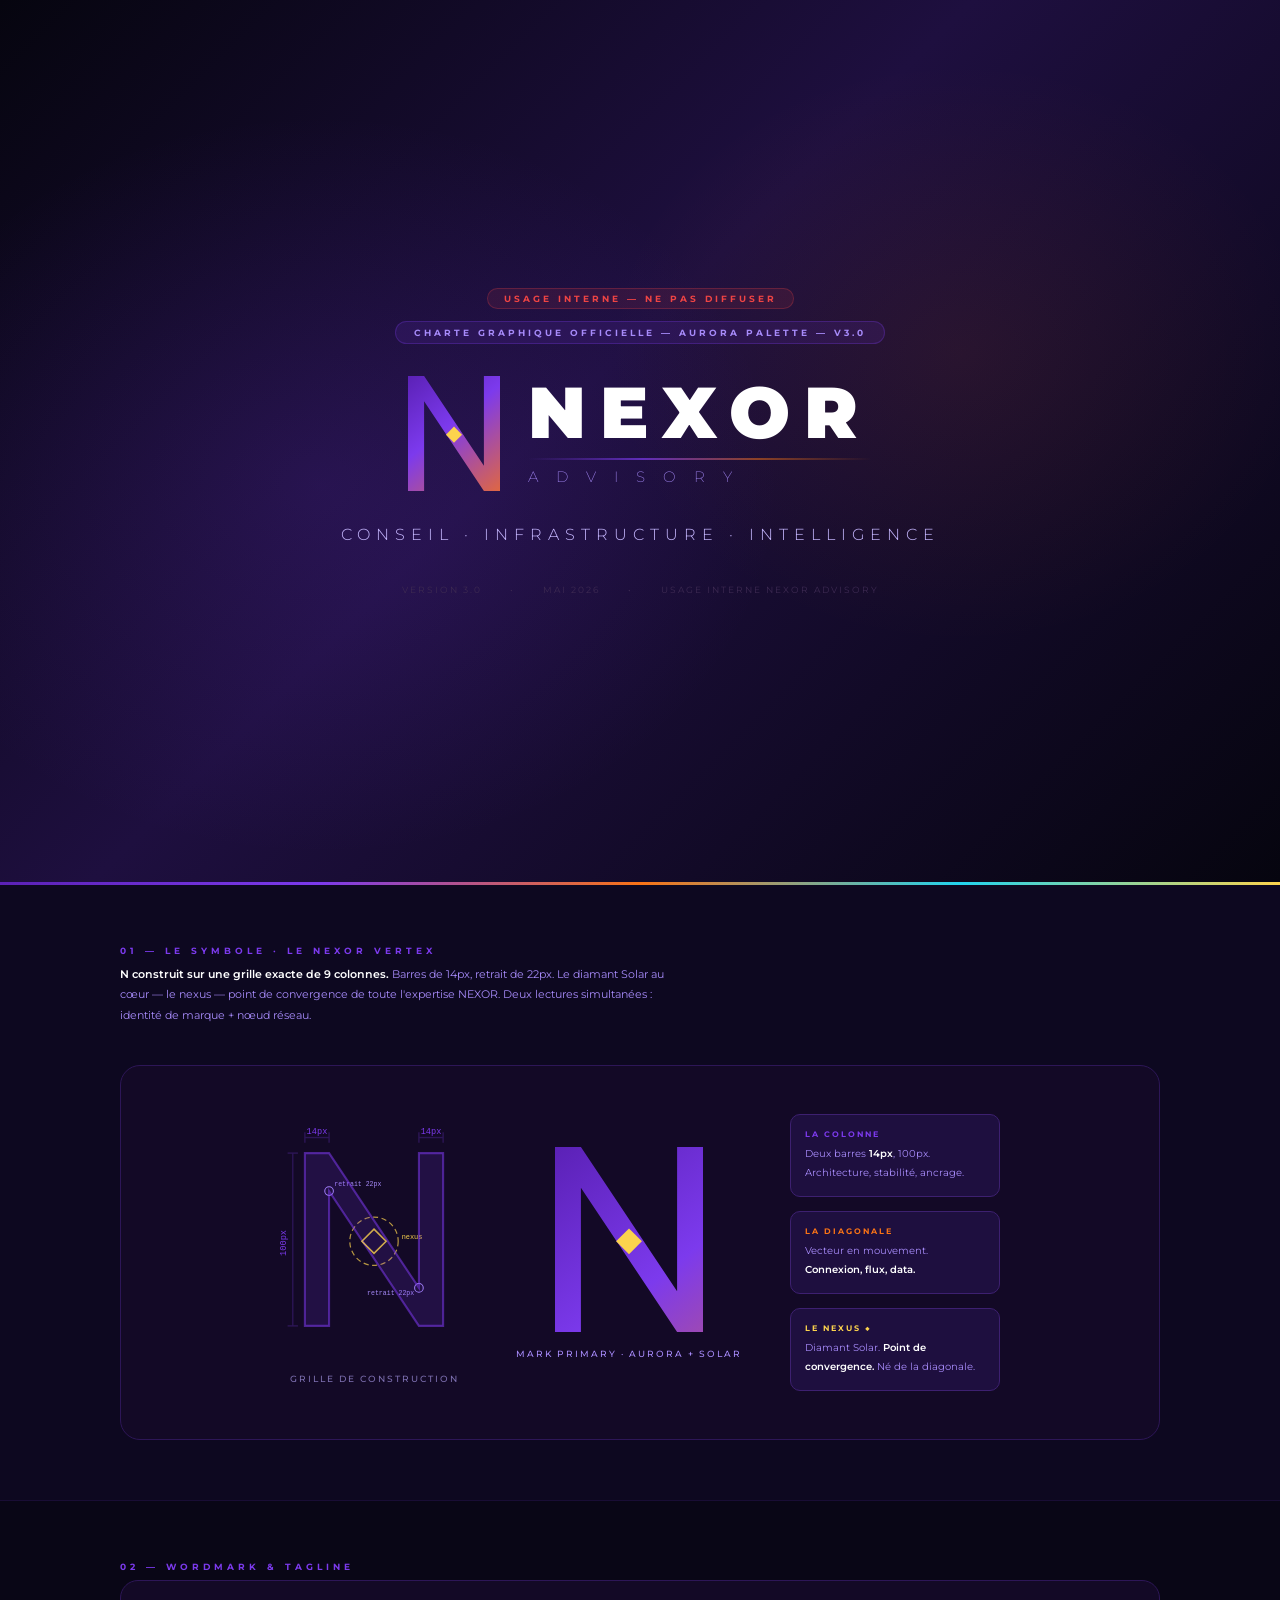
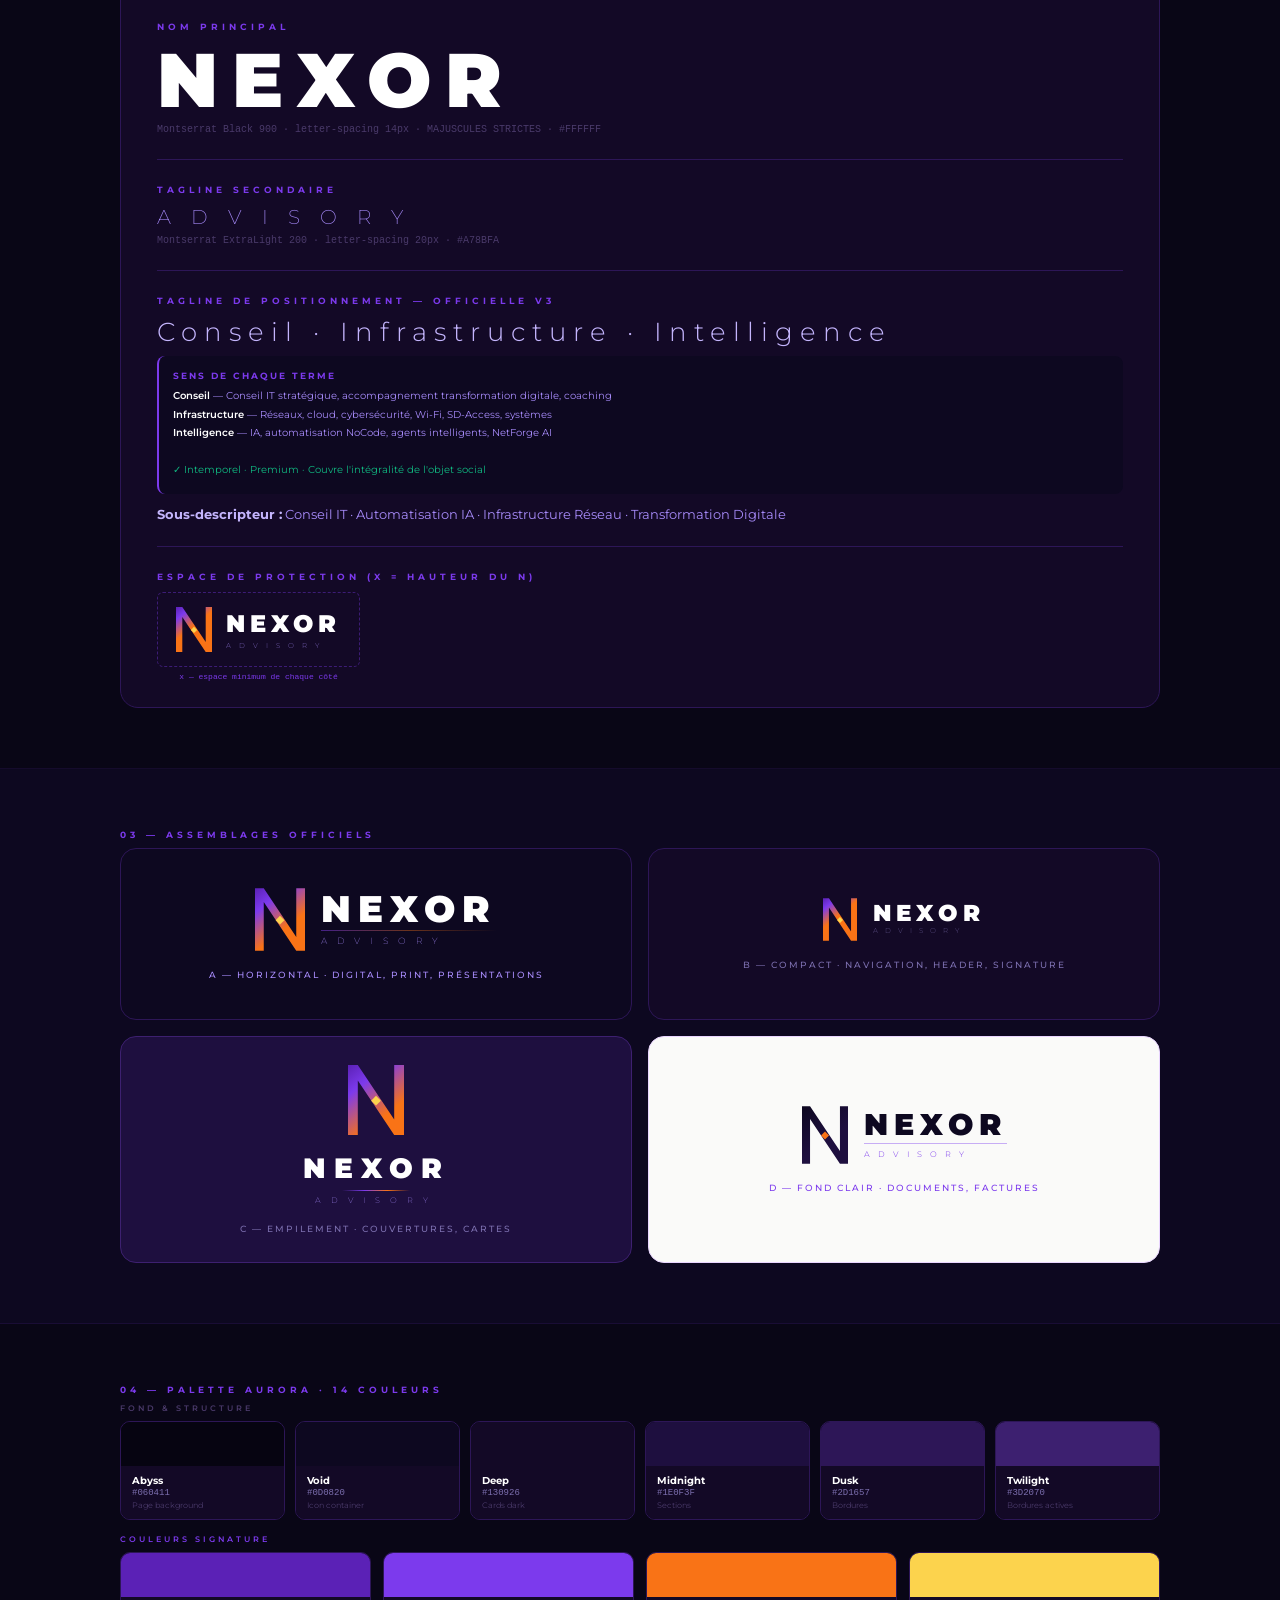
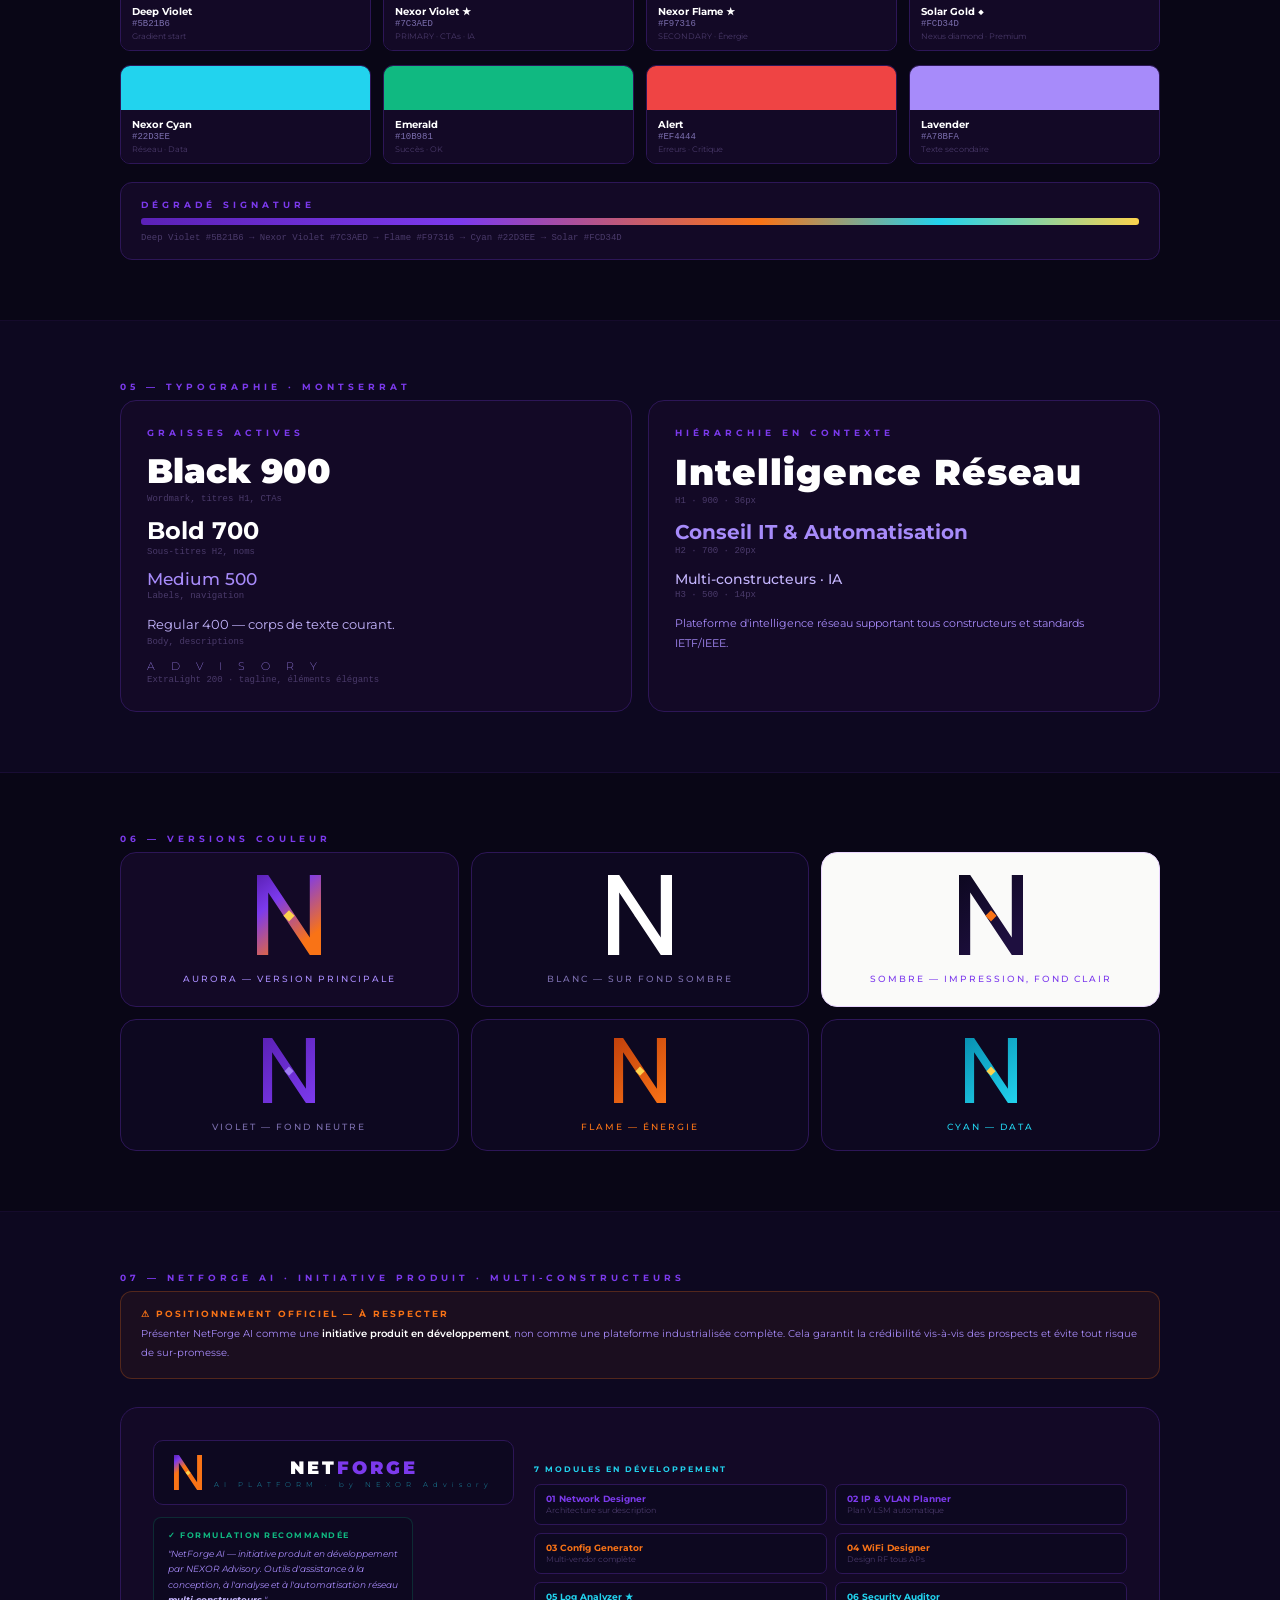
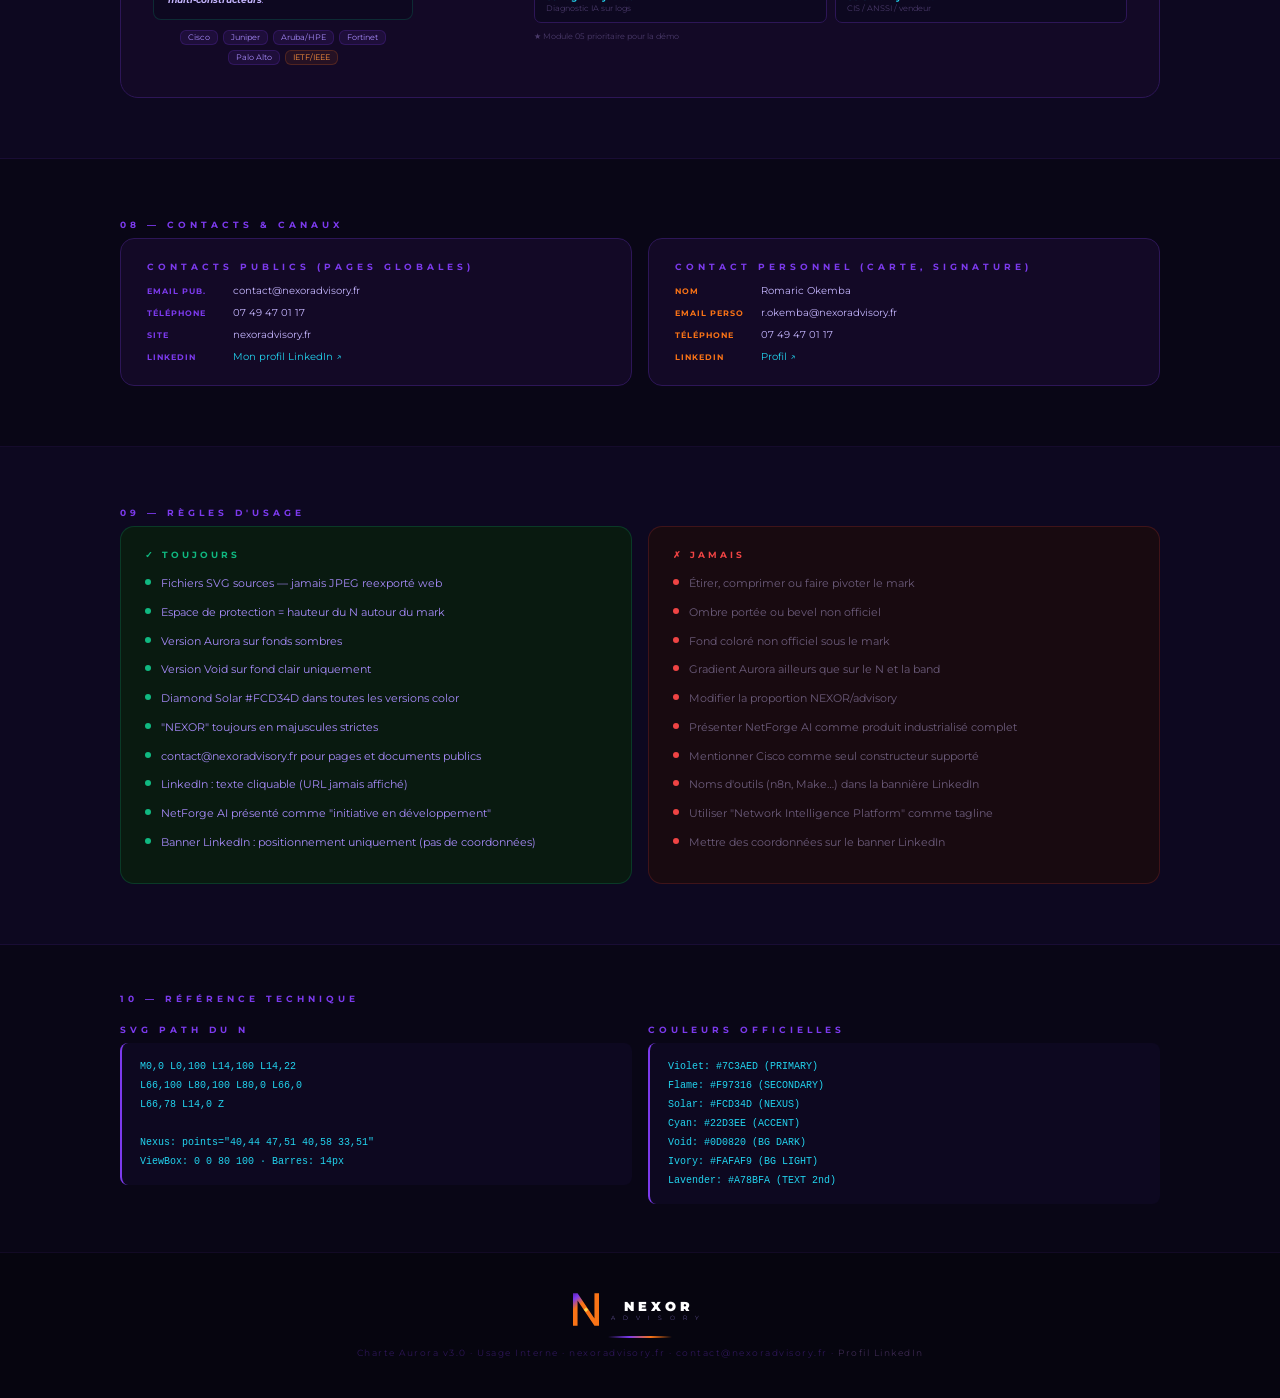
<file: brand/HTML/NEXOR_Charte_Graphique_Aurora_v3_Interne.html>
<!DOCTYPE html><html lang="fr"><head><meta charset="UTF-8">
<title>NEXOR Advisory — Charte Graphique Aurora v3 · Usage Interne</title><link href="https://fonts.googleapis.com/css2?family=Montserrat:wght@100;200;300;400;500;600;700;800;900&display=swap" rel="stylesheet">
<style>*{box-sizing:border-box;margin:0;padding:0}
body{font-family:'Montserrat',Arial,sans-serif;background:#060411;color:#fff}
.band{height:3px;background:linear-gradient(90deg,#5B21B6,#7C3AED,#F97316,#22D3EE,#FCD34D)}
.sec{padding:60px 48px;border-bottom:1px solid rgba(124,58,237,.1)}
.wrap{max-width:1040px;margin:0 auto}
.g2{display:grid;grid-template-columns:1fr 1fr;gap:20px}
.g3{display:grid;grid-template-columns:repeat(3,1fr);gap:16px}
.g4{display:grid;grid-template-columns:repeat(4,1fr);gap:12px}
.g6{display:grid;grid-template-columns:repeat(6,1fr);gap:10px}
.bx{border-radius:16px;padding:28px;display:flex;flex-direction:column;align-items:center;justify-content:center;gap:12px}
.bv{background:#0D0820;border:1px solid #2D1657}
.bd{background:#130926;border:1px solid #2D1657}
.bm{background:#1E0F3F;border:1px solid #3D2070}
.bl{background:#FAFAF9;border:1px solid #E9D5FF}
.cat{font-size:9px;font-weight:700;letter-spacing:4px;text-transform:uppercase;color:#7C3AED;margin-bottom:8px}
.cap{font-size:9px;font-weight:500;letter-spacing:2px;text-transform:uppercase;color:#7C6FAF;text-align:center;margin-top:6px}
.bt{font-size:11px;color:#A78BFA;line-height:1.85}
.bt strong{color:#fff;font-weight:600}
.row{display:flex;align-items:center;gap:16px;flex-wrap:wrap}
.cc{display:flex;flex-direction:column;align-items:center;text-align:center;gap:10px}
.rule{display:flex;gap:10px;font-size:11px;color:#A78BFA;line-height:1.7;margin-bottom:10px;align-items:flex-start}
.rule::before{content:'';width:6px;height:6px;border-radius:50%;flex-shrink:0;margin-top:5px}
.do::before{background:#10B981}.dn::before{background:#EF4444}.dn{color:#6B5B7A}
.sw{border-radius:10px;overflow:hidden;border:1px solid #2D1657}
.swc{height:44px}.swi{padding:8px 11px;background:#130926}
.swn{font-size:10px;font-weight:700;color:#fff;margin-bottom:1px}
.swh{font-size:9px;font-family:monospace;color:#7C6FAF}
.swu{font-size:8px;color:#4A3A6A;margin-top:2px;line-height:1.4}
.code{background:#0D0820;border-radius:8px;padding:14px 18px;font-family:monospace;font-size:10px;line-height:1.9;color:#22D3EE;border-left:2px solid #7C3AED}
a{color:#22D3EE;text-decoration:none}

.cover{min-height:98vh;background:linear-gradient(135deg,#06050F 0%,#1E0F3F 45%,#06050F 100%);
  display:flex;flex-direction:column;justify-content:center;align-items:center;
  text-align:center;padding:60px;position:relative;overflow:hidden}
.cover::before{content:'';position:absolute;inset:0;
  background:radial-gradient(ellipse 60% 70% at 25% 55%,rgba(124,58,237,.14) 0%,transparent 60%),
             radial-gradient(ellipse 50% 60% at 75% 40%,rgba(249,115,22,.08) 0%,transparent 55%);
  pointer-events:none}
</style></head><body>

<div class="cover">
  <div style="display:inline-block;background:rgba(239,68,68,.1);color:#EF4444;font-size:9px;font-weight:700;letter-spacing:3px;padding:4px 16px;border-radius:20px;border:1px solid rgba(239,68,68,.25);text-transform:uppercase;margin-bottom:12px;position:relative;z-index:1">Usage Interne — Ne pas diffuser</div>
  <div style="display:inline-block;background:rgba(124,58,237,.12);color:#A78BFA;font-size:9px;font-weight:700;letter-spacing:3px;padding:5px 18px;border-radius:20px;border:1px solid rgba(124,58,237,.28);text-transform:uppercase;margin-bottom:32px;position:relative;z-index:1">Charte Graphique Officielle — Aurora Palette — v3.0</div>
  <div style="position:relative;z-index:1;display:flex;align-items:center;gap:28px;margin-bottom:14px">
    <svg viewBox="0 0 80 100" width="92" height="115" xmlns="http://www.w3.org/2000/svg"><defs><linearGradient id="gacv" x1="0" y1="0" x2="92" y2="115" gradientUnits="userSpaceOnUse"><stop offset="0%" stop-color="#5B21B6"/><stop offset="38%" stop-color="#7C3AED"/><stop offset="100%" stop-color="#F97316"/></linearGradient></defs><path d="M0,0 L0,100 L14,100 L14,22 L66,100 L80,100 L80,0 L66,0 L66,78 L14,0 Z" fill="url(#gacv)"/><polygon points="40,44 47,51 40,58 33,51" fill="#FCD34D"/></svg>
    <div style="text-align:left">
      <div style="font-size:72px;font-weight:900;letter-spacing:14px;color:#fff;line-height:.9;padding-bottom:6px">NEXOR</div>
      <div style="height:1.5px;background:linear-gradient(90deg,transparent,rgba(124,58,237,.7),rgba(249,115,22,.5),transparent);margin:7px 0"></div>
      <div style="font-size:15px;font-weight:200;letter-spacing:18px;color:#A78BFA">ADVISORY</div>
    </div>
  </div>
  <div style="font-size:16px;font-weight:300;color:#C4B5FD;letter-spacing:6px;text-transform:uppercase;position:relative;z-index:1;margin-top:20px">Conseil · Infrastructure · Intelligence</div>
  <div style="position:relative;z-index:1;margin-top:40px;display:flex;gap:28px;font-size:9px;color:#3D2A52;letter-spacing:2px;text-transform:uppercase">
    <span>Version 3.0</span><span>•</span><span>Mai 2026</span><span>•</span><span>Usage interne NEXOR Advisory</span>
  </div>
</div>
<div class="band"></div>

<!-- 01 SYMBOLE -->
<section class="sec" style="background:#0D0820"><div class="wrap">
  <div class="cat">01 — Le Symbole · Le Nexor Vertex</div>
  <p class="bt" style="max-width:560px;margin-bottom:40px">
    <strong>N construit sur une grille exacte de 9 colonnes.</strong>
    Barres de 14px, retrait de 22px. Le diamant Solar au cœur — le nexus —
    point de convergence de toute l'expertise NEXOR. Deux lectures simultanées :
    identité de marque + nœud réseau.
  </p>
  <div style="background:#130926;border:1px solid #2D1657;border-radius:20px;padding:48px 36px">
    <div class="row" style="justify-content:center;gap:48px">
      <div class="cc">
        <svg viewBox="-14 -18 108 136" width="188" height="235">
          <g stroke="#2D1657" stroke-width="0.8" fill="none">
            <line x1="0" y1="-9" x2="14" y2="-9"/><line x1="0" y1="-12" x2="0" y2="-6"/>
            <line x1="14" y1="-12" x2="14" y2="-6"/><line x1="66" y1="-9" x2="80" y2="-9"/>
            <line x1="66" y1="-12" x2="66" y2="-6"/><line x1="80" y1="-12" x2="80" y2="-6"/>
            <line x1="-7" y1="0" x2="-7" y2="100"/><line x1="-10" y1="0" x2="-4" y2="0"/>
            <line x1="-10" y1="100" x2="-4" y2="100"/>
          </g>
          <text x="7" y="-11" font-family="monospace" font-size="5" fill="#7C3AED" text-anchor="middle">14px</text>
          <text x="73" y="-11" font-family="monospace" font-size="5" fill="#7C3AED" text-anchor="middle">14px</text>
          <text x="-11" y="52" font-family="monospace" font-size="5" fill="#7C3AED" text-anchor="middle" transform="rotate(-90,-11,52)">100px</text>
          <circle cx="14" cy="22" r="2.5" fill="none" stroke="#A78BFA" stroke-width="0.6"/>
          <circle cx="66" cy="78" r="2.5" fill="none" stroke="#A78BFA" stroke-width="0.6"/>
          <text x="17" y="19" font-family="monospace" font-size="3.8" fill="#A78BFA">retrait 22px</text>
          <text x="36" y="82" font-family="monospace" font-size="3.8" fill="#A78BFA">retrait 22px</text>
          <circle cx="40" cy="51" r="14" fill="none" stroke="#FCD34D" stroke-width="0.7" stroke-dasharray="3,2" opacity="0.7"/>
          <text x="56" y="50" font-family="monospace" font-size="4" fill="#FCD34D">nexus</text>
          <path d="M0,0 L0,100 L14,100 L14,22 L66,100 L80,100 L80,0 L66,0 L66,78 L14,0 Z" fill="#7C3AED" opacity="0.15"/>
          <path d="M0,0 L0,100 L14,100 L14,22 L66,100 L80,100 L80,0 L66,0 L66,78 L14,0 Z" fill="none" stroke="#7C3AED" stroke-width="1.2" opacity="0.55"/>
          <polygon points="40,44 47,51 40,58 33,51" fill="none" stroke="#FCD34D" stroke-width="0.9" opacity="0.8"/>
        </svg>
        <div class="cap">Grille de construction</div>
      </div>
      <div class="cc"><svg viewBox="0 0 80 100" width="148" height="185" xmlns="http://www.w3.org/2000/svg"><defs><linearGradient id="gas1" x1="0" y1="0" x2="148" y2="185" gradientUnits="userSpaceOnUse"><stop offset="0%" stop-color="#5B21B6"/><stop offset="38%" stop-color="#7C3AED"/><stop offset="100%" stop-color="#F97316"/></linearGradient></defs><path d="M0,0 L0,100 L14,100 L14,22 L66,100 L80,100 L80,0 L66,0 L66,78 L14,0 Z" fill="url(#gas1)"/><polygon points="40,44 47,51 40,58 33,51" fill="#FCD34D"/></svg><div class="cap" style="color:#A78BFA">Mark Primary · Aurora + Solar</div></div>
      <div style="display:flex;flex-direction:column;gap:14px;max-width:210px">
        <div style="background:#1E0F3F;border-radius:10px;padding:14px;border:1px solid #3D2070">
          <div style="font-size:8px;font-weight:700;letter-spacing:2px;text-transform:uppercase;color:#7C3AED;margin-bottom:6px">La Colonne</div>
          <div class="bt" style="font-size:10px">Deux barres <strong>14px</strong>, 100px. Architecture, stabilité, ancrage.</div>
        </div>
        <div style="background:#1E0F3F;border-radius:10px;padding:14px;border:1px solid #3D2070">
          <div style="font-size:8px;font-weight:700;letter-spacing:2px;text-transform:uppercase;color:#F97316;margin-bottom:6px">La Diagonale</div>
          <div class="bt" style="font-size:10px">Vecteur en mouvement. <strong>Connexion, flux, data.</strong></div>
        </div>
        <div style="background:#1E0F3F;border-radius:10px;padding:14px;border:1px solid #3D2070">
          <div style="font-size:8px;font-weight:700;letter-spacing:2px;text-transform:uppercase;color:#FCD34D;margin-bottom:6px">Le Nexus ◆</div>
          <div class="bt" style="font-size:10px">Diamant Solar. <strong>Point de convergence.</strong> Né de la diagonale.</div>
        </div>
      </div>
    </div>
  </div>
</div></section>

<!-- 02 WORDMARK -->
<section class="sec" style="background:#090616"><div class="wrap">
  <div class="cat">02 — Wordmark & Tagline</div>
  <div class="bd" style="border-radius:18px;padding:40px 36px">
    <div style="padding-bottom:24px;margin-bottom:24px;border-bottom:1px solid #2D1657">
      <div class="cat" style="margin-bottom:10px">Nom principal</div>
      <div style="font-size:76px;font-weight:900;letter-spacing:14px;color:#fff;line-height:1;margin-bottom:6px">NEXOR</div>
      <div style="font-family:monospace;font-size:10px;color:#4A3A6A">Montserrat Black 900 · letter-spacing 14px · MAJUSCULES STRICTES · #FFFFFF</div>
    </div>
    <div style="padding-bottom:24px;margin-bottom:24px;border-bottom:1px solid #2D1657">
      <div class="cat" style="margin-bottom:10px">Tagline secondaire</div>
      <div style="font-size:20px;font-weight:200;letter-spacing:20px;color:#A78BFA;margin-bottom:6px">ADVISORY</div>
      <div style="font-family:monospace;font-size:10px;color:#4A3A6A">Montserrat ExtraLight 200 · letter-spacing 20px · #A78BFA</div>
    </div>
    <div style="padding-bottom:24px;margin-bottom:24px;border-bottom:1px solid #2D1657">
      <div class="cat" style="margin-bottom:10px">Tagline de positionnement — OFFICIELLE v3</div>
      <div style="font-size:26px;font-weight:300;letter-spacing:7px;color:#C4B5FD;margin-bottom:8px">Conseil · Infrastructure · Intelligence</div>
      <div style="background:#0D0820;border-radius:8px;padding:14px;border-left:2px solid #7C3AED;margin-bottom:12px">
        <div style="font-size:9px;font-weight:700;color:#7C3AED;letter-spacing:2px;text-transform:uppercase;margin-bottom:6px">Sens de chaque terme</div>
        <div class="bt" style="font-size:10px">
          <strong>Conseil</strong> — Conseil IT stratégique, accompagnement transformation digitale, coaching<br>
          <strong>Infrastructure</strong> — Réseaux, cloud, cybersécurité, Wi-Fi, SD-Access, systèmes<br>
          <strong>Intelligence</strong> — IA, automatisation NoCode, agents intelligents, NetForge AI<br><br>
          <span style="color:#10B981">✓ Intemporel · Premium · Couvre l'intégralité de l'objet social</span>
        </div>
      </div>
      <div style="font-size:13px;color:#A78BFA">
        <strong style="color:#C4B5FD">Sous-descripteur :</strong> Conseil IT · Automatisation IA · Infrastructure Réseau · Transformation Digitale
      </div>
    </div>
    <div>
      <div class="cat" style="margin-bottom:10px">Espace de protection (x = hauteur du N)</div>
      <div style="display:inline-flex;position:relative">
        <div style="border:1.5px dashed rgba(124,58,237,.4);padding:14px 18px;border-radius:6px;display:inline-flex;align-items:center;gap:14px">
          <svg viewBox="0 0 80 100" width="36" height="45" xmlns="http://www.w3.org/2000/svg"><defs><linearGradient id="gaprot" x1="0" y1="0" x2="36" y2="45" gradientUnits="userSpaceOnUse"><stop offset="0%" stop-color="#5B21B6"/><stop offset="38%" stop-color="#7C3AED"/><stop offset="100%" stop-color="#F97316"/></linearGradient></defs><path d="M0,0 L0,100 L14,100 L14,22 L66,100 L80,100 L80,0 L66,0 L66,78 L14,0 Z" fill="url(#gaprot)"/><polygon points="40,44 47,51 40,58 33,51" fill="#FCD34D"/></svg>
          <div><div style="font-size:24px;font-weight:900;letter-spacing:5px;color:#fff">NEXOR</div>
          <div style="font-size:7px;font-weight:200;letter-spacing:8px;color:#A78BFA;margin-top:3px">ADVISORY</div></div>
        </div>
        <div style="position:absolute;bottom:-14px;left:0;right:0;text-align:center;font-size:8px;color:#7C3AED;font-family:monospace">x — espace minimum de chaque côté</div>
      </div>
    </div>
  </div>
</div></section>

<!-- 03 ASSEMBLAGES -->
<section class="sec" style="background:#0D0820"><div class="wrap">
  <div class="cat">03 — Assemblages Officiels</div>
  <div class="g2" style="gap:16px">
    <div class="bx bv" style="min-height:172px">
      <div class="row"><svg viewBox="0 0 80 100" width="50" height="63" xmlns="http://www.w3.org/2000/svg"><defs><linearGradient id="gala" x1="0" y1="0" x2="50" y2="63" gradientUnits="userSpaceOnUse"><stop offset="0%" stop-color="#5B21B6"/><stop offset="38%" stop-color="#7C3AED"/><stop offset="100%" stop-color="#F97316"/></linearGradient></defs><path d="M0,0 L0,100 L14,100 L14,22 L66,100 L80,100 L80,0 L66,0 L66,78 L14,0 Z" fill="url(#gala)"/><polygon points="40,44 47,51 40,58 33,51" fill="#FCD34D"/></svg>
        <div><div style="font-size:37px;font-weight:900;letter-spacing:7px;color:#fff;line-height:.9">NEXOR</div>
        <div style="height:1px;background:linear-gradient(90deg,rgba(124,58,237,.5),rgba(249,115,22,.4),transparent);margin:5px 0"></div>
        <div style="font-size:8.5px;font-weight:200;letter-spacing:10px;color:#A78BFA">ADVISORY</div></div>
      </div>
      <div class="cap" style="color:#A78BFA">A — Horizontal · Digital, print, présentations</div>
    </div>
    <div class="bx bd" style="min-height:172px">
      <div class="row"><svg viewBox="0 0 80 100" width="34" height="43" xmlns="http://www.w3.org/2000/svg"><defs><linearGradient id="galb" x1="0" y1="0" x2="34" y2="43" gradientUnits="userSpaceOnUse"><stop offset="0%" stop-color="#5B21B6"/><stop offset="38%" stop-color="#7C3AED"/><stop offset="100%" stop-color="#F97316"/></linearGradient></defs><path d="M0,0 L0,100 L14,100 L14,22 L66,100 L80,100 L80,0 L66,0 L66,78 L14,0 Z" fill="url(#galb)"/><polygon points="40,44 47,51 40,58 33,51" fill="#FCD34D"/></svg>
        <div><div style="font-size:23px;font-weight:900;letter-spacing:5px;color:#fff;line-height:.9">NEXOR</div>
        <div style="font-size:6.5px;font-weight:200;letter-spacing:7px;color:#7C6FAF;margin-top:3px">ADVISORY</div></div>
      </div>
      <div class="cap">B — Compact · Navigation, header, signature</div>
    </div>
    <div class="bx bm" style="min-height:190px">
      <div style="text-align:center"><svg viewBox="0 0 80 100" width="56" height="70" xmlns="http://www.w3.org/2000/svg"><defs><linearGradient id="galc" x1="0" y1="0" x2="56" y2="70" gradientUnits="userSpaceOnUse"><stop offset="0%" stop-color="#5B21B6"/><stop offset="38%" stop-color="#7C3AED"/><stop offset="100%" stop-color="#F97316"/></linearGradient></defs><path d="M0,0 L0,100 L14,100 L14,22 L66,100 L80,100 L80,0 L66,0 L66,78 L14,0 Z" fill="url(#galc)"/><polygon points="40,44 47,51 40,58 33,51" fill="#FCD34D"/></svg>
        <div style="font-size:28px;font-weight:900;letter-spacing:8px;color:#fff;margin-top:12px">NEXOR</div>
        <div style="height:1px;background:linear-gradient(90deg,transparent,#7C3AED,#F97316,transparent);margin:5px auto;width:68px"></div>
        <div style="font-size:7.5px;font-weight:200;letter-spacing:10px;color:#A78BFA">ADVISORY</div>
      </div>
      <div class="cap">C — Empilement · Couvertures, cartes</div>
    </div>
    <div class="bx bl" style="min-height:190px">
      <div class="row"><svg viewBox="0 0 80 100" width="46" height="58" xmlns="http://www.w3.org/2000/svg"><defs><linearGradient id="gdld" x1="0" y1="0" x2="46" y2="58" gradientUnits="userSpaceOnUse"><stop offset="0%" stop-color="#0D0820"/><stop offset="100%" stop-color="#1E0F3F"/></linearGradient></defs><path d="M0,0 L0,100 L14,100 L14,22 L66,100 L80,100 L80,0 L66,0 L66,78 L14,0 Z" fill="url(#gdld)"/><polygon points="40,44 47,51 40,58 33,51" fill="#F97316"/></svg>
        <div><div style="font-size:30px;font-weight:900;letter-spacing:6px;color:#0D0820;line-height:.9">NEXOR</div>
        <div style="height:1px;background:rgba(124,58,237,.4);margin:5px 0"></div>
        <div style="font-size:8px;font-weight:300;letter-spacing:8px;color:#7C3AED">ADVISORY</div></div>
      </div>
      <div class="cap" style="color:#7C3AED">D — Fond clair · Documents, factures</div>
    </div>
  </div>
</div></section>

<!-- 04 PALETTE -->
<section class="sec" style="background:#090616"><div class="wrap">
  <div class="cat">04 — Palette Aurora · 14 Couleurs</div>
  <div style="font-size:8px;font-weight:600;letter-spacing:3px;color:#4A3A6A;text-transform:uppercase;margin-bottom:8px">Fond & Structure</div>
  <div class="g6" style="margin-bottom:14px">
    <div class="sw"><div class="swc" style="background:#060411"></div><div class="swi"><div class="swn">Abyss</div><div class="swh">#060411</div><div class="swu">Page background</div></div></div>
    <div class="sw"><div class="swc" style="background:#0D0820"></div><div class="swi"><div class="swn">Void</div><div class="swh">#0D0820</div><div class="swu">Icon container</div></div></div>
    <div class="sw"><div class="swc" style="background:#130926"></div><div class="swi"><div class="swn">Deep</div><div class="swh">#130926</div><div class="swu">Cards dark</div></div></div>
    <div class="sw"><div class="swc" style="background:#1E0F3F"></div><div class="swi"><div class="swn">Midnight</div><div class="swh">#1E0F3F</div><div class="swu">Sections</div></div></div>
    <div class="sw"><div class="swc" style="background:#2D1657"></div><div class="swi"><div class="swn">Dusk</div><div class="swh">#2D1657</div><div class="swu">Bordures</div></div></div>
    <div class="sw"><div class="swc" style="background:#3D2070"></div><div class="swi"><div class="swn">Twilight</div><div class="swh">#3D2070</div><div class="swu">Bordures actives</div></div></div>
  </div>
  <div style="font-size:8px;font-weight:600;letter-spacing:3px;color:#7C3AED;text-transform:uppercase;margin-bottom:8px">Couleurs Signature</div>
  <div class="g4" style="margin-bottom:14px">
    <div class="sw"><div class="swc" style="background:#5B21B6"></div><div class="swi"><div class="swn">Deep Violet</div><div class="swh">#5B21B6</div><div class="swu">Gradient start</div></div></div>
    <div class="sw"><div class="swc" style="background:#7C3AED"></div><div class="swi"><div class="swn">Nexor Violet ★</div><div class="swh">#7C3AED</div><div class="swu">PRIMARY · CTAs · IA</div></div></div>
    <div class="sw"><div class="swc" style="background:#F97316"></div><div class="swi"><div class="swn">Nexor Flame ★</div><div class="swh">#F97316</div><div class="swu">SECONDARY · Énergie</div></div></div>
    <div class="sw"><div class="swc" style="background:#FCD34D"></div><div class="swi"><div class="swn">Solar Gold ◆</div><div class="swh">#FCD34D</div><div class="swu">Nexus diamond · Premium</div></div></div>
  </div>
  <div class="g4" style="margin-bottom:18px">
    <div class="sw"><div class="swc" style="background:#22D3EE"></div><div class="swi"><div class="swn">Nexor Cyan</div><div class="swh">#22D3EE</div><div class="swu">Réseau · Data</div></div></div>
    <div class="sw"><div class="swc" style="background:#10B981"></div><div class="swi"><div class="swn">Emerald</div><div class="swh">#10B981</div><div class="swu">Succès · OK</div></div></div>
    <div class="sw"><div class="swc" style="background:#EF4444"></div><div class="swi"><div class="swn">Alert</div><div class="swh">#EF4444</div><div class="swu">Erreurs · Critique</div></div></div>
    <div class="sw"><div class="swc" style="background:#A78BFA"></div><div class="swi"><div class="swn">Lavender</div><div class="swh">#A78BFA</div><div class="swu">Texte secondaire</div></div></div>
  </div>
  <div class="bd" style="border-radius:12px;padding:16px 20px">
    <div class="cat" style="margin-bottom:8px">Dégradé Signature</div>
    <div style="height:7px;border-radius:3px;background:linear-gradient(90deg,#5B21B6,#7C3AED 32%,#F97316 62%,#22D3EE 80%,#FCD34D);margin-bottom:8px"></div>
    <div style="font-size:9px;font-family:monospace;color:#4A3A6A">Deep Violet #5B21B6 → Nexor Violet #7C3AED → Flame #F97316 → Cyan #22D3EE → Solar #FCD34D</div>
  </div>
</div></section>

<!-- 05 TYPO -->
<section class="sec" style="background:#0D0820"><div class="wrap">
  <div class="cat">05 — Typographie · Montserrat</div>
  <div class="g2" style="gap:16px">
    <div class="bd" style="border-radius:16px;padding:26px">
      <div class="cat" style="margin-bottom:12px">Graisses actives</div>
      <div style="font-size:34px;font-weight:900;color:#fff;margin-bottom:2px">Black 900</div>
      <div style="font-size:9px;font-family:monospace;color:#4A3A6A;margin-bottom:12px">Wordmark, titres H1, CTAs</div>
      <div style="font-size:24px;font-weight:700;color:#fff;margin-bottom:2px">Bold 700</div>
      <div style="font-size:9px;font-family:monospace;color:#4A3A6A;margin-bottom:12px">Sous-titres H2, noms</div>
      <div style="font-size:17px;font-weight:500;color:#A78BFA;margin-bottom:2px">Medium 500</div>
      <div style="font-size:9px;font-family:monospace;color:#4A3A6A;margin-bottom:12px">Labels, navigation</div>
      <div style="font-size:13px;font-weight:400;color:#C4B5FD;line-height:1.7;margin-bottom:2px">Regular 400 — corps de texte courant.</div>
      <div style="font-size:9px;font-family:monospace;color:#4A3A6A;margin-bottom:12px">Body, descriptions</div>
      <div style="font-size:11px;font-weight:200;letter-spacing:16px;color:#A78BFA">ADVISORY</div>
      <div style="font-size:9px;font-family:monospace;color:#4A3A6A;margin-top:2px">ExtraLight 200 · tagline, éléments élégants</div>
    </div>
    <div class="bd" style="border-radius:16px;padding:26px">
      <div class="cat" style="margin-bottom:12px">Hiérarchie en contexte</div>
      <div style="font-size:36px;font-weight:900;letter-spacing:1px;color:#fff;margin-bottom:2px">Intelligence Réseau</div>
      <div style="font-size:9px;font-family:monospace;color:#4A3A6A;margin-bottom:14px">H1 · 900 · 36px</div>
      <div style="font-size:20px;font-weight:700;color:#A78BFA;margin-bottom:2px">Conseil IT & Automatisation</div>
      <div style="font-size:9px;font-family:monospace;color:#4A3A6A;margin-bottom:14px">H2 · 700 · 20px</div>
      <div style="font-size:14px;font-weight:500;color:#C4B5FD;margin-bottom:2px">Multi-constructeurs · IA</div>
      <div style="font-size:9px;font-family:monospace;color:#4A3A6A;margin-bottom:14px">H3 · 500 · 14px</div>
      <div style="font-size:11px;font-weight:400;color:#A78BFA;line-height:1.8">Plateforme d'intelligence réseau supportant tous constructeurs et standards IETF/IEEE.</div>
    </div>
  </div>
</div></section>

<!-- 06 VERSIONS COULEUR -->
<section class="sec" style="background:#090616"><div class="wrap">
  <div class="cat">06 — Versions Couleur</div>
  <div class="g3" style="gap:12px">
    <div class="bx bd" style="padding:22px 14px"><svg viewBox="0 0 80 100" width="64" height="80" xmlns="http://www.w3.org/2000/svg"><defs><linearGradient id="gav1" x1="0" y1="0" x2="64" y2="80" gradientUnits="userSpaceOnUse"><stop offset="0%" stop-color="#5B21B6"/><stop offset="38%" stop-color="#7C3AED"/><stop offset="100%" stop-color="#F97316"/></linearGradient></defs><path d="M0,0 L0,100 L14,100 L14,22 L66,100 L80,100 L80,0 L66,0 L66,78 L14,0 Z" fill="url(#gav1)"/><polygon points="40,44 47,51 40,58 33,51" fill="#FCD34D"/></svg><div class="cap" style="color:#A78BFA">Aurora — Version principale</div></div>
    <div class="bx bv" style="padding:22px 14px"><svg viewBox="0 0 80 100" width="64" height="80" xmlns="http://www.w3.org/2000/svg"><path d="M0,0 L0,100 L14,100 L14,22 L66,100 L80,100 L80,0 L66,0 L66,78 L14,0 Z" fill="#FFFFFF"/><polygon points="40,44 47,51 40,58 33,51" fill="rgba(255,255,255,0.5)"/></svg><div class="cap">Blanc — Sur fond sombre</div></div>
    <div class="bx bl" style="padding:22px 14px"><svg viewBox="0 0 80 100" width="64" height="80" xmlns="http://www.w3.org/2000/svg"><defs><linearGradient id="gdv3" x1="0" y1="0" x2="64" y2="80" gradientUnits="userSpaceOnUse"><stop offset="0%" stop-color="#0D0820"/><stop offset="100%" stop-color="#1E0F3F"/></linearGradient></defs><path d="M0,0 L0,100 L14,100 L14,22 L66,100 L80,100 L80,0 L66,0 L66,78 L14,0 Z" fill="url(#gdv3)"/><polygon points="40,44 47,51 40,58 33,51" fill="#F97316"/></svg><div class="cap" style="color:#7C3AED">Sombre — Impression, fond clair</div></div>
    <div class="bx bv" style="padding:18px 12px">
      <svg viewBox="0 0 80 100" width="52" height="65" xmlns="http://www.w3.org/2000/svg">
        <defs><linearGradient id="gvv" x1="0" y1="0" x2="80" y2="100" gradientUnits="userSpaceOnUse"><stop offset="0%" stop-color="#5B21B6"/><stop offset="100%" stop-color="#7C3AED"/></linearGradient></defs>
        <path d="M0,0 L0,100 L14,100 L14,22 L66,100 L80,100 L80,0 L66,0 L66,78 L14,0 Z" fill="url(#gvv)"/><polygon points="40,44 47,51 40,58 33,51" fill="#A78BFA" opacity="0.85"/>
      </svg>
      <div class="cap">Violet — Fond neutre</div>
    </div>
    <div class="bx bv" style="padding:18px 12px">
      <svg viewBox="0 0 80 100" width="52" height="65" xmlns="http://www.w3.org/2000/svg">
        <defs><linearGradient id="gfl" x1="0" y1="0" x2="80" y2="100" gradientUnits="userSpaceOnUse"><stop offset="0%" stop-color="#C2410C"/><stop offset="100%" stop-color="#F97316"/></linearGradient></defs>
        <path d="M0,0 L0,100 L14,100 L14,22 L66,100 L80,100 L80,0 L66,0 L66,78 L14,0 Z" fill="url(#gfl)"/><polygon points="40,44 47,51 40,58 33,51" fill="#FCD34D"/>
      </svg>
      <div class="cap" style="color:#F97316">Flame — Énergie</div>
    </div>
    <div class="bx bv" style="padding:18px 12px">
      <svg viewBox="0 0 80 100" width="52" height="65" xmlns="http://www.w3.org/2000/svg">
        <defs><linearGradient id="gcy" x1="0" y1="0" x2="80" y2="100" gradientUnits="userSpaceOnUse"><stop offset="0%" stop-color="#0891B2"/><stop offset="100%" stop-color="#22D3EE"/></linearGradient></defs>
        <path d="M0,0 L0,100 L14,100 L14,22 L66,100 L80,100 L80,0 L66,0 L66,78 L14,0 Z" fill="url(#gcy)"/><polygon points="40,44 47,51 40,58 33,51" fill="#FCD34D"/>
      </svg>
      <div class="cap" style="color:#22D3EE">Cyan — Data</div>
    </div>
  </div>
</div></section>

<!-- 07 NETFORGE AI — PRÉSENTATION PROGRESSIVE -->
<section class="sec" style="background:#0D0820"><div class="wrap">
  <div class="cat">07 — NetForge AI · Initiative Produit · Multi-constructeurs</div>

  <!-- Alerte positionnement important -->
  <div style="background:rgba(249,115,22,.06);border:1px solid rgba(249,115,22,.25);border-radius:12px;padding:16px 20px;margin-bottom:28px">
    <div style="font-size:9px;font-weight:700;letter-spacing:2px;text-transform:uppercase;color:#F97316;margin-bottom:6px">⚠ Positionnement officiel — à respecter</div>
    <div class="bt" style="font-size:10px">
      Présenter NetForge AI comme une <strong>initiative produit en développement</strong>,
      non comme une plateforme industrialisée complète. Cela garantit la crédibilité
      vis-à-vis des prospects et évite tout risque de sur-promesse.
    </div>
  </div>

  <div style="background:#130926;border:1px solid #2D1657;border-radius:18px;padding:32px">
    <div class="row" style="gap:20px;flex-wrap:wrap">
      <div style="text-align:center">
        <div style="display:inline-flex;align-items:center;gap:12px;background:#0D0820;border:1px solid #2D1657;border-radius:10px;padding:14px 20px">
          <svg viewBox="0 0 80 100" width="28" height="35" xmlns="http://www.w3.org/2000/svg"><defs><linearGradient id="ganf" x1="0" y1="0" x2="28" y2="35" gradientUnits="userSpaceOnUse"><stop offset="0%" stop-color="#5B21B6"/><stop offset="38%" stop-color="#7C3AED"/><stop offset="100%" stop-color="#F97316"/></linearGradient></defs><path d="M0,0 L0,100 L14,100 L14,22 L66,100 L80,100 L80,0 L66,0 L66,78 L14,0 Z" fill="url(#ganf)"/><polygon points="40,44 47,51 40,58 33,51" fill="#FCD34D"/></svg>
          <div>
            <div style="font-size:18px;font-weight:900;letter-spacing:3px;color:#fff">NET<span style="color:#7C3AED">FORGE</span></div>
            <div style="font-size:6.5px;font-weight:200;letter-spacing:5px;color:#22D3EE;margin-top:2px">AI PLATFORM · by NEXOR Advisory</div>
          </div>
        </div>
        <!-- Formulation progressive recommandée -->
        <div style="background:#0D0820;border:1px solid rgba(16,185,129,.2);border-radius:8px;padding:12px 14px;margin-top:12px;max-width:260px;text-align:left">
          <div style="font-size:8px;font-weight:700;color:#10B981;letter-spacing:1.5px;text-transform:uppercase;margin-bottom:6px">✓ Formulation recommandée</div>
          <div style="font-size:9px;color:#A78BFA;line-height:1.7;font-style:italic">
            "NetForge AI — initiative produit en développement par NEXOR Advisory.
            Outils d'assistance à la conception, à l'analyse et à l'automatisation
            réseau <strong style="color:#C4B5FD">multi-constructeurs</strong>."
          </div>
        </div>
        <div style="margin-top:10px;display:flex;flex-wrap:wrap;gap:5px;max-width:260px;justify-content:center">
          <span style="background:rgba(124,58,237,.1);border:1px solid rgba(124,58,237,.2);border-radius:6px;padding:2px 7px;font-size:7.5px;color:#A78BFA">Cisco</span>
          <span style="background:rgba(124,58,237,.1);border:1px solid rgba(124,58,237,.2);border-radius:6px;padding:2px 7px;font-size:7.5px;color:#A78BFA">Juniper</span>
          <span style="background:rgba(124,58,237,.1);border:1px solid rgba(124,58,237,.2);border-radius:6px;padding:2px 7px;font-size:7.5px;color:#A78BFA">Aruba/HPE</span>
          <span style="background:rgba(124,58,237,.1);border:1px solid rgba(124,58,237,.2);border-radius:6px;padding:2px 7px;font-size:7.5px;color:#A78BFA">Fortinet</span>
          <span style="background:rgba(124,58,237,.1);border:1px solid rgba(124,58,237,.2);border-radius:6px;padding:2px 7px;font-size:7.5px;color:#A78BFA">Palo Alto</span>
          <span style="background:rgba(249,115,22,.08);border:1px solid rgba(249,115,22,.2);border-radius:6px;padding:2px 7px;font-size:7.5px;color:#FB923C">IETF/IEEE</span>
        </div>
      </div>
      <div style="flex:1;min-width:280px">
        <div style="font-size:8px;font-weight:700;letter-spacing:2px;text-transform:uppercase;color:#22D3EE;margin-bottom:10px">7 Modules en développement</div>
        <div style="display:grid;grid-template-columns:1fr 1fr;gap:8px">
          <div style="background:#0D0820;border-radius:7px;padding:9px 11px;border:1px solid #2D1657"><div style="font-size:8.5px;font-weight:700;color:#7C3AED;margin-bottom:2px">01 Network Designer</div><div style="font-size:7.5px;color:#4A3A6A">Architecture sur description</div></div>
          <div style="background:#0D0820;border-radius:7px;padding:9px 11px;border:1px solid #2D1657"><div style="font-size:8.5px;font-weight:700;color:#7C3AED;margin-bottom:2px">02 IP & VLAN Planner</div><div style="font-size:7.5px;color:#4A3A6A">Plan VLSM automatique</div></div>
          <div style="background:#0D0820;border-radius:7px;padding:9px 11px;border:1px solid #2D1657"><div style="font-size:8.5px;font-weight:700;color:#F97316;margin-bottom:2px">03 Config Generator</div><div style="font-size:7.5px;color:#4A3A6A">Multi-vendor complète</div></div>
          <div style="background:#0D0820;border-radius:7px;padding:9px 11px;border:1px solid #2D1657"><div style="font-size:8.5px;font-weight:700;color:#F97316;margin-bottom:2px">04 WiFi Designer</div><div style="font-size:7.5px;color:#4A3A6A">Design RF tous APs</div></div>
          <div style="background:#0D0820;border-radius:7px;padding:9px 11px;border:1px solid #2D1657"><div style="font-size:8.5px;font-weight:700;color:#22D3EE;margin-bottom:2px">05 Log Analyzer ★</div><div style="font-size:7.5px;color:#4A3A6A">Diagnostic IA sur logs</div></div>
          <div style="background:#0D0820;border-radius:7px;padding:9px 11px;border:1px solid #2D1657"><div style="font-size:8.5px;font-weight:700;color:#22D3EE;margin-bottom:2px">06 Security Auditor</div><div style="font-size:7.5px;color:#4A3A6A">CIS / ANSSI / vendeur</div></div>
        </div>
        <div style="font-size:8px;color:#4A3A6A;margin-top:8px">★ Module 05 prioritaire pour la démo</div>
      </div>
    </div>
  </div>
</div></section>

<!-- 08 CONTACTS -->
<section class="sec" style="background:#090616"><div class="wrap">
  <div class="cat">08 — Contacts & Canaux</div>
  <div class="g2" style="gap:16px">
    <div class="bd" style="border-radius:14px;padding:22px 26px">
      <div class="cat" style="margin-bottom:12px">Contacts publics (pages globales)</div>
      <div style="display:flex;flex-direction:column;gap:9px;font-size:10px">
        <div class="row" style="gap:8px"><span style="color:#7C3AED;font-weight:700;min-width:78px;font-size:8px;letter-spacing:1px">EMAIL PUB.</span><span style="color:#C4B5FD">contact@nexoradvisory.fr</span></div>
        <div class="row" style="gap:8px"><span style="color:#7C3AED;font-weight:700;min-width:78px;font-size:8px;letter-spacing:1px">TÉLÉPHONE</span><span style="color:#C4B5FD">07 49 47 01 17</span></div>
        <div class="row" style="gap:8px"><span style="color:#7C3AED;font-weight:700;min-width:78px;font-size:8px;letter-spacing:1px">SITE</span><span style="color:#C4B5FD">nexoradvisory.fr</span></div>
        <div class="row" style="gap:8px"><span style="color:#7C3AED;font-weight:700;min-width:78px;font-size:8px;letter-spacing:1px">LINKEDIN</span>
          <a href="https://www.linkedin.com/in/romaric-okemba-27833230/" style="color:#22D3EE;font-size:10px">Mon profil LinkedIn ↗</a></div>
      </div>
    </div>
    <div class="bd" style="border-radius:14px;padding:22px 26px">
      <div class="cat" style="margin-bottom:12px">Contact personnel (carte, signature)</div>
      <div style="display:flex;flex-direction:column;gap:9px;font-size:10px">
        <div class="row" style="gap:8px"><span style="color:#F97316;font-weight:700;min-width:78px;font-size:8px;letter-spacing:1px">NOM</span><span style="color:#C4B5FD">Romaric Okemba</span></div>
        <div class="row" style="gap:8px"><span style="color:#F97316;font-weight:700;min-width:78px;font-size:8px;letter-spacing:1px">EMAIL PERSO</span><span style="color:#C4B5FD">r.okemba@nexoradvisory.fr</span></div>
        <div class="row" style="gap:8px"><span style="color:#F97316;font-weight:700;min-width:78px;font-size:8px;letter-spacing:1px">TÉLÉPHONE</span><span style="color:#C4B5FD">07 49 47 01 17</span></div>
        <div class="row" style="gap:8px"><span style="color:#F97316;font-weight:700;min-width:78px;font-size:8px;letter-spacing:1px">LINKEDIN</span>
          <a href="https://www.linkedin.com/in/romaric-okemba-27833230/" style="color:#22D3EE;font-size:10px">Profil ↗</a></div>
      </div>
    </div>
  </div>
</div></section>

<!-- 09 RÈGLES -->
<section class="sec" style="background:#0D0820"><div class="wrap">
  <div class="cat">09 — Règles d'Usage</div>
  <div class="g2" style="gap:16px">
    <div style="background:#091A10;border:1px solid rgba(16,185,129,.2);border-radius:14px;padding:22px 24px">
      <div style="font-size:9px;font-weight:700;letter-spacing:3px;text-transform:uppercase;color:#10B981;margin-bottom:14px">✓ TOUJOURS</div>
      <div class="rule do">Fichiers SVG sources — jamais JPEG reexporté web</div>
      <div class="rule do">Espace de protection = hauteur du N autour du mark</div>
      <div class="rule do">Version Aurora sur fonds sombres</div>
      <div class="rule do">Version Void sur fond clair uniquement</div>
      <div class="rule do">Diamond Solar #FCD34D dans toutes les versions color</div>
      <div class="rule do">"NEXOR" toujours en majuscules strictes</div>
      <div class="rule do">contact@nexoradvisory.fr pour pages et documents publics</div>
      <div class="rule do">LinkedIn : texte cliquable (URL jamais affiché)</div>
      <div class="rule do">NetForge AI présenté comme "initiative en développement"</div>
      <div class="rule do">Banner LinkedIn : positionnement uniquement (pas de coordonnées)</div>
    </div>
    <div style="background:#180A10;border:1px solid rgba(239,68,68,.18);border-radius:14px;padding:22px 24px">
      <div style="font-size:9px;font-weight:700;letter-spacing:3px;text-transform:uppercase;color:#EF4444;margin-bottom:14px">✗ JAMAIS</div>
      <div class="rule dn">Étirer, comprimer ou faire pivoter le mark</div>
      <div class="rule dn">Ombre portée ou bevel non officiel</div>
      <div class="rule dn">Fond coloré non officiel sous le mark</div>
      <div class="rule dn">Gradient Aurora ailleurs que sur le N et la band</div>
      <div class="rule dn">Modifier la proportion NEXOR/advisory</div>
      <div class="rule dn">Présenter NetForge AI comme produit industrialisé complet</div>
      <div class="rule dn">Mentionner Cisco comme seul constructeur supporté</div>
      <div class="rule dn">Noms d'outils (n8n, Make…) dans la bannière LinkedIn</div>
      <div class="rule dn">Utiliser "Network Intelligence Platform" comme tagline</div>
      <div class="rule dn">Mettre des coordonnées sur le banner LinkedIn</div>
    </div>
  </div>
</div></section>

<!-- 10 SPECS -->
<section style="background:#090616;padding:48px"><div class="wrap">
  <div class="cat">10 — Référence Technique</div>
  <div class="g2" style="gap:16px;margin-top:20px">
    <div><div class="cat" style="margin-bottom:8px">SVG Path du N</div>
    <div class="code">M0,0 L0,100 L14,100 L14,22<br>L66,100 L80,100 L80,0 L66,0<br>L66,78 L14,0 Z<br><br>Nexus: points="40,44 47,51 40,58 33,51"<br>ViewBox: 0 0 80 100 · Barres: 14px</div></div>
    <div><div class="cat" style="margin-bottom:8px">Couleurs officielles</div>
    <div class="code">Violet:   #7C3AED (PRIMARY)<br>Flame:    #F97316 (SECONDARY)<br>Solar:    #FCD34D (NEXUS)<br>Cyan:     #22D3EE (ACCENT)<br>Void:     #0D0820 (BG DARK)<br>Ivory:    #FAFAF9 (BG LIGHT)<br>Lavender: #A78BFA (TEXT 2nd)</div></div>
  </div>
</div></section>

<footer style="background:#06050F;padding:40px;text-align:center;border-top:1px solid rgba(124,58,237,.1)">
  <div style="display:flex;align-items:center;justify-content:center;gap:12px;margin-bottom:10px">
    <svg viewBox="0 0 80 100" width="26" height="33" xmlns="http://www.w3.org/2000/svg"><defs><linearGradient id="gaft" x1="0" y1="0" x2="26" y2="33" gradientUnits="userSpaceOnUse"><stop offset="0%" stop-color="#5B21B6"/><stop offset="38%" stop-color="#7C3AED"/><stop offset="100%" stop-color="#F97316"/></linearGradient></defs><path d="M0,0 L0,100 L14,100 L14,22 L66,100 L80,100 L80,0 L66,0 L66,78 L14,0 Z" fill="url(#gaft)"/><polygon points="40,44 47,51 40,58 33,51" fill="#FCD34D"/></svg>
    <div><div style="font-size:13px;font-weight:900;letter-spacing:4px;color:#fff">NEXOR</div>
    <div style="font-size:6px;font-weight:200;letter-spacing:8px;color:#A78BFA">ADVISORY</div></div>
  </div>
  <div style="height:2px;background:linear-gradient(90deg,transparent,#7C3AED,#F97316,transparent);width:64px;margin:0 auto 10px;border-radius:2px"></div>
  <div style="font-size:8.5px;color:#2D1657;letter-spacing:1.5px">
    Charte Aurora v3.0 · Usage Interne · nexoradvisory.fr · contact@nexoradvisory.fr · <a href="https://www.linkedin.com/in/romaric-okemba-27833230/" style="color:#3D2A52">Profil LinkedIn</a>
  </div>
</footer>
</body></html>
</file>
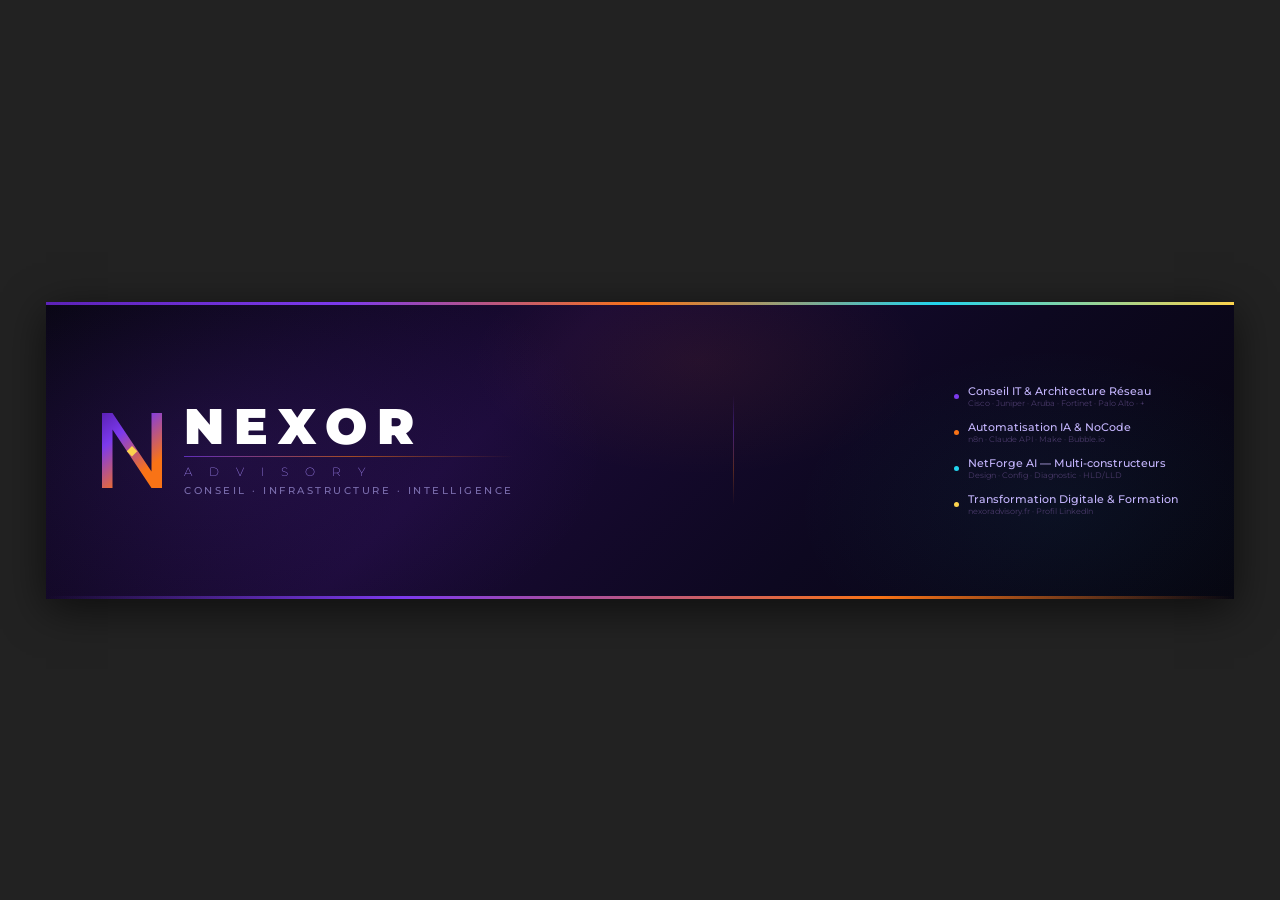
<file: brand/HTML/NEXOR_LinkedIn_Banner.html>
<!DOCTYPE html><html lang="fr"><head><meta charset="UTF-8">
<title>NEXOR — LinkedIn Banner</title><link href="https://fonts.googleapis.com/css2?family=Montserrat:wght@100;200;300;400;500;600;700;800;900&display=swap" rel="stylesheet">
<style>*{box-sizing:border-box;margin:0;padding:0}
body{font-family:'Montserrat',Arial,sans-serif;background:#060411;color:#fff}
.band{height:3px;background:linear-gradient(90deg,#5B21B6,#7C3AED,#F97316,#22D3EE,#FCD34D)}
.sec{padding:60px 48px;border-bottom:1px solid rgba(124,58,237,.1)}
.wrap{max-width:1040px;margin:0 auto}
.g2{display:grid;grid-template-columns:1fr 1fr;gap:20px}
.g3{display:grid;grid-template-columns:repeat(3,1fr);gap:16px}
.g4{display:grid;grid-template-columns:repeat(4,1fr);gap:12px}
.g6{display:grid;grid-template-columns:repeat(6,1fr);gap:10px}
.bx{border-radius:16px;padding:28px;display:flex;flex-direction:column;align-items:center;justify-content:center;gap:12px}
.bv{background:#0D0820;border:1px solid #2D1657}
.bd{background:#130926;border:1px solid #2D1657}
.bm{background:#1E0F3F;border:1px solid #3D2070}
.bl{background:#FAFAF9;border:1px solid #E9D5FF}
.cat{font-size:9px;font-weight:700;letter-spacing:4px;text-transform:uppercase;color:#7C3AED;margin-bottom:8px}
.cap{font-size:9px;font-weight:500;letter-spacing:2px;text-transform:uppercase;color:#7C6FAF;text-align:center;margin-top:6px}
.bt{font-size:11px;color:#A78BFA;line-height:1.85}
.bt strong{color:#fff;font-weight:600}
.row{display:flex;align-items:center;gap:16px;flex-wrap:wrap}
.cc{display:flex;flex-direction:column;align-items:center;text-align:center;gap:10px}
.rule{display:flex;gap:10px;font-size:11px;color:#A78BFA;line-height:1.7;margin-bottom:10px;align-items:flex-start}
.rule::before{content:'';width:6px;height:6px;border-radius:50%;flex-shrink:0;margin-top:5px}
.do::before{background:#10B981}.dn::before{background:#EF4444}.dn{color:#6B5B7A}
.sw{border-radius:10px;overflow:hidden;border:1px solid #2D1657}
.swc{height:44px}.swi{padding:8px 11px;background:#130926}
.swn{font-size:10px;font-weight:700;color:#fff;margin-bottom:1px}
.swh{font-size:9px;font-family:monospace;color:#7C6FAF}
.swu{font-size:8px;color:#4A3A6A;margin-top:2px;line-height:1.4}
.code{background:#0D0820;border-radius:8px;padding:14px 18px;font-family:monospace;font-size:10px;line-height:1.9;color:#22D3EE;border-left:2px solid #7C3AED}
a{color:#22D3EE;text-decoration:none}

body{background:#222;display:flex;align-items:center;justify-content:center;min-height:100vh}
.bn{width:1188px;height:297px;background:linear-gradient(135deg,#06050F 0%,#1A0A35 38%,#0D0820 68%,#06050F 100%);position:relative;overflow:hidden;box-shadow:0 10px 40px rgba(0,0,0,.6)}
.bn::before{content:'';position:absolute;inset:0;background:radial-gradient(ellipse 55% 120% at 14% 50%,rgba(124,58,237,.14) 0%,transparent 60%),radial-gradient(ellipse 35% 70% at 55% 20%,rgba(249,115,22,.07) 0%,transparent 55%),radial-gradient(ellipse 40% 100% at 85% 70%,rgba(34,211,238,.05) 0%,transparent 55%);pointer-events:none}
</style></head><body>
<div class="bn">
  <div style="height:3px;background:linear-gradient(90deg,#5B21B6,#7C3AED,#F97316,#22D3EE,#FCD34D)"></div>
  <div style="position:absolute;inset:3px 0 3px 0;display:flex;align-items:center;justify-content:space-between;padding:0 56px;z-index:1">
    <div style="display:flex;align-items:center;gap:22px">
      <svg viewBox="0 0 80 100" width="60" height="75" xmlns="http://www.w3.org/2000/svg"><defs><linearGradient id="galb" x1="0" y1="0" x2="60" y2="75" gradientUnits="userSpaceOnUse"><stop offset="0%" stop-color="#5B21B6"/><stop offset="38%" stop-color="#7C3AED"/><stop offset="100%" stop-color="#F97316"/></linearGradient></defs><path d="M0,0 L0,100 L14,100 L14,22 L66,100 L80,100 L80,0 L66,0 L66,78 L14,0 Z" fill="url(#galb)"/><polygon points="40,44 47,51 40,58 33,51" fill="#FCD34D"/></svg>
      <div>
        <div style="font-size:50px;font-weight:900;letter-spacing:10px;color:#fff;line-height:.9">NEXOR</div>
        <div style="height:1.5px;background:linear-gradient(90deg,rgba(124,58,237,.7),rgba(249,115,22,.6),transparent);margin:7px 0"></div>
        <div style="font-size:12px;font-weight:200;letter-spacing:17px;color:#A78BFA">ADVISORY</div>
        <div style="font-size:9.5px;font-weight:500;letter-spacing:2.5px;color:#7C6FAF;text-transform:uppercase;margin-top:6px">Conseil · Infrastructure · Intelligence</div>
      </div>
    </div>
    <div style="width:1px;height:110px;background:linear-gradient(180deg,transparent,rgba(124,58,237,.4),rgba(249,115,22,.3),transparent)"></div>
    <div style="display:flex;flex-direction:column;gap:13px;align-items:flex-start">
      <div style="display:flex;align-items:center;gap:9px">
        <div style="width:5px;height:5px;border-radius:50%;background:#7C3AED;flex-shrink:0"></div>
        <div><div style="font-size:10.5px;font-weight:500;color:#C4B5FD">Conseil IT & Architecture Réseau</div>
        <div style="font-size:7.5px;color:#4A3A6A;margin-top:1px">Cisco · Juniper · Aruba · Fortinet · Palo Alto · +</div></div>
      </div>
      <div style="display:flex;align-items:center;gap:9px">
        <div style="width:5px;height:5px;border-radius:50%;background:#F97316;flex-shrink:0"></div>
        <div><div style="font-size:10.5px;font-weight:500;color:#C4B5FD">Automatisation IA & NoCode</div>
        <div style="font-size:7.5px;color:#4A3A6A;margin-top:1px">n8n · Claude API · Make · Bubble.io</div></div>
      </div>
      <div style="display:flex;align-items:center;gap:9px">
        <div style="width:5px;height:5px;border-radius:50%;background:#22D3EE;flex-shrink:0"></div>
        <div><div style="font-size:10.5px;font-weight:500;color:#C4B5FD">NetForge AI — Multi-constructeurs</div>
        <div style="font-size:7.5px;color:#4A3A6A;margin-top:1px">Design · Config · Diagnostic · HLD/LLD</div></div>
      </div>
      <div style="display:flex;align-items:center;gap:9px">
        <div style="width:5px;height:5px;border-radius:50%;background:#FCD34D;flex-shrink:0"></div>
        <div><div style="font-size:10.5px;font-weight:500;color:#C4B5FD">Transformation Digitale & Formation</div>
        <div style="font-size:7.5px;color:#4A3A6A;margin-top:1px">nexoradvisory.fr · <a href="https://www.linkedin.com/in/romaric-okemba-27833230/" style="color:#4A3A6A;text-decoration:none">Profil LinkedIn</a></div></div>
      </div>
    </div>
  </div>
  <div style="position:absolute;bottom:0;left:0;right:0;height:3px;background:linear-gradient(90deg,transparent,#7C3AED 30%,#F97316 70%,transparent)"></div>
</div>
</body></html>
</file>
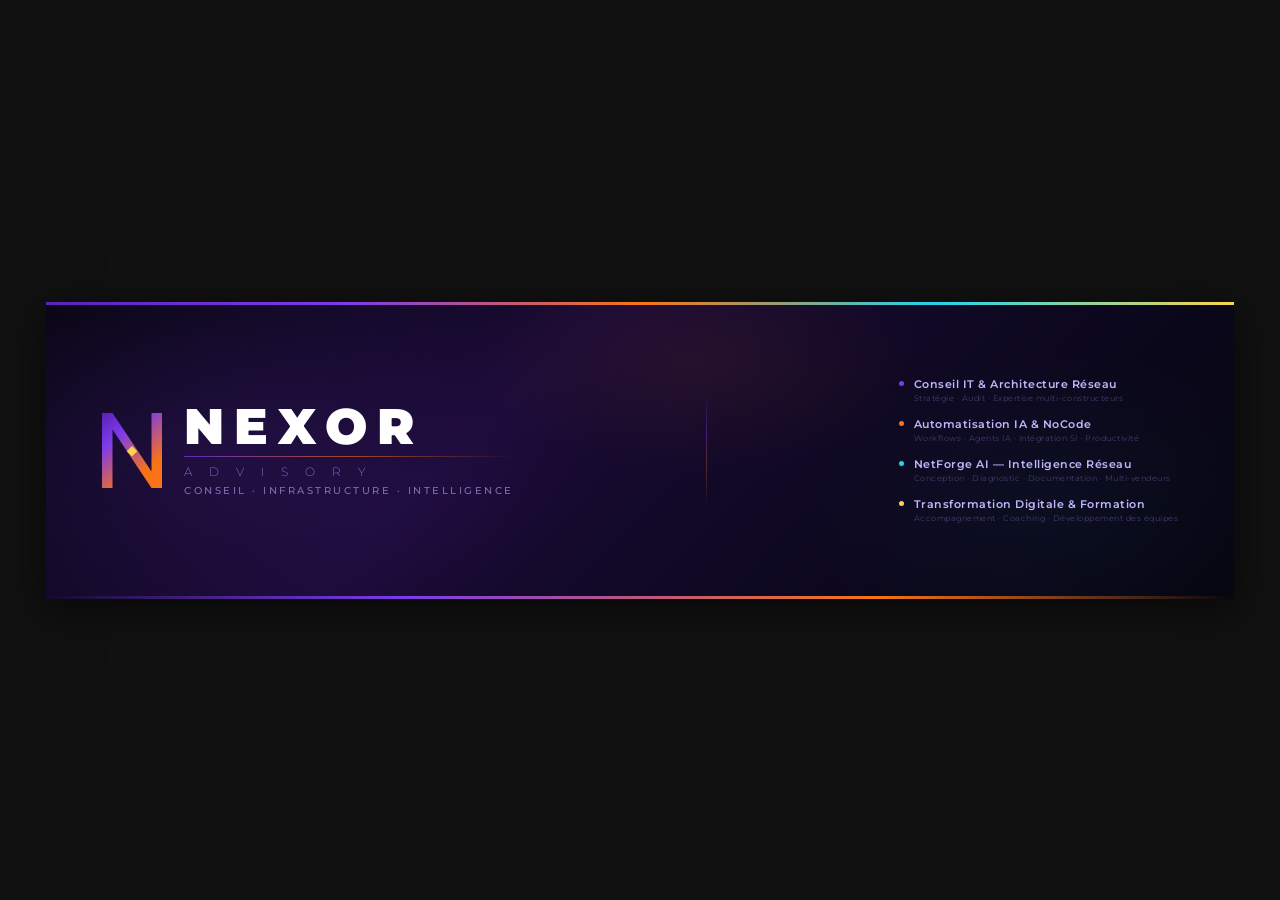
<file: brand/HTML/NEXOR_LinkedIn_Banner_v3.html>
<!DOCTYPE html><html lang="fr"><head><meta charset="UTF-8">
<title>NEXOR — LinkedIn Banner v3</title><link href="https://fonts.googleapis.com/css2?family=Montserrat:wght@100;200;300;400;500;600;700;800;900&display=swap" rel="stylesheet">
<style>*{box-sizing:border-box;margin:0;padding:0}
body{font-family:'Montserrat',Arial,sans-serif;background:#060411;color:#fff}
.band{height:3px;background:linear-gradient(90deg,#5B21B6,#7C3AED,#F97316,#22D3EE,#FCD34D)}
.sec{padding:60px 48px;border-bottom:1px solid rgba(124,58,237,.1)}
.wrap{max-width:1040px;margin:0 auto}
.g2{display:grid;grid-template-columns:1fr 1fr;gap:20px}
.g3{display:grid;grid-template-columns:repeat(3,1fr);gap:16px}
.g4{display:grid;grid-template-columns:repeat(4,1fr);gap:12px}
.g6{display:grid;grid-template-columns:repeat(6,1fr);gap:10px}
.bx{border-radius:16px;padding:28px;display:flex;flex-direction:column;align-items:center;justify-content:center;gap:12px}
.bv{background:#0D0820;border:1px solid #2D1657}
.bd{background:#130926;border:1px solid #2D1657}
.bm{background:#1E0F3F;border:1px solid #3D2070}
.bl{background:#FAFAF9;border:1px solid #E9D5FF}
.cat{font-size:9px;font-weight:700;letter-spacing:4px;text-transform:uppercase;color:#7C3AED;margin-bottom:8px}
.cap{font-size:9px;font-weight:500;letter-spacing:2px;text-transform:uppercase;color:#7C6FAF;text-align:center;margin-top:6px}
.bt{font-size:11px;color:#A78BFA;line-height:1.85}
.bt strong{color:#fff;font-weight:600}
.row{display:flex;align-items:center;gap:16px;flex-wrap:wrap}
.cc{display:flex;flex-direction:column;align-items:center;text-align:center;gap:10px}
.rule{display:flex;gap:10px;font-size:11px;color:#A78BFA;line-height:1.7;margin-bottom:10px;align-items:flex-start}
.rule::before{content:'';width:6px;height:6px;border-radius:50%;flex-shrink:0;margin-top:5px}
.do::before{background:#10B981}.dn::before{background:#EF4444}.dn{color:#6B5B7A}
.sw{border-radius:10px;overflow:hidden;border:1px solid #2D1657}
.swc{height:44px}.swi{padding:8px 11px;background:#130926}
.swn{font-size:10px;font-weight:700;color:#fff;margin-bottom:1px}
.swh{font-size:9px;font-family:monospace;color:#7C6FAF}
.swu{font-size:8px;color:#4A3A6A;margin-top:2px;line-height:1.4}
.code{background:#0D0820;border-radius:8px;padding:14px 18px;font-family:monospace;font-size:10px;line-height:1.9;color:#22D3EE;border-left:2px solid #7C3AED}
a{color:#22D3EE;text-decoration:none}

body{background:#111;display:flex;align-items:center;justify-content:center;min-height:100vh}
.bn{width:1188px;height:297px;background:linear-gradient(135deg,#06050F 0%,#1A0A35 38%,#0D0820 68%,#06050F 100%);position:relative;overflow:hidden;box-shadow:0 10px 40px rgba(0,0,0,.6)}
.bn::before{content:'';position:absolute;inset:0;background:radial-gradient(ellipse 55% 120% at 14% 50%,rgba(124,58,237,.14) 0%,transparent 60%),radial-gradient(ellipse 35% 70% at 55% 20%,rgba(249,115,22,.07) 0%,transparent 55%),radial-gradient(ellipse 40% 100% at 85% 70%,rgba(34,211,238,.04) 0%,transparent 55%);pointer-events:none}
</style></head><body>
<div class="bn">
  <div style="height:3px;background:linear-gradient(90deg,#5B21B6,#7C3AED,#F97316,#22D3EE,#FCD34D)"></div>
  <div style="position:absolute;inset:3px 0 3px 0;display:flex;align-items:center;justify-content:space-between;padding:0 56px;z-index:1">

    <!-- GAUCHE : Logo + tagline -->
    <div style="display:flex;align-items:center;gap:22px">
      <svg viewBox="0 0 80 100" width="60" height="75" xmlns="http://www.w3.org/2000/svg"><defs><linearGradient id="galb" x1="0" y1="0" x2="60" y2="75" gradientUnits="userSpaceOnUse"><stop offset="0%" stop-color="#5B21B6"/><stop offset="38%" stop-color="#7C3AED"/><stop offset="100%" stop-color="#F97316"/></linearGradient></defs><path d="M0,0 L0,100 L14,100 L14,22 L66,100 L80,100 L80,0 L66,0 L66,78 L14,0 Z" fill="url(#galb)"/><polygon points="40,44 47,51 40,58 33,51" fill="#FCD34D"/></svg>
      <div>
        <div style="font-size:50px;font-weight:900;letter-spacing:10px;color:#fff;line-height:.9">NEXOR</div>
        <div style="height:1.5px;background:linear-gradient(90deg,rgba(124,58,237,.7),rgba(249,115,22,.6),transparent);margin:7px 0"></div>
        <div style="font-size:12px;font-weight:200;letter-spacing:17px;color:#A78BFA">ADVISORY</div>
        <div style="font-size:9.5px;font-weight:500;letter-spacing:2.5px;color:#7C6FAF;text-transform:uppercase;margin-top:6px">Conseil · Infrastructure · Intelligence</div>
      </div>
    </div>

    <!-- SÉPARATEUR VERTICAL -->
    <div style="width:1px;height:110px;background:linear-gradient(180deg,transparent,rgba(124,58,237,.4),rgba(249,115,22,.3),transparent)"></div>

    <!-- DROITE : 4 axes de service — version cabinet premium, sans noms d'outils -->
    <div style="display:flex;flex-direction:column;gap:14px">
      <div style="display:flex;align-items:flex-start;gap:10px">
        <div style="width:5px;height:5px;border-radius:50%;background:#7C3AED;flex-shrink:0;margin-top:4px"></div>
        <div>
          <div style="font-size:11px;font-weight:600;color:#C4B5FD;letter-spacing:.5px">Conseil IT & Architecture Réseau</div>
          <div style="font-size:8px;color:#4A3A6A;margin-top:2px;letter-spacing:.5px">Stratégie · Audit · Expertise multi-constructeurs</div>
        </div>
      </div>
      <div style="display:flex;align-items:flex-start;gap:10px">
        <div style="width:5px;height:5px;border-radius:50%;background:#F97316;flex-shrink:0;margin-top:4px"></div>
        <div>
          <div style="font-size:11px;font-weight:600;color:#C4B5FD;letter-spacing:.5px">Automatisation IA & NoCode</div>
          <div style="font-size:8px;color:#4A3A6A;margin-top:2px;letter-spacing:.5px">Workflows · Agents IA · Intégration SI · Productivité</div>
        </div>
      </div>
      <div style="display:flex;align-items:flex-start;gap:10px">
        <div style="width:5px;height:5px;border-radius:50%;background:#22D3EE;flex-shrink:0;margin-top:4px"></div>
        <div>
          <div style="font-size:11px;font-weight:600;color:#C4B5FD;letter-spacing:.5px">NetForge AI — Intelligence Réseau</div>
          <div style="font-size:8px;color:#4A3A6A;margin-top:2px;letter-spacing:.5px">Conception · Diagnostic · Documentation · Multi-vendeurs</div>
        </div>
      </div>
      <div style="display:flex;align-items:flex-start;gap:10px">
        <div style="width:5px;height:5px;border-radius:50%;background:#FCD34D;flex-shrink:0;margin-top:4px"></div>
        <div>
          <div style="font-size:11px;font-weight:600;color:#C4B5FD;letter-spacing:.5px">Transformation Digitale & Formation</div>
          <div style="font-size:8px;color:#4A3A6A;margin-top:2px;letter-spacing:.5px">Accompagnement · Coaching · Développement des équipes</div>
        </div>
      </div>
    </div>

  </div>
  <!-- Pas de coordonnées dans le banner — LinkedIn affiche déjà le profil -->
  <div style="position:absolute;bottom:0;left:0;right:0;height:3px;background:linear-gradient(90deg,transparent,#7C3AED 30%,#F97316 70%,transparent)"></div>
</div>
</body></html>
</file>
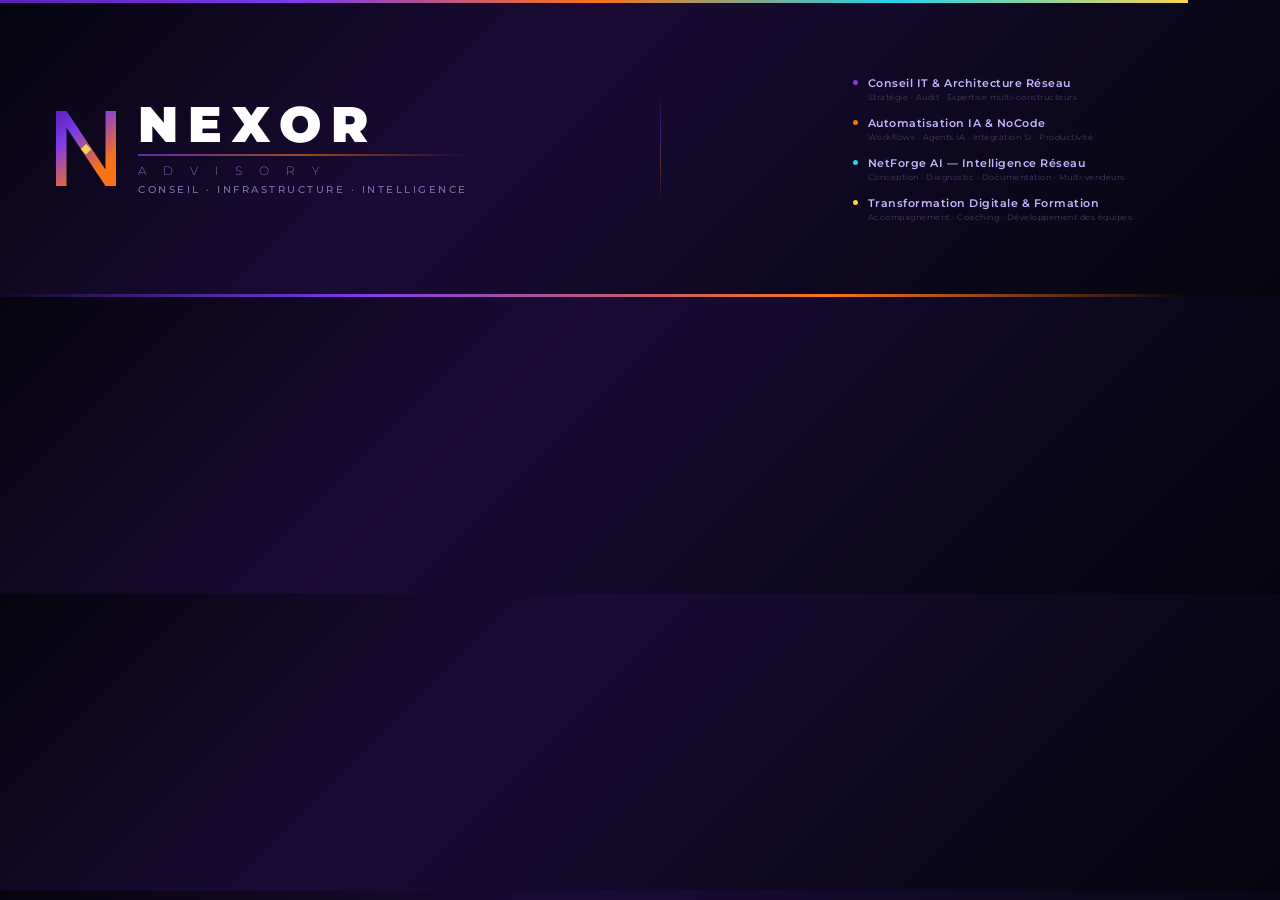
<file: brand/HTML/NEXOR_LinkedIn_Banner_v3_PDF_Fix.html>
<!DOCTYPE html><html lang="fr"><head><meta charset="UTF-8">
<title>NEXOR — LinkedIn Banner v3 PDF Fix</title><link href="https://fonts.googleapis.com/css2?family=Montserrat:wght@100;200;300;400;500;600;700;800;900&display=swap" rel="stylesheet">
<style>
/* ── WeasyPrint : dimensionne la page exactement comme le banner ── */
@page {
  size: 1188px 297px;
  margin: 0;
}
* { box-sizing: border-box; margin: 0; padding: 0; }
body {
  font-family: 'Montserrat', Arial, sans-serif;
  width: 1188px;
  height: 297px;
  overflow: hidden;
  position: relative;
  background: linear-gradient(135deg, #06050F 0%, #1A0A35 38%, #0D0820 68%, #06050F 100%);
}
/* Bandes top/bot en position absolue — top/right/bottom/left (PAS inset) */
.band-top {
  position: absolute;
  top: 0; left: 0; right: 0;
  height: 3px;
  background: linear-gradient(90deg, #5B21B6, #7C3AED, #F97316, #22D3EE, #FCD34D);
}
.band-bot {
  position: absolute;
  bottom: 0; left: 0; right: 0;
  height: 3px;
  background: linear-gradient(90deg, transparent, #7C3AED 30%, #F97316 70%, transparent);
}
/* Contenu principal : flexbox direct, sans position:absolute */
.content {
  position: absolute;
  top: 3px; left: 0; right: 0; bottom: 3px;
  display: flex;
  align-items: center;
  justify-content: space-between;
  padding: 0 56px;
}
/* Section gauche */
.left {
  display: flex;
  align-items: center;
  gap: 22px;
}
.nexor {
  font-size: 50px;
  font-weight: 900;
  letter-spacing: 10px;
  color: #FFFFFF;
  line-height: 0.9;
}
.sep-line {
  height: 1.5px;
  background: linear-gradient(90deg, rgba(124,58,237,0.7), rgba(249,115,22,0.6), transparent);
  margin: 7px 0;
}
.advisory {
  font-size: 12px;
  font-weight: 200;
  letter-spacing: 17px;
  color: #A78BFA;
}
.tagline {
  font-size: 9.5px;
  font-weight: 500;
  letter-spacing: 2.5px;
  color: #7C6FAF;
  text-transform: uppercase;
  margin-top: 6px;
}
/* Séparateur vertical */
.vsep {
  width: 1px;
  height: 110px;
  background: linear-gradient(180deg, transparent, rgba(124,58,237,0.4), rgba(249,115,22,0.3), transparent);
}
/* Section droite */
.right {
  display: flex;
  flex-direction: column;
  gap: 14px;
}
.service {
  display: flex;
  align-items: flex-start;
  gap: 10px;
}
.dot {
  width: 5px;
  height: 5px;
  border-radius: 50%;
  flex-shrink: 0;
  margin-top: 4px;
}
.svc-title {
  font-size: 11px;
  font-weight: 600;
  color: #C4B5FD;
  letter-spacing: 0.5px;
}
.svc-sub {
  font-size: 8px;
  color: #4A3A6A;
  margin-top: 2px;
  letter-spacing: 0.5px;
}
</style></head><body>

<div class="band-top"></div>

<div class="content">

  <!-- Gauche : Logo + tagline -->
  <div class="left">
    <svg viewBox="0 0 80 100" width="60" height="75" xmlns="http://www.w3.org/2000/svg"><defs><linearGradient id="gabn" x1="0" y1="0" x2="60" y2="75" gradientUnits="userSpaceOnUse"><stop offset="0%" stop-color="#5B21B6"/><stop offset="38%" stop-color="#7C3AED"/><stop offset="100%" stop-color="#F97316"/></linearGradient></defs><path d="M0,0 L0,100 L14,100 L14,22 L66,100 L80,100 L80,0 L66,0 L66,78 L14,0 Z" fill="url(#gabn)"/><polygon points="40,44 47,51 40,58 33,51" fill="#FCD34D"/></svg>
    <div>
      <div class="nexor">NEXOR</div>
      <div class="sep-line"></div>
      <div class="advisory">ADVISORY</div>
      <div class="tagline">Conseil · Infrastructure · Intelligence</div>
    </div>
  </div>

  <!-- Séparateur vertical -->
  <div class="vsep"></div>

  <!-- Droite : 4 axes de service (sans noms d'outils) -->
  <div class="right">
    <div class="service">
      <div class="dot" style="background:#7C3AED"></div>
      <div>
        <div class="svc-title">Conseil IT &amp; Architecture Réseau</div>
        <div class="svc-sub">Stratégie · Audit · Expertise multi-constructeurs</div>
      </div>
    </div>
    <div class="service">
      <div class="dot" style="background:#F97316"></div>
      <div>
        <div class="svc-title">Automatisation IA &amp; NoCode</div>
        <div class="svc-sub">Workflows · Agents IA · Intégration SI · Productivité</div>
      </div>
    </div>
    <div class="service">
      <div class="dot" style="background:#22D3EE"></div>
      <div>
        <div class="svc-title">NetForge AI — Intelligence Réseau</div>
        <div class="svc-sub">Conception · Diagnostic · Documentation · Multi-vendeurs</div>
      </div>
    </div>
    <div class="service">
      <div class="dot" style="background:#FCD34D"></div>
      <div>
        <div class="svc-title">Transformation Digitale &amp; Formation</div>
        <div class="svc-sub">Accompagnement · Coaching · Développement des équipes</div>
      </div>
    </div>
  </div>

</div>

<div class="band-bot"></div>
</body></html>
</file>
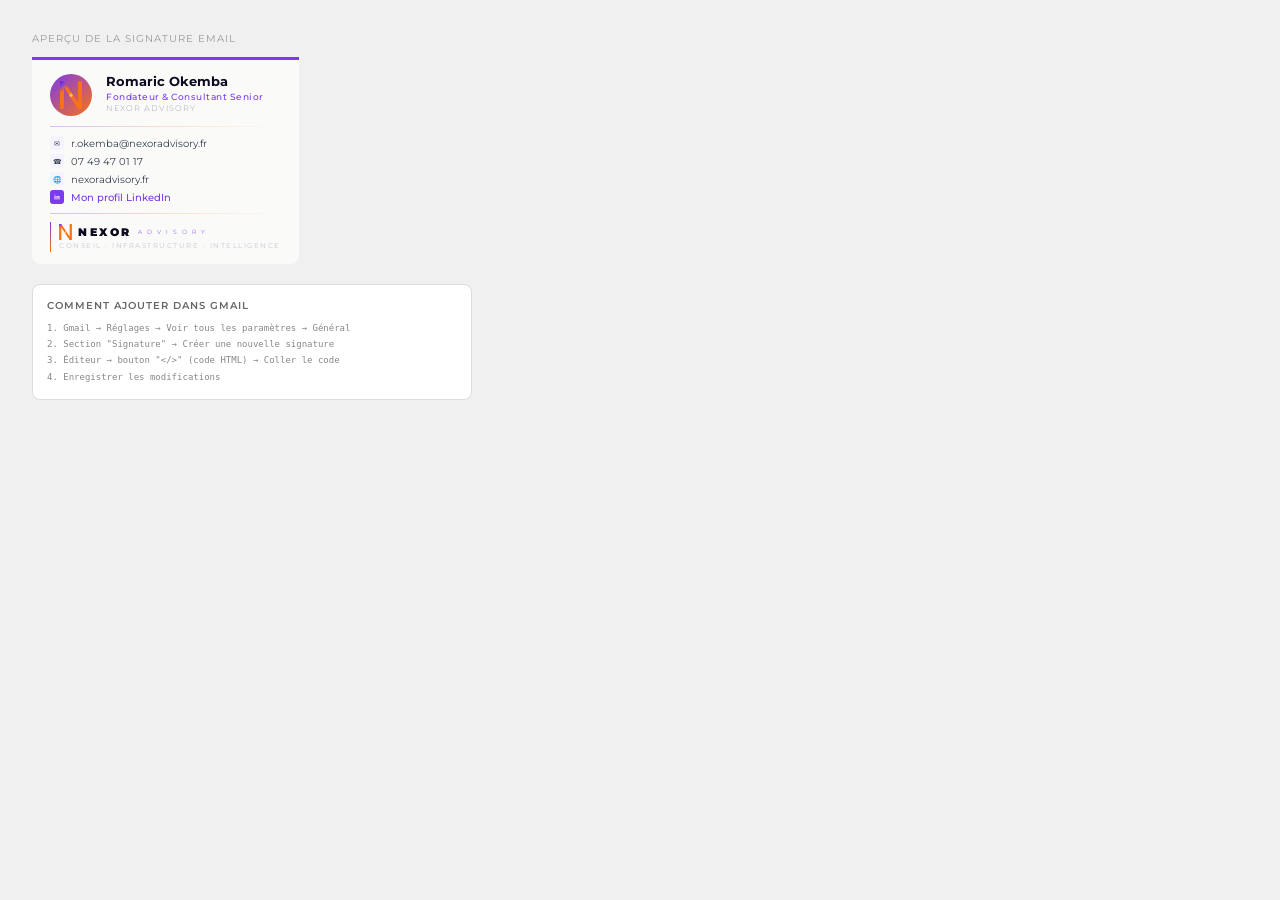
<file: brand/HTML/NEXOR_Signature_Email.html>
<!DOCTYPE html><html lang="fr"><head><meta charset="UTF-8">
<title>NEXOR — Signature Email</title><link href="https://fonts.googleapis.com/css2?family=Montserrat:wght@100;200;300;400;500;600;700;800;900&display=swap" rel="stylesheet">
<style>*{box-sizing:border-box;margin:0;padding:0}
body{font-family:'Montserrat',Arial,sans-serif;background:#060411;color:#fff}
.band{height:3px;background:linear-gradient(90deg,#5B21B6,#7C3AED,#F97316,#22D3EE,#FCD34D)}
.sec{padding:60px 48px;border-bottom:1px solid rgba(124,58,237,.1)}
.wrap{max-width:1040px;margin:0 auto}
.g2{display:grid;grid-template-columns:1fr 1fr;gap:20px}
.g3{display:grid;grid-template-columns:repeat(3,1fr);gap:16px}
.g4{display:grid;grid-template-columns:repeat(4,1fr);gap:12px}
.g6{display:grid;grid-template-columns:repeat(6,1fr);gap:10px}
.bx{border-radius:16px;padding:28px;display:flex;flex-direction:column;align-items:center;justify-content:center;gap:12px}
.bv{background:#0D0820;border:1px solid #2D1657}
.bd{background:#130926;border:1px solid #2D1657}
.bm{background:#1E0F3F;border:1px solid #3D2070}
.bl{background:#FAFAF9;border:1px solid #E9D5FF}
.cat{font-size:9px;font-weight:700;letter-spacing:4px;text-transform:uppercase;color:#7C3AED;margin-bottom:8px}
.cap{font-size:9px;font-weight:500;letter-spacing:2px;text-transform:uppercase;color:#7C6FAF;text-align:center;margin-top:6px}
.bt{font-size:11px;color:#A78BFA;line-height:1.85}
.bt strong{color:#fff;font-weight:600}
.row{display:flex;align-items:center;gap:16px;flex-wrap:wrap}
.cc{display:flex;flex-direction:column;align-items:center;text-align:center;gap:10px}
.rule{display:flex;gap:10px;font-size:11px;color:#A78BFA;line-height:1.7;margin-bottom:10px;align-items:flex-start}
.rule::before{content:'';width:6px;height:6px;border-radius:50%;flex-shrink:0;margin-top:5px}
.do::before{background:#10B981}.dn::before{background:#EF4444}.dn{color:#6B5B7A}
.sw{border-radius:10px;overflow:hidden;border:1px solid #2D1657}
.swc{height:44px}.swi{padding:8px 11px;background:#130926}
.swn{font-size:10px;font-weight:700;color:#fff;margin-bottom:1px}
.swh{font-size:9px;font-family:monospace;color:#7C6FAF}
.swu{font-size:8px;color:#4A3A6A;margin-top:2px;line-height:1.4}
.code{background:#0D0820;border-radius:8px;padding:14px 18px;font-family:monospace;font-size:10px;line-height:1.9;color:#22D3EE;border-left:2px solid #7C3AED}
a{color:#22D3EE;text-decoration:none}

body{background:#f0f0f0;padding:32px;font-family:'Montserrat',Arial,sans-serif}
.sig{display:inline-block;background:#FAFAF9;border-top:3px solid #7C3AED;border-radius:0 0 8px 8px;padding:14px 18px 12px;max-width:440px;font-family:'Montserrat','Helvetica Neue',Arial,sans-serif}
</style></head><body>
<div style="font-size:10px;color:#999;margin-bottom:12px;letter-spacing:1px;text-transform:uppercase">Aperçu de la signature email</div>
<div class="sig">
  <div style="display:flex;gap:14px;align-items:flex-start;margin-bottom:10px">
    <div style="width:42px;height:42px;border-radius:50%;background:linear-gradient(135deg,#7C3AED,#F97316);display:flex;align-items:center;justify-content:center;flex-shrink:0">
      <svg viewBox="0 0 80 100" width="22" height="28" xmlns="http://www.w3.org/2000/svg"><defs><linearGradient id="gasig" x1="0" y1="0" x2="22" y2="28" gradientUnits="userSpaceOnUse"><stop offset="0%" stop-color="#5B21B6"/><stop offset="38%" stop-color="#7C3AED"/><stop offset="100%" stop-color="#F97316"/></linearGradient></defs><path d="M0,0 L0,100 L14,100 L14,22 L66,100 L80,100 L80,0 L66,0 L66,78 L14,0 Z" fill="url(#gasig)"/><polygon points="40,44 47,51 40,58 33,51" fill="#FCD34D"/></svg>
    </div>
    <div>
      <div style="font-size:13px;font-weight:700;color:#0D0820;line-height:1.2;margin-bottom:1px">Romaric Okemba</div>
      <div style="font-size:9px;font-weight:500;color:#7C3AED;letter-spacing:.5px;margin-bottom:1px">Fondateur & Consultant Senior</div>
      <div style="font-size:8px;font-weight:300;color:#9CA3AF;letter-spacing:1px;text-transform:uppercase">NEXOR Advisory</div>
    </div>
  </div>
  <div style="height:1px;background:linear-gradient(90deg,rgba(124,58,237,.3),rgba(249,115,22,.2),transparent);margin-bottom:9px"></div>
  <div style="display:flex;flex-direction:column;gap:4px;margin-bottom:9px">
    <div style="display:flex;align-items:center;gap:7px;font-size:10px;color:#374151">
      <span style="width:14px;height:14px;border-radius:3px;background:#F5F3FF;display:inline-flex;align-items:center;justify-content:center;flex-shrink:0;font-size:7px">✉</span>
      <a href="mailto:r.okemba@nexoradvisory.fr" style="color:#374151;text-decoration:none">r.okemba@nexoradvisory.fr</a>
    </div>
    <div style="display:flex;align-items:center;gap:7px;font-size:10px;color:#374151">
      <span style="width:14px;height:14px;border-radius:3px;background:#F5F3FF;display:inline-flex;align-items:center;justify-content:center;flex-shrink:0;font-size:7px">☎</span>
      <a href="tel:+33749470117" style="color:#374151;text-decoration:none">07 49 47 01 17</a>
    </div>
    <div style="display:flex;align-items:center;gap:7px;font-size:10px;color:#374151">
      <span style="width:14px;height:14px;border-radius:3px;background:#F5F3FF;display:inline-flex;align-items:center;justify-content:center;flex-shrink:0;font-size:7px">🌐</span>
      <a href="https://nexoradvisory.fr" style="color:#374151;text-decoration:none">nexoradvisory.fr</a>
    </div>
    <div style="display:flex;align-items:center;gap:7px;font-size:10px;color:#374151">
      <span style="width:14px;height:14px;border-radius:3px;background:#7C3AED;display:inline-flex;align-items:center;justify-content:center;flex-shrink:0">
        <svg width="8" height="8" viewBox="0 0 8 8" fill="none"><rect width="8" height="8" rx="1.5" fill="#7C3AED"/><path d="M1.5 3H2.5V6.5H1.5V3ZM2 1.5C2.28 1.5 2.5 1.72 2.5 2S2.28 2.5 2 2.5 1.5 2.28 1.5 2 1.72 1.5 2 1.5ZM3.5 3H4.4V3.5C4.6 3.2 5 3 5.5 3 6.3 3 6.5 3.5 6.5 4.2V6.5H5.5V4.5C5.5 4 5.3 3.8 5 3.8 4.6 3.8 4.5 4.1 4.5 4.5V6.5H3.5V3Z" fill="white"/></svg>
      </span>
      <a href="https://www.linkedin.com/in/romaric-okemba-27833230/" target="_blank" style="color:#7C3AED;text-decoration:none;font-weight:500;font-size:10px">Mon profil LinkedIn</a>
    </div>
  </div>
  <div style="height:1px;background:linear-gradient(90deg,rgba(124,58,237,.3),rgba(249,115,22,.2),transparent);margin-bottom:8px"></div>
  <div style="display:flex;align-items:center;gap:8px">
    <div style="width:1px;height:30px;background:linear-gradient(180deg,#7C3AED,#F97316)"></div>
    <div>
      <div style="display:flex;align-items:center;gap:6px">
        <svg viewBox="0 0 80 100" width="13" height="16" xmlns="http://www.w3.org/2000/svg"><defs><linearGradient id="gasft" x1="0" y1="0" x2="13" y2="16" gradientUnits="userSpaceOnUse"><stop offset="0%" stop-color="#5B21B6"/><stop offset="38%" stop-color="#7C3AED"/><stop offset="100%" stop-color="#F97316"/></linearGradient></defs><path d="M0,0 L0,100 L14,100 L14,22 L66,100 L80,100 L80,0 L66,0 L66,78 L14,0 Z" fill="url(#gasft)"/><polygon points="40,44 47,51 40,58 33,51" fill="#FCD34D"/></svg>
        <div style="font-size:11px;font-weight:900;color:#0D0820;letter-spacing:2.5px">NEXOR</div>
        <div style="font-size:6px;font-weight:300;letter-spacing:5px;color:#7C3AED">ADVISORY</div>
      </div>
      <div style="font-size:6.5px;color:#D1D5DB;letter-spacing:1.5px;font-weight:500;margin-top:2px;text-transform:uppercase">Conseil · Infrastructure · Intelligence</div>
    </div>
  </div>
</div>
<div style="margin-top:20px;background:#fff;border:1px solid #ddd;border-radius:8px;padding:14px;max-width:440px">
  <div style="font-size:10px;font-weight:600;color:#666;margin-bottom:8px;letter-spacing:1px;text-transform:uppercase">Comment ajouter dans Gmail</div>
  <div style="font-size:9px;color:#888;line-height:1.8;font-family:monospace">
    1. Gmail → Réglages → Voir tous les paramètres → Général<br>
    2. Section "Signature" → Créer une nouvelle signature<br>
    3. Éditeur → bouton "&lt;/&gt;" (code HTML) → Coller le code<br>
    4. Enregistrer les modifications
  </div>
</div>
</body></html>
</file>
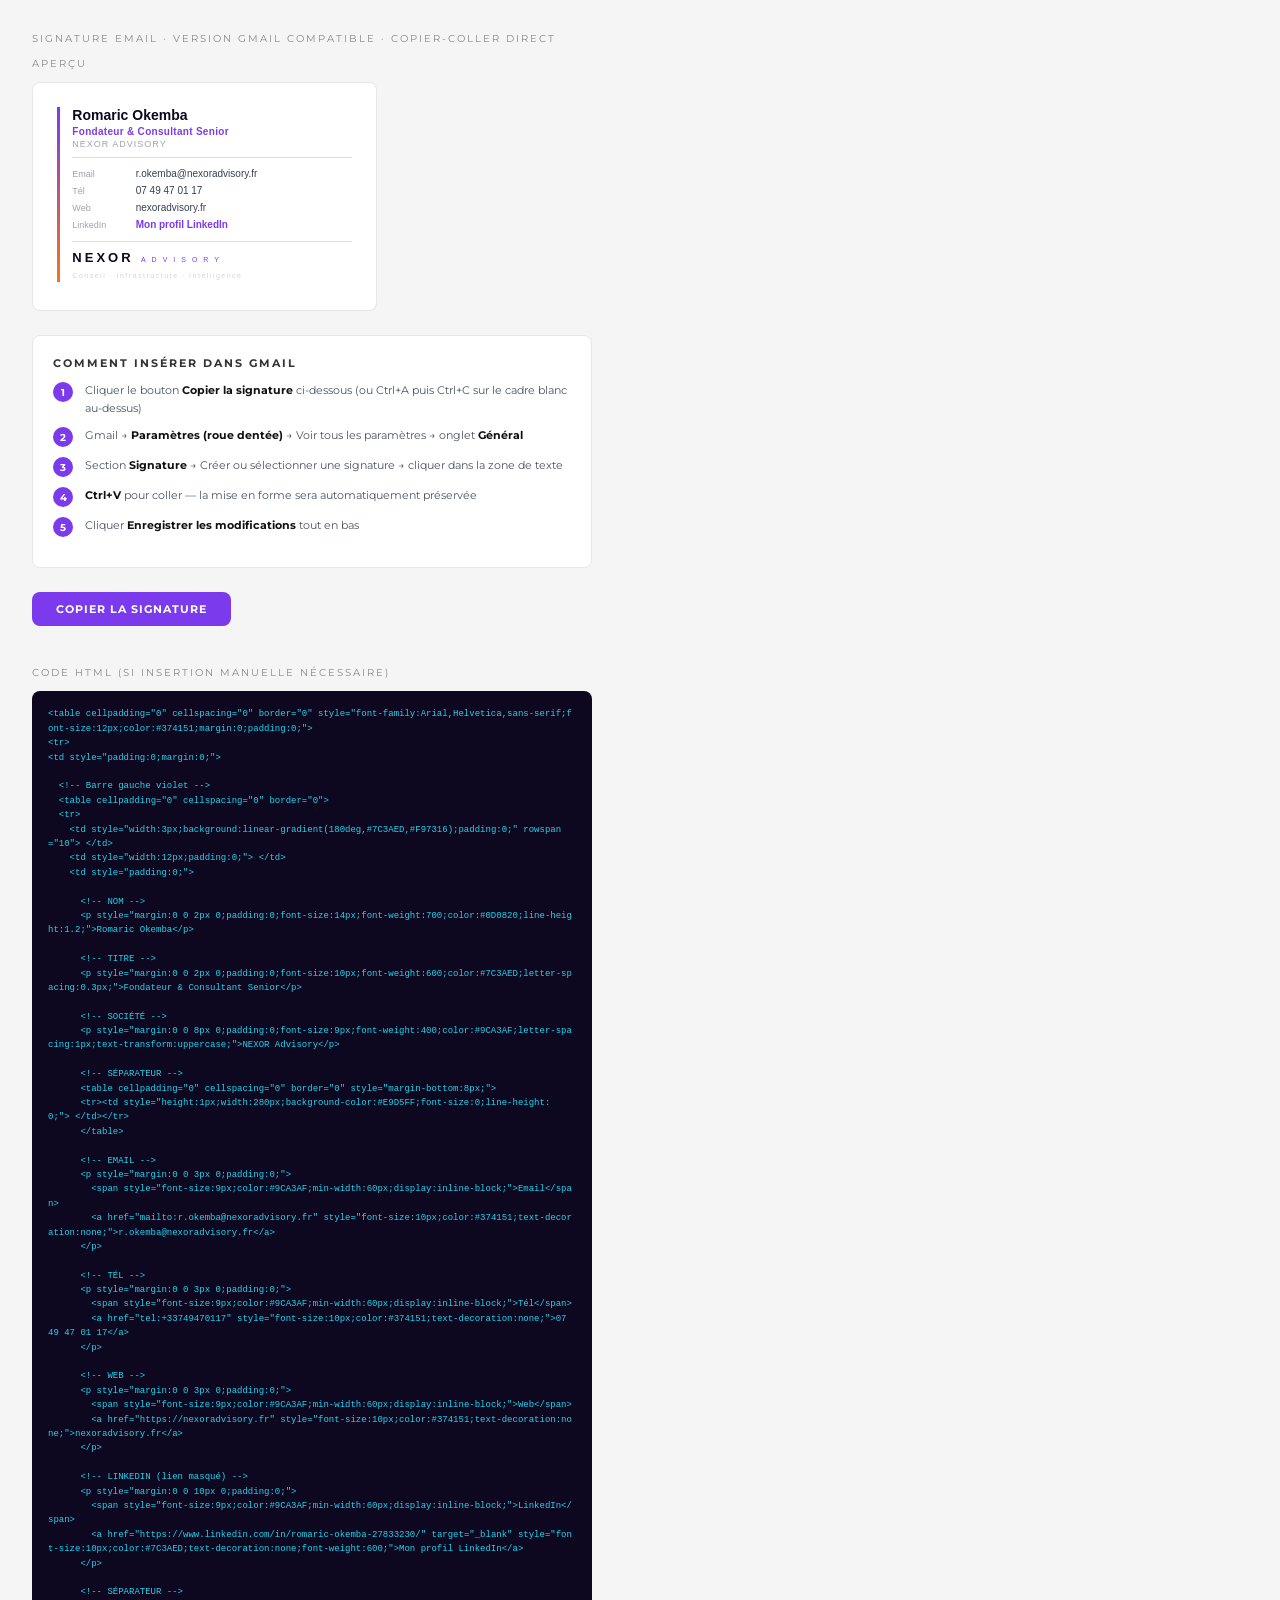
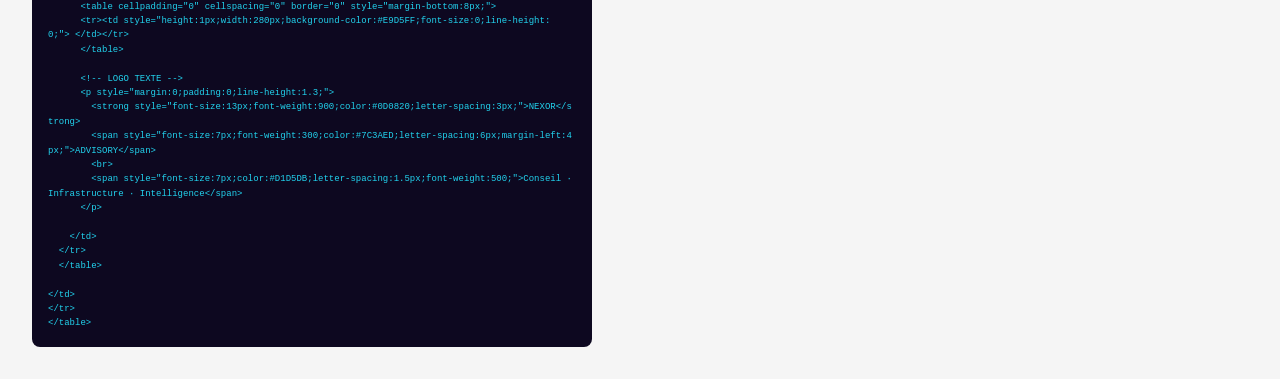
<file: brand/HTML/NEXOR_Signature_Gmail_Compatible.html>
<!DOCTYPE html><html lang="fr"><head><meta charset="UTF-8">
<title>NEXOR — Signature Email · Gmail Compatible</title><link href="https://fonts.googleapis.com/css2?family=Montserrat:wght@100;200;300;400;500;600;700;800;900&display=swap" rel="stylesheet">
<style>
* { box-sizing: border-box; margin: 0; padding: 0; }
body { font-family: 'Montserrat', Arial, sans-serif; background: #f5f5f5; padding: 32px; }
.label { font-size: 10px; color: #888; letter-spacing: 2px; text-transform: uppercase; margin-bottom: 12px; font-family: 'Montserrat', Arial, sans-serif; }
.preview-box { background: #fff; border: 1px solid #e5e7eb; border-radius: 8px; padding: 24px; margin-bottom: 24px; display: inline-block; }
.instructions { background: #fff; border: 1px solid #e5e7eb; border-radius: 8px; padding: 20px; max-width: 560px; margin-bottom: 24px; }
.instructions h3 { font-size: 11px; font-weight: 700; color: #333; letter-spacing: 2px; text-transform: uppercase; margin-bottom: 12px; }
.step { display: flex; gap: 12px; margin-bottom: 10px; align-items: flex-start; }
.step-num { width: 20px; height: 20px; border-radius: 50%; background: #7C3AED; color: white; font-size: 10px; font-weight: 700; display: flex; align-items: center; justify-content: center; flex-shrink: 0; }
.step-txt { font-size: 11px; color: #4B5563; line-height: 1.6; }
.step-txt strong { color: #111; }
.copy-btn { background: #7C3AED; color: white; border: none; border-radius: 8px; padding: 10px 24px; font-size: 11px; font-weight: 700; letter-spacing: 1px; cursor: pointer; font-family: 'Montserrat', Arial, sans-serif; text-transform: uppercase; display: block; margin-bottom: 8px; }
.copy-btn:hover { background: #5B21B6; }
.code-box { background: #0D0820; border-radius: 8px; padding: 16px; max-width: 560px; }
.code-box pre { font-size: 9px; color: #22D3EE; line-height: 1.6; white-space: pre-wrap; word-break: break-all; }
#sig-container { display: inline-block; }
</style>
</head>
<body>

<div class="label">Signature Email · Version Gmail Compatible · Copier-coller direct</div>

<!-- PRÉVISUALISATION -->
<div class="label" style="margin-top:0">Aperçu</div>
<div class="preview-box">
  <div id="sig-container">
<table cellpadding="0" cellspacing="0" border="0" style="font-family:Arial,Helvetica,sans-serif;font-size:12px;color:#374151;margin:0;padding:0;">
<tr>
<td style="padding:0;margin:0;">

  <!-- Barre gauche violet -->
  <table cellpadding="0" cellspacing="0" border="0">
  <tr>
    <td style="width:3px;background:linear-gradient(180deg,#7C3AED,#F97316);padding:0;" rowspan="10">&nbsp;</td>
    <td style="width:12px;padding:0;">&nbsp;</td>
    <td style="padding:0;">

      <!-- NOM -->
      <p style="margin:0 0 2px 0;padding:0;font-size:14px;font-weight:700;color:#0D0820;line-height:1.2;">Romaric Okemba</p>

      <!-- TITRE -->
      <p style="margin:0 0 2px 0;padding:0;font-size:10px;font-weight:600;color:#7C3AED;letter-spacing:0.3px;">Fondateur &amp; Consultant Senior</p>

      <!-- SOCIÉTÉ -->
      <p style="margin:0 0 8px 0;padding:0;font-size:9px;font-weight:400;color:#9CA3AF;letter-spacing:1px;text-transform:uppercase;">NEXOR Advisory</p>

      <!-- SÉPARATEUR -->
      <table cellpadding="0" cellspacing="0" border="0" style="margin-bottom:8px;">
      <tr><td style="height:1px;width:280px;background-color:#E9D5FF;font-size:0;line-height:0;">&nbsp;</td></tr>
      </table>

      <!-- EMAIL -->
      <p style="margin:0 0 3px 0;padding:0;">
        <span style="font-size:9px;color:#9CA3AF;min-width:60px;display:inline-block;">Email</span>
        <a href="mailto:r.okemba@nexoradvisory.fr" style="font-size:10px;color:#374151;text-decoration:none;">r.okemba@nexoradvisory.fr</a>
      </p>

      <!-- TÉL -->
      <p style="margin:0 0 3px 0;padding:0;">
        <span style="font-size:9px;color:#9CA3AF;min-width:60px;display:inline-block;">Tél</span>
        <a href="tel:+33749470117" style="font-size:10px;color:#374151;text-decoration:none;">07 49 47 01 17</a>
      </p>

      <!-- WEB -->
      <p style="margin:0 0 3px 0;padding:0;">
        <span style="font-size:9px;color:#9CA3AF;min-width:60px;display:inline-block;">Web</span>
        <a href="https://nexoradvisory.fr" style="font-size:10px;color:#374151;text-decoration:none;">nexoradvisory.fr</a>
      </p>

      <!-- LINKEDIN (lien masqué) -->
      <p style="margin:0 0 10px 0;padding:0;">
        <span style="font-size:9px;color:#9CA3AF;min-width:60px;display:inline-block;">LinkedIn</span>
        <a href="https://www.linkedin.com/in/romaric-okemba-27833230/" target="_blank" style="font-size:10px;color:#7C3AED;text-decoration:none;font-weight:600;">Mon profil LinkedIn</a>
      </p>

      <!-- SÉPARATEUR -->
      <table cellpadding="0" cellspacing="0" border="0" style="margin-bottom:8px;">
      <tr><td style="height:1px;width:280px;background-color:#E9D5FF;font-size:0;line-height:0;">&nbsp;</td></tr>
      </table>

      <!-- LOGO TEXTE -->
      <p style="margin:0;padding:0;line-height:1.3;">
        <strong style="font-size:13px;font-weight:900;color:#0D0820;letter-spacing:3px;">NEXOR</strong>
        <span style="font-size:7px;font-weight:300;color:#7C3AED;letter-spacing:6px;margin-left:4px;">ADVISORY</span>
        <br>
        <span style="font-size:7px;color:#D1D5DB;letter-spacing:1.5px;font-weight:500;">Conseil · Infrastructure · Intelligence</span>
      </p>

    </td>
  </tr>
  </table>

</td>
</tr>
</table>
  </div>
</div>

<!-- INSTRUCTIONS -->
<div class="instructions">
  <h3>Comment insérer dans Gmail</h3>
  <div class="step">
    <div class="step-num">1</div>
    <div class="step-txt">Cliquer le bouton <strong>Copier la signature</strong> ci-dessous (ou Ctrl+A puis Ctrl+C sur le cadre blanc au-dessus)</div>
  </div>
  <div class="step">
    <div class="step-num">2</div>
    <div class="step-txt">Gmail → <strong>Paramètres (roue dentée)</strong> → Voir tous les paramètres → onglet <strong>Général</strong></div>
  </div>
  <div class="step">
    <div class="step-num">3</div>
    <div class="step-txt">Section <strong>Signature</strong> → Créer ou sélectionner une signature → cliquer dans la zone de texte</div>
  </div>
  <div class="step">
    <div class="step-num">4</div>
    <div class="step-txt"><strong>Ctrl+V</strong> pour coller — la mise en forme sera automatiquement préservée</div>
  </div>
  <div class="step">
    <div class="step-num">5</div>
    <div class="step-txt">Cliquer <strong>Enregistrer les modifications</strong> tout en bas</div>
  </div>
</div>

<button class="copy-btn" onclick="copySig()">Copier la signature</button>
<div id="copy-status" style="font-size:10px;color:#10B981;margin-bottom:16px;height:16px;font-family:Arial;"></div>

<!-- CODE HTML (backup) -->
<div class="label">Code HTML (si insertion manuelle nécessaire)</div>
<div class="code-box">
  <pre id="sig-code">&lt;table cellpadding="0" cellspacing="0" border="0" style="font-family:Arial,Helvetica,sans-serif;font-size:12px;color:#374151;margin:0;padding:0;"&gt;
&lt;tr&gt;
&lt;td style="padding:0;margin:0;"&gt;

  &lt;!-- Barre gauche violet --&gt;
  &lt;table cellpadding="0" cellspacing="0" border="0"&gt;
  &lt;tr&gt;
    &lt;td style="width:3px;background:linear-gradient(180deg,#7C3AED,#F97316);padding:0;" rowspan="10"&gt;&nbsp;&lt;/td&gt;
    &lt;td style="width:12px;padding:0;"&gt;&nbsp;&lt;/td&gt;
    &lt;td style="padding:0;"&gt;

      &lt;!-- NOM --&gt;
      &lt;p style="margin:0 0 2px 0;padding:0;font-size:14px;font-weight:700;color:#0D0820;line-height:1.2;"&gt;Romaric Okemba&lt;/p&gt;

      &lt;!-- TITRE --&gt;
      &lt;p style="margin:0 0 2px 0;padding:0;font-size:10px;font-weight:600;color:#7C3AED;letter-spacing:0.3px;"&gt;Fondateur &amp; Consultant Senior&lt;/p&gt;

      &lt;!-- SOCIÉTÉ --&gt;
      &lt;p style="margin:0 0 8px 0;padding:0;font-size:9px;font-weight:400;color:#9CA3AF;letter-spacing:1px;text-transform:uppercase;"&gt;NEXOR Advisory&lt;/p&gt;

      &lt;!-- SÉPARATEUR --&gt;
      &lt;table cellpadding="0" cellspacing="0" border="0" style="margin-bottom:8px;"&gt;
      &lt;tr&gt;&lt;td style="height:1px;width:280px;background-color:#E9D5FF;font-size:0;line-height:0;"&gt;&nbsp;&lt;/td&gt;&lt;/tr&gt;
      &lt;/table&gt;

      &lt;!-- EMAIL --&gt;
      &lt;p style="margin:0 0 3px 0;padding:0;"&gt;
        &lt;span style="font-size:9px;color:#9CA3AF;min-width:60px;display:inline-block;"&gt;Email&lt;/span&gt;
        &lt;a href="mailto:r.okemba@nexoradvisory.fr" style="font-size:10px;color:#374151;text-decoration:none;"&gt;r.okemba@nexoradvisory.fr&lt;/a&gt;
      &lt;/p&gt;

      &lt;!-- TÉL --&gt;
      &lt;p style="margin:0 0 3px 0;padding:0;"&gt;
        &lt;span style="font-size:9px;color:#9CA3AF;min-width:60px;display:inline-block;"&gt;Tél&lt;/span&gt;
        &lt;a href="tel:+33749470117" style="font-size:10px;color:#374151;text-decoration:none;"&gt;07 49 47 01 17&lt;/a&gt;
      &lt;/p&gt;

      &lt;!-- WEB --&gt;
      &lt;p style="margin:0 0 3px 0;padding:0;"&gt;
        &lt;span style="font-size:9px;color:#9CA3AF;min-width:60px;display:inline-block;"&gt;Web&lt;/span&gt;
        &lt;a href="https://nexoradvisory.fr" style="font-size:10px;color:#374151;text-decoration:none;"&gt;nexoradvisory.fr&lt;/a&gt;
      &lt;/p&gt;

      &lt;!-- LINKEDIN (lien masqué) --&gt;
      &lt;p style="margin:0 0 10px 0;padding:0;"&gt;
        &lt;span style="font-size:9px;color:#9CA3AF;min-width:60px;display:inline-block;"&gt;LinkedIn&lt;/span&gt;
        &lt;a href="https://www.linkedin.com/in/romaric-okemba-27833230/" target="_blank" style="font-size:10px;color:#7C3AED;text-decoration:none;font-weight:600;"&gt;Mon profil LinkedIn&lt;/a&gt;
      &lt;/p&gt;

      &lt;!-- SÉPARATEUR --&gt;
      &lt;table cellpadding="0" cellspacing="0" border="0" style="margin-bottom:8px;"&gt;
      &lt;tr&gt;&lt;td style="height:1px;width:280px;background-color:#E9D5FF;font-size:0;line-height:0;"&gt;&nbsp;&lt;/td&gt;&lt;/tr&gt;
      &lt;/table&gt;

      &lt;!-- LOGO TEXTE --&gt;
      &lt;p style="margin:0;padding:0;line-height:1.3;"&gt;
        &lt;strong style="font-size:13px;font-weight:900;color:#0D0820;letter-spacing:3px;"&gt;NEXOR&lt;/strong&gt;
        &lt;span style="font-size:7px;font-weight:300;color:#7C3AED;letter-spacing:6px;margin-left:4px;"&gt;ADVISORY&lt;/span&gt;
        &lt;br&gt;
        &lt;span style="font-size:7px;color:#D1D5DB;letter-spacing:1.5px;font-weight:500;"&gt;Conseil · Infrastructure · Intelligence&lt;/span&gt;
      &lt;/p&gt;

    &lt;/td&gt;
  &lt;/tr&gt;
  &lt;/table&gt;

&lt;/td&gt;
&lt;/tr&gt;
&lt;/table&gt;</pre>
</div>

<script>
function copySig() {
  const container = document.getElementById('sig-container');
  const range = document.createRange();
  range.selectNodeContents(container);
  const selection = window.getSelection();
  selection.removeAllRanges();
  selection.addRange(range);
  try {
    document.execCommand('copy');
    document.getElementById('copy-status').textContent = '✓ Signature copiée — collez dans Gmail avec Ctrl+V';
  } catch(e) {
    document.getElementById('copy-status').textContent = 'Sélection faite — Ctrl+C pour copier';
  }
}
</script>
</body></html>
</file>
<file: site/css/aurora.css>
/* ═══════════════════════════════════════════════════════════════
   NEXOR Advisory — aurora.css
   Palette : Void #060411 · Violet #7C3AED · Flame #F97316
             Solar #FCD34D · Cyan #22D3EE · Lavender #A78BFA
═══════════════════════════════════════════════════════════════ */

@import url('https://fonts.googleapis.com/css2?family=Montserrat:ital,wght@0,100;0,200;0,300;0,400;0,500;0,600;0,700;0,800;0,900;1,300&display=swap');

/* ── Variables ── */
:root {
  --void:      #060411;
  --deep:      #0D0820;
  --dark:      #130926;
  --mid:       #1E0F3F;
  --dusk:      #2D1657;
  --twilight:  #3D2070;
  --violet:    #7C3AED;
  --violet-d:  #5B21B6;
  --flame:     #F97316;
  --flame-d:   #C2410C;
  --solar:     #FCD34D;
  --cyan:      #22D3EE;
  --emerald:   #10B981;
  --alert:     #EF4444;
  --lavender:  #A78BFA;
  --ivory:     #FAFAF9;
  --white:     #FFFFFF;
  --text-1:    #FFFFFF;
  --text-2:    #C4B5FD;
  --text-3:    #A78BFA;
  --text-4:    #7C6FAF;
  --text-5:    #4A3A6A;
  --border:    rgba(124,58,237,.18);
  --border-h:  rgba(124,58,237,.35);
  --grad-aurora: linear-gradient(135deg, #5B21B6 0%, #7C3AED 38%, #F97316 100%);
  --grad-band:   linear-gradient(90deg, #5B21B6, #7C3AED, #F97316, #22D3EE, #FCD34D);
  --nav-h: 72px;
  --radius: 16px;
  --radius-sm: 10px;
  --shadow: 0 20px 60px rgba(0,0,0,.4);
}

/* ── Reset ── */
*, *::before, *::after { box-sizing: border-box; margin: 0; padding: 0; }
html { scroll-behavior: smooth; -webkit-font-smoothing: antialiased; }
body {
  font-family: 'Montserrat', sans-serif;
  background: var(--void);
  color: var(--text-1);
  line-height: 1.6;
  overflow-x: hidden;
}
a { color: inherit; text-decoration: none; }
img { max-width: 100%; display: block; }
ul { list-style: none; }
button { cursor: pointer; font-family: inherit; border: none; background: none; }

/* ── Aurora Band ── */
.aurora-band {
  height: 3px;
  background: var(--grad-band);
  flex-shrink: 0;
}

/* ── Navigation ── */
.nav {
  position: fixed; top: 0; left: 0; right: 0; z-index: 100;
  height: var(--nav-h);
  background: rgba(6,4,17,.85);
  backdrop-filter: blur(20px);
  -webkit-backdrop-filter: blur(20px);
  border-bottom: 1px solid var(--border);
  display: flex; align-items: center;
}
.nav-inner {
  max-width: 1160px; margin: 0 auto;
  padding: 0 32px;
  width: 100%;
  display: flex; align-items: center; justify-content: space-between;
}
.nav-logo {
  display: flex; align-items: center; gap: 12px;
  text-decoration: none;
}
.nav-logo-text { display: flex; flex-direction: column; }
.nav-logo-nexor {
  font-size: 18px; font-weight: 900; letter-spacing: 5px; color: var(--white);
  line-height: 1;
}
.nav-logo-adv {
  font-size: 6px; font-weight: 200; letter-spacing: 8px; color: var(--lavender);
  margin-top: 2px;
}
.nav-links {
  display: flex; align-items: center; gap: 6px;
}
.nav-link {
  font-size: 11px; font-weight: 600; letter-spacing: 1.5px; text-transform: uppercase;
  color: var(--text-4); padding: 8px 14px; border-radius: 8px;
  transition: color .2s, background .2s;
}
.nav-link:hover, .nav-link.active {
  color: var(--white); background: rgba(124,58,237,.12);
}
.nav-cta {
  background: var(--violet); color: var(--white);
  font-size: 11px; font-weight: 700; letter-spacing: 1.5px; text-transform: uppercase;
  padding: 10px 22px; border-radius: 8px;
  transition: background .2s, transform .15s;
}
.nav-cta:hover { background: var(--violet-d); transform: translateY(-1px); }
.nav-mobile-btn {
  display: none; flex-direction: column; gap: 5px; padding: 8px;
  background: none; border: none; cursor: pointer;
}
.nav-mobile-btn span {
  display: block; width: 24px; height: 2px; background: var(--text-3);
  border-radius: 2px; transition: all .25s;
}

/* ── Footer ── */
footer {
  background: #030209;
  border-top: 1px solid var(--border);
  padding: 64px 0 32px;
}
.footer-inner {
  max-width: 1160px; margin: 0 auto; padding: 0 32px;
}
.footer-top {
  display: grid; grid-template-columns: 2fr 1fr 1fr 1fr; gap: 48px;
  margin-bottom: 48px;
}
.footer-brand .tagline-f {
  font-size: 10px; font-weight: 500; letter-spacing: 2px; color: var(--text-5);
  text-transform: uppercase; margin-top: 10px; line-height: 1.7;
}
.footer-col h4 {
  font-size: 9px; font-weight: 700; letter-spacing: 3px; text-transform: uppercase;
  color: var(--violet); margin-bottom: 16px;
}
.footer-col a, .footer-col p {
  display: block; font-size: 11px; color: var(--text-4); margin-bottom: 8px;
  transition: color .2s;
}
.footer-col a:hover { color: var(--lavender); }
.footer-bottom {
  border-top: 1px solid var(--border);
  padding-top: 24px;
  display: flex; align-items: center; justify-content: space-between;
  flex-wrap: wrap; gap: 12px;
}
.footer-bottom p { font-size: 10px; color: var(--text-5); letter-spacing: 1px; }
.footer-band { height: 2px; background: var(--grad-band); margin-top: 24px; border-radius: 2px; }

/* ── Page wrapper ── */
main { padding-top: var(--nav-h); }

/* ── Section base ── */
.section { padding: 100px 0; }
.section-inner { max-width: 1160px; margin: 0 auto; padding: 0 32px; }
.section-alt { background: #0A0718; }
.section-dark { background: var(--deep); }

/* ── Section header ── */
.section-eyebrow {
  font-size: 9px; font-weight: 700; letter-spacing: 4px; text-transform: uppercase;
  color: var(--violet); margin-bottom: 10px;
  display: flex; align-items: center; gap: 10px;
}
.section-eyebrow::before {
  content: ''; display: block; width: 20px; height: 2px;
  background: var(--violet); border-radius: 1px;
}
.section-title {
  font-size: clamp(28px, 4vw, 44px); font-weight: 900; letter-spacing: -1px;
  color: var(--white); line-height: 1.15; margin-bottom: 16px;
}
.section-title em {
  font-style: normal;
  background: var(--grad-aurora);
  -webkit-background-clip: text; -webkit-text-fill-color: transparent;
  background-clip: text;
}
.section-desc {
  font-size: 15px; font-weight: 300; color: var(--text-3);
  max-width: 540px; line-height: 1.8;
}

/* ── Buttons ── */
.btn {
  display: inline-flex; align-items: center; gap: 8px;
  font-size: 11px; font-weight: 700; letter-spacing: 1.5px; text-transform: uppercase;
  padding: 14px 28px; border-radius: 10px;
  transition: all .2s;
}
.btn-primary {
  background: var(--violet); color: var(--white);
  box-shadow: 0 8px 24px rgba(124,58,237,.3);
}
.btn-primary:hover {
  background: var(--violet-d);
  box-shadow: 0 12px 32px rgba(124,58,237,.45);
  transform: translateY(-2px);
}
.btn-secondary {
  background: rgba(124,58,237,.1); color: var(--lavender);
  border: 1px solid var(--border-h);
}
.btn-secondary:hover {
  background: rgba(124,58,237,.18); color: var(--white);
  border-color: var(--violet);
}
.btn-flame {
  background: var(--flame); color: var(--white);
  box-shadow: 0 8px 24px rgba(249,115,22,.3);
}
.btn-flame:hover {
  background: var(--flame-d);
  box-shadow: 0 12px 32px rgba(249,115,22,.45);
  transform: translateY(-2px);
}
.btn svg { width: 16px; height: 16px; }

/* ── Cards ── */
.card {
  background: var(--dark); border: 1px solid var(--border);
  border-radius: var(--radius); padding: 32px;
  transition: border-color .25s, transform .25s, box-shadow .25s;
}
.card:hover {
  border-color: var(--border-h);
  transform: translateY(-4px);
  box-shadow: 0 24px 48px rgba(0,0,0,.3);
}
.card-icon {
  width: 48px; height: 48px; border-radius: 12px;
  display: flex; align-items: center; justify-content: center;
  margin-bottom: 20px; flex-shrink: 0;
}
.card-title {
  font-size: 15px; font-weight: 700; color: var(--white);
  margin-bottom: 8px; line-height: 1.3;
}
.card-desc {
  font-size: 12px; color: var(--text-3); line-height: 1.8;
}

/* ── Pill / Badge ── */
.pill {
  display: inline-block;
  background: rgba(124,58,237,.1); border: 1px solid rgba(124,58,237,.25);
  border-radius: 20px; padding: 4px 12px;
  font-size: 9px; font-weight: 600; letter-spacing: 1.5px; text-transform: uppercase;
  color: var(--lavender);
}
.pill-flame {
  background: rgba(249,115,22,.08); border-color: rgba(249,115,22,.2);
  color: #FB923C;
}
.pill-cyan {
  background: rgba(34,211,238,.06); border-color: rgba(34,211,238,.2);
  color: var(--cyan);
}
.pill-emerald {
  background: rgba(16,185,129,.08); border-color: rgba(16,185,129,.2);
  color: var(--emerald);
}

/* ── Divider ── */
.divider {
  height: 1px;
  background: linear-gradient(90deg, transparent, var(--border), transparent);
  margin: 0 auto;
}

/* ── Form ── */
.form-group { margin-bottom: 20px; }
.form-label {
  display: block; font-size: 10px; font-weight: 600; letter-spacing: 2px;
  text-transform: uppercase; color: var(--text-4); margin-bottom: 8px;
}
.form-input, .form-textarea, .form-select {
  width: 100%; background: rgba(255,255,255,.03);
  border: 1px solid var(--border); border-radius: var(--radius-sm);
  padding: 14px 18px; font-family: inherit; font-size: 13px;
  color: var(--white); transition: border-color .2s;
}
.form-input:focus, .form-textarea:focus, .form-select:focus {
  outline: none; border-color: var(--violet);
  background: rgba(124,58,237,.05);
}
.form-input::placeholder, .form-textarea::placeholder { color: var(--text-5); }
.form-textarea { resize: vertical; min-height: 140px; }
.form-select option { background: var(--deep); }

/* ── Animations ── */
@keyframes fadeInUp {
  from { opacity: 0; transform: translateY(28px); }
  to { opacity: 1; transform: translateY(0); }
}
@keyframes fadeInLeft {
  from { opacity: 0; transform: translateX(-28px); }
  to { opacity: 1; transform: translateX(0); }
}
@keyframes fadeIn {
  from { opacity: 0; }
  to { opacity: 1; }
}
@keyframes nexusPulse {
  0%, 100% { filter: drop-shadow(0 0 6px rgba(252,211,77,.6)); }
  50% { filter: drop-shadow(0 0 18px rgba(252,211,77,.9)); }
}
@keyframes gradFloat {
  0%, 100% { transform: translateY(0) scale(1); }
  50% { transform: translateY(-12px) scale(1.02); }
}
@keyframes bandSlide {
  0% { background-position: 0% 50%; }
  100% { background-position: 200% 50%; }
}
.anim-1 { animation: fadeInUp .7s ease both; }
.anim-2 { animation: fadeInUp .7s .12s ease both; }
.anim-3 { animation: fadeInUp .7s .24s ease both; }
.anim-4 { animation: fadeInUp .7s .36s ease both; }
.anim-5 { animation: fadeInUp .7s .48s ease both; }
.reveal { opacity: 0; transform: translateY(24px); transition: opacity .6s ease, transform .6s ease; }
.reveal.visible { opacity: 1; transform: none; }

/* ── Responsive ── */
@media (max-width: 1024px) {
  .footer-top { grid-template-columns: 1fr 1fr; }
}
@media (max-width: 768px) {
  :root { --nav-h: 64px; }
  .section { padding: 72px 0; }
  .section-inner { padding: 0 20px; }
  .nav-links, .nav-cta { display: none; }
  .nav-mobile-btn { display: flex; }
  .nav-inner { padding: 0 20px; }
  .footer-top { grid-template-columns: 1fr; gap: 32px; }
  .footer-inner { padding: 0 20px; }
}
@media (max-width: 480px) {
  .section { padding: 56px 0; }
  .section-title { font-size: 28px; }
}
</file>
